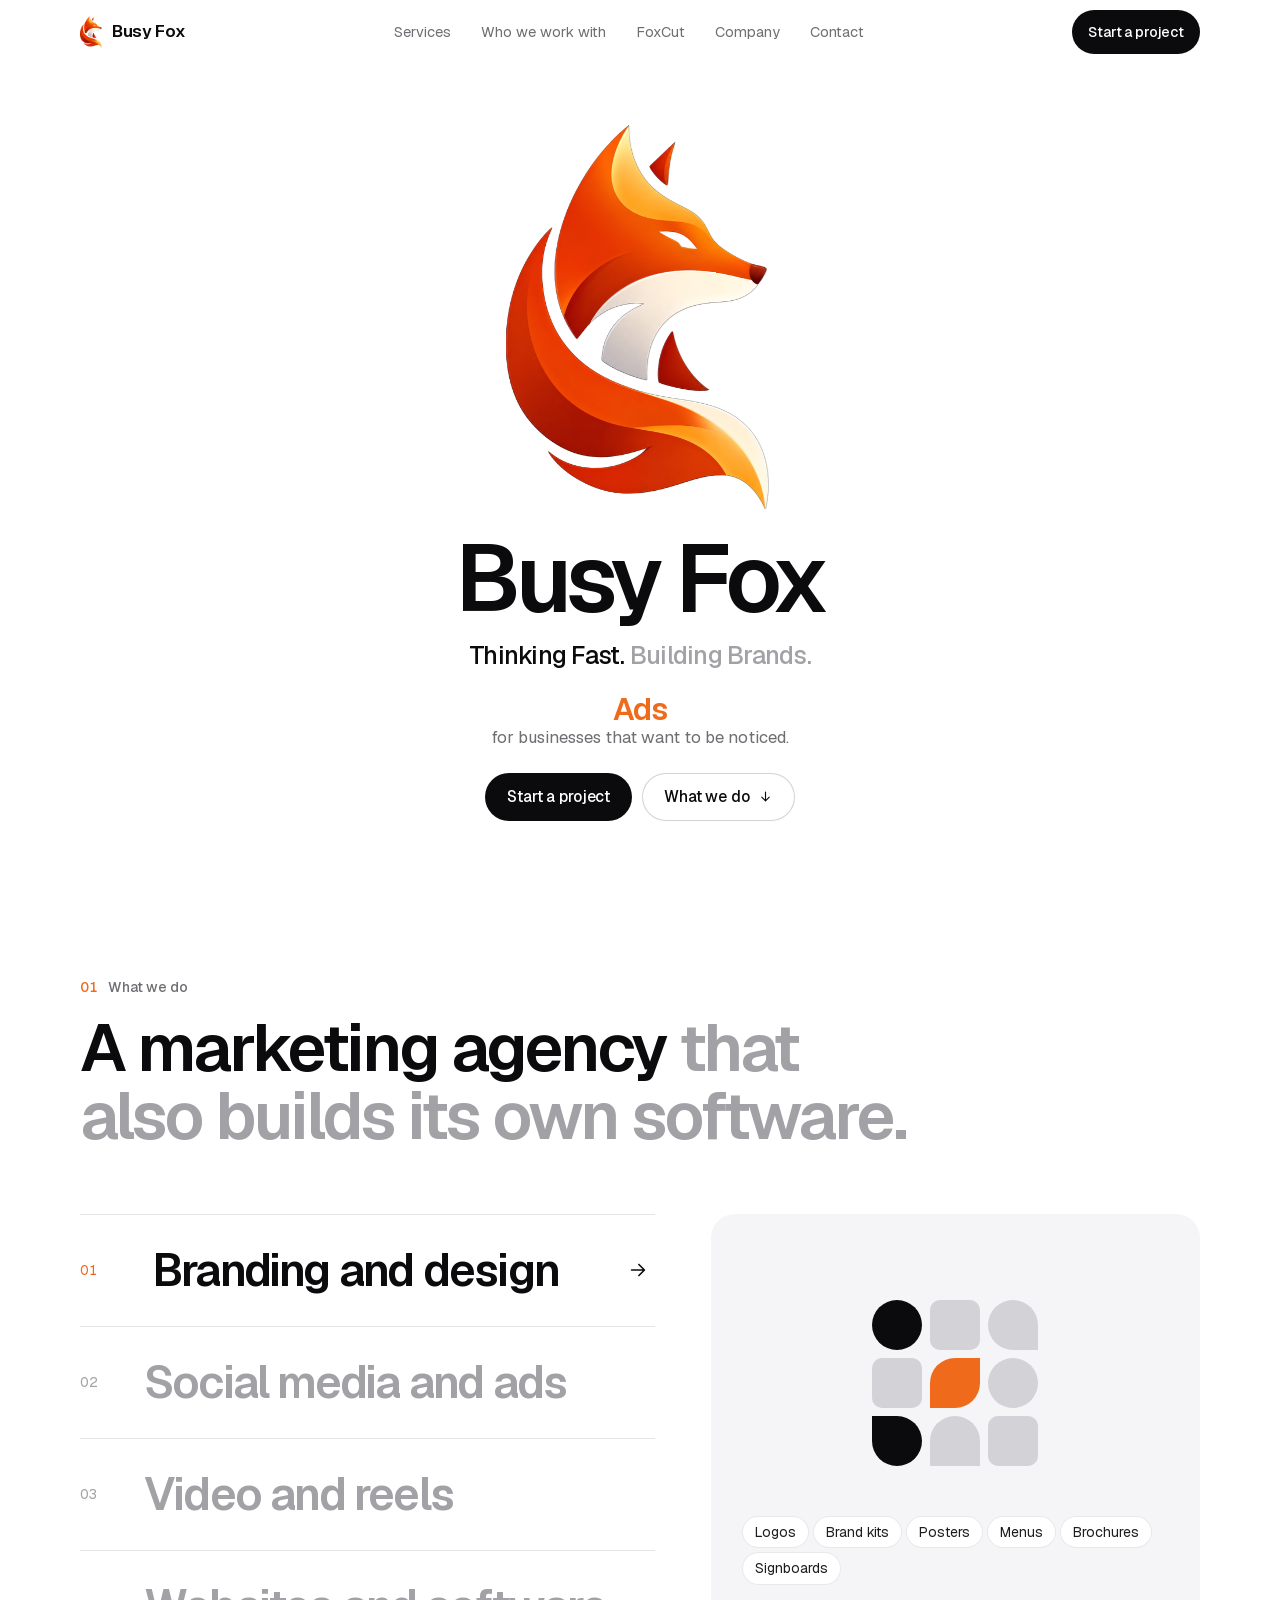
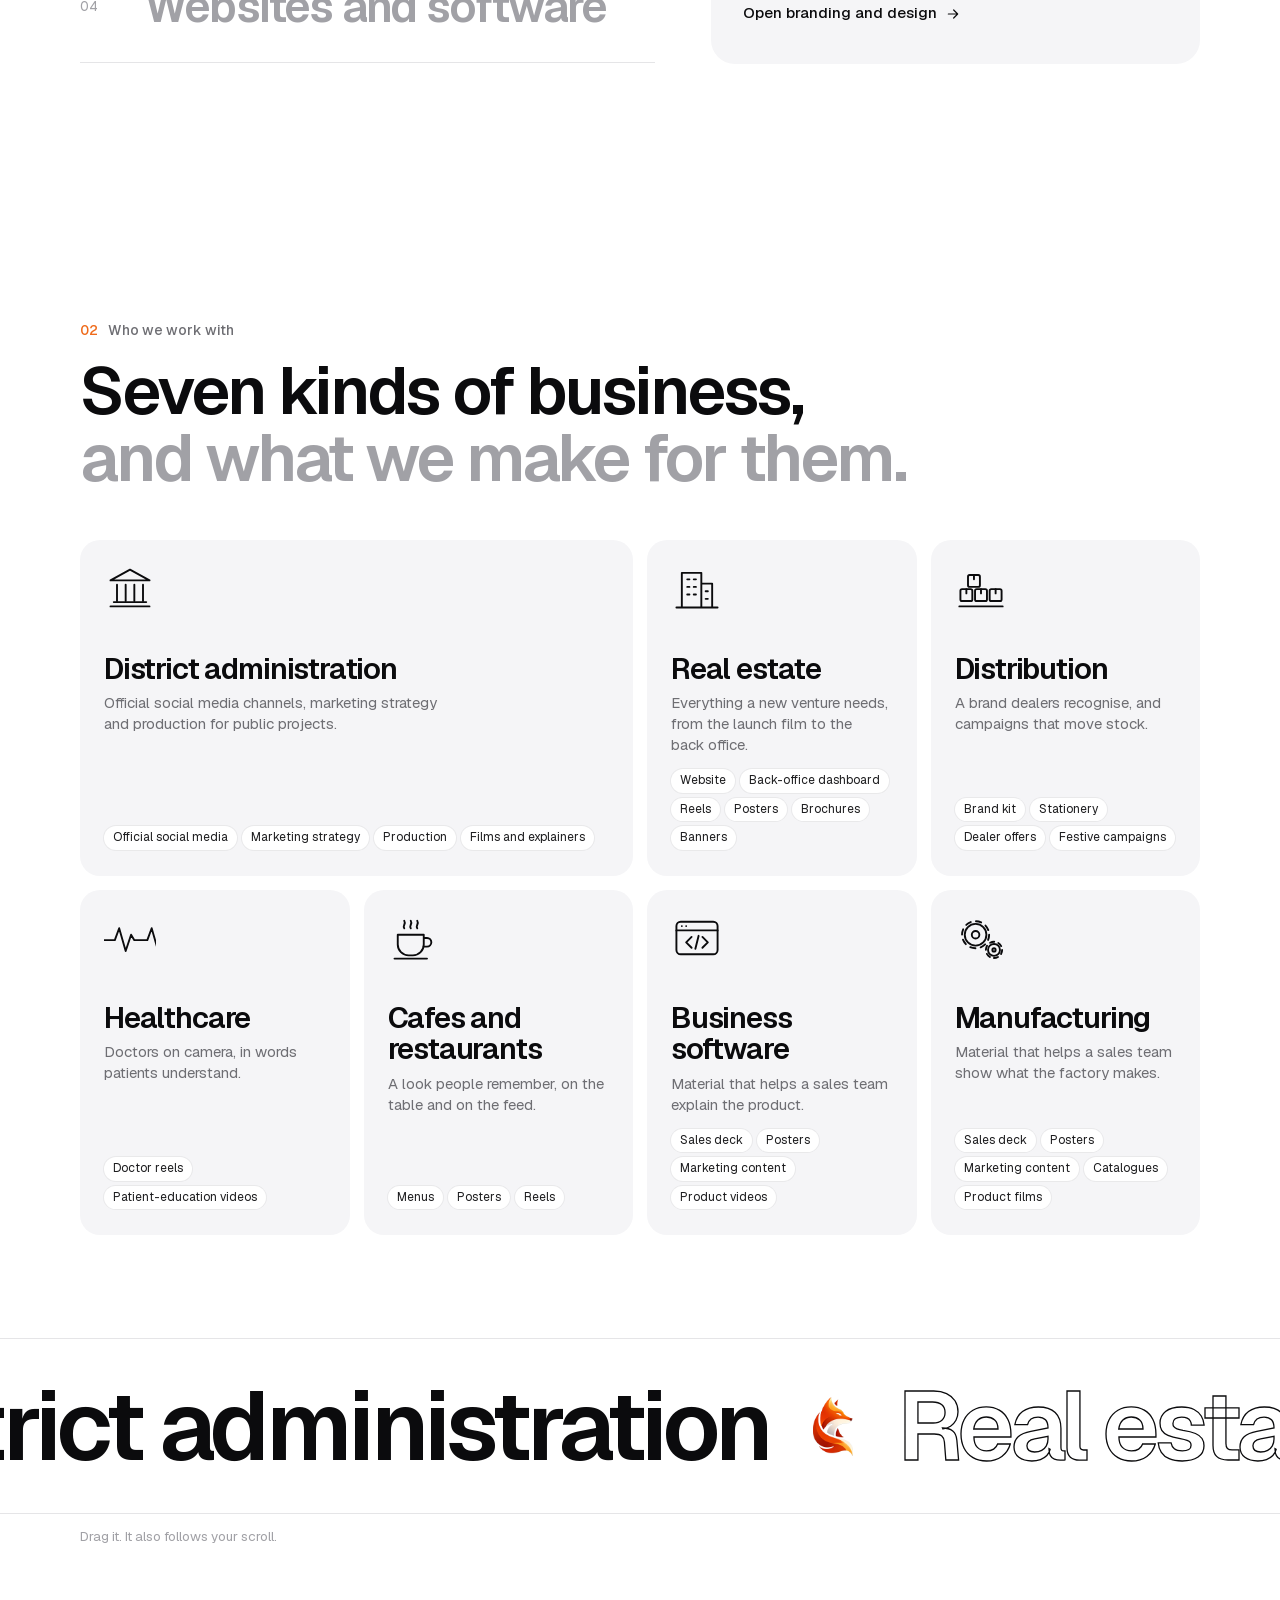
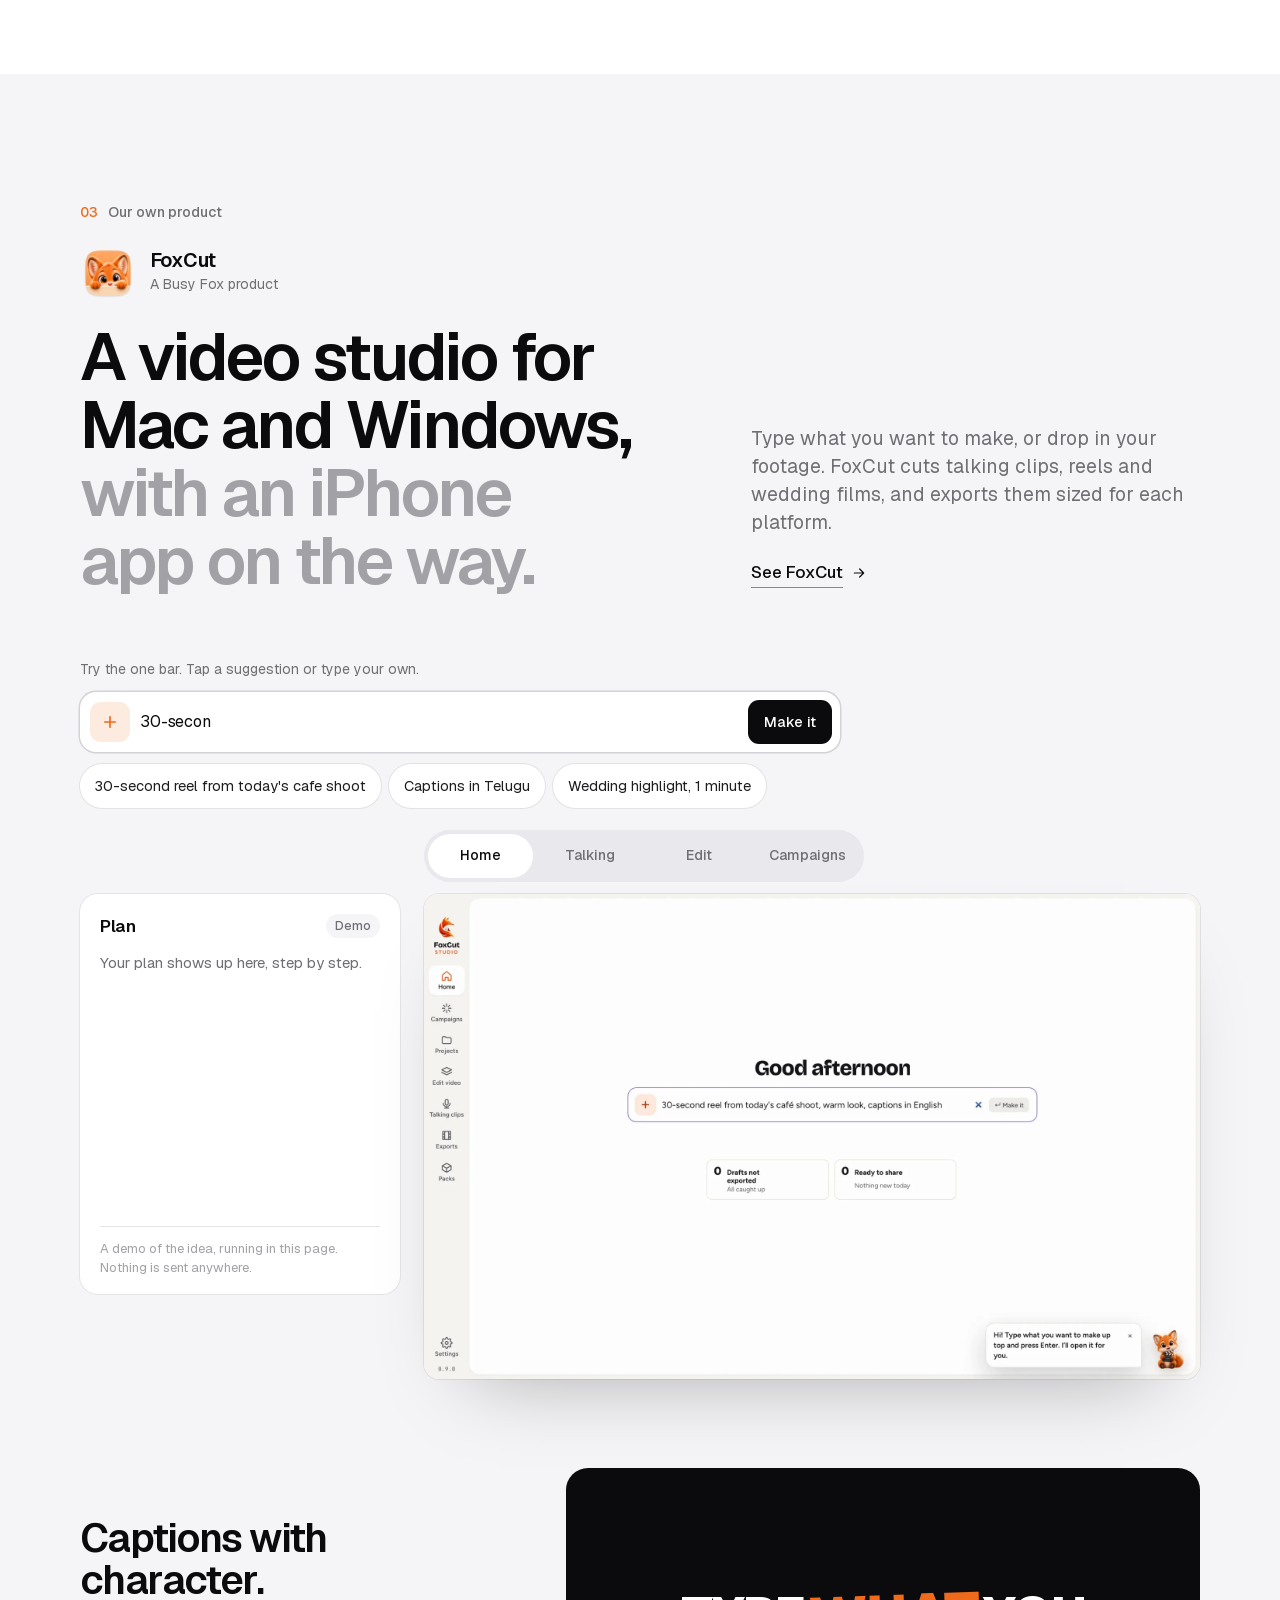
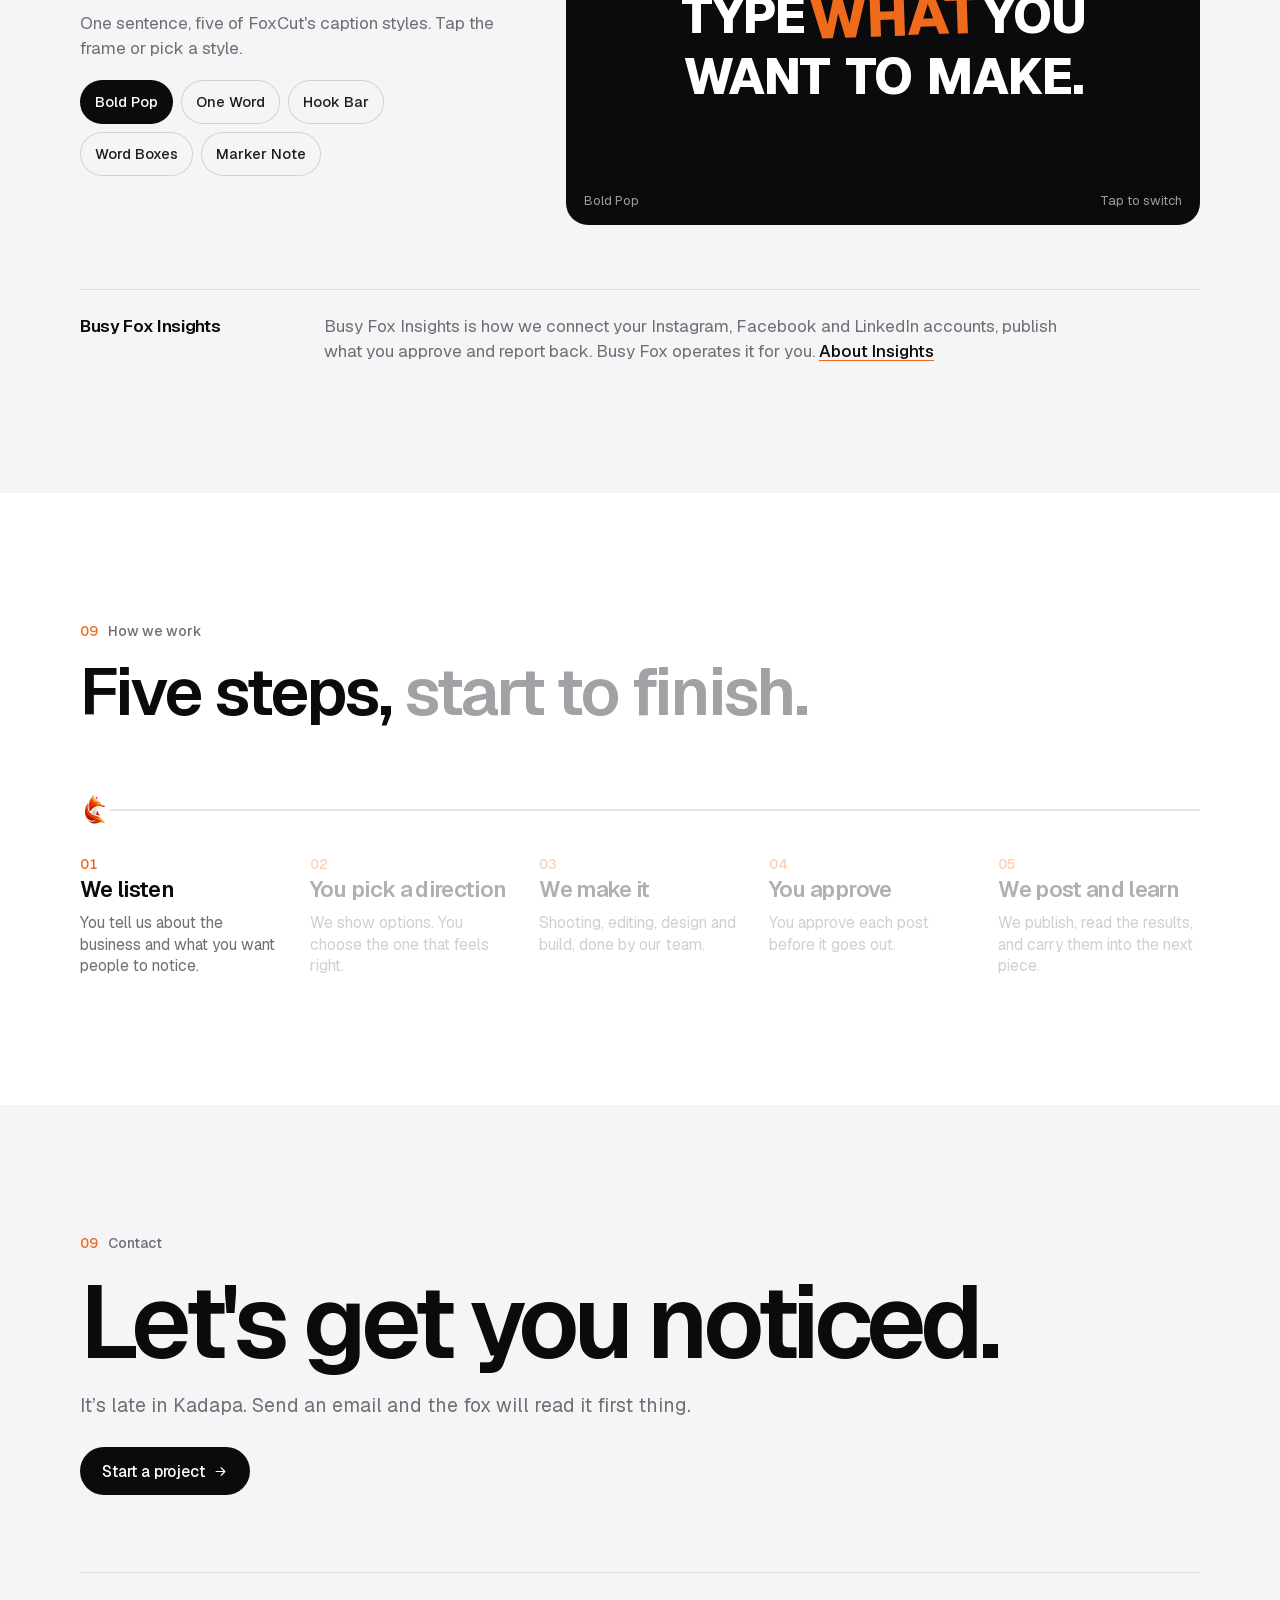
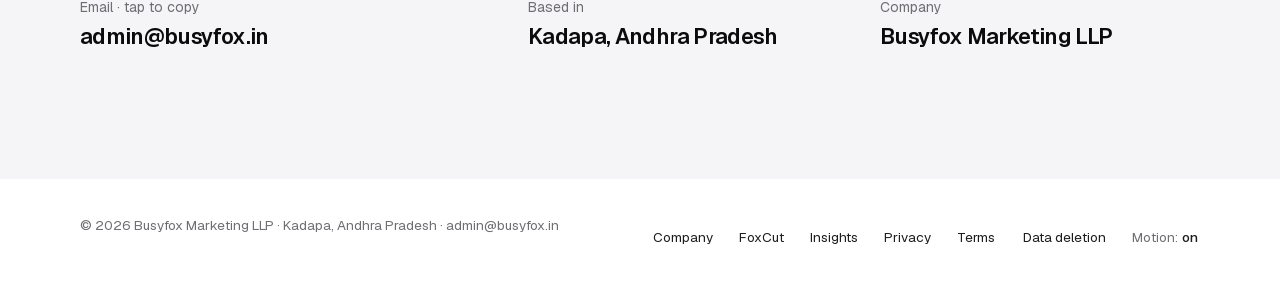
<file: index.html>
<!doctype html>
<html lang="en">
<head>
<meta charset="utf-8">
<meta name="viewport" content="width=device-width, initial-scale=1, viewport-fit=cover">
<title>Busy Fox · Thinking Fast. Building Brands.</title>
<meta name="description" content="Busy Fox is a marketing agency in Kadapa that also builds its own software. Brands, ads, reels and websites.">
<link rel="canonical" href="https://busyfox.in/">
<meta property="og:type" content="website">
<meta property="og:site_name" content="Busy Fox">
<meta property="og:title" content="Busy Fox · Thinking Fast. Building Brands.">
<meta property="og:description" content="Busy Fox is a marketing agency in Kadapa that also builds its own software. Brands, ads, reels and websites.">
<meta property="og:url" content="https://busyfox.in/">
<meta property="og:image" content="https://busyfox.in/assets/og.jpg">
<meta property="og:image:secure_url" content="https://busyfox.in/assets/og.jpg">
<meta property="og:image:type" content="image/jpeg">
<meta property="og:image:width" content="1200">
<meta property="og:image:height" content="630">
<meta property="og:image:alt" content="Busy Fox. Thinking Fast. Building Brands.">
<meta name="twitter:card" content="summary_large_image">
<meta name="twitter:image" content="https://busyfox.in/assets/og.jpg">
<meta name="theme-color" content="#ffffff">
<link rel="icon" href="assets/fox300.png">
<link rel="preload" as="font" type="font/woff2" href="assets/fonts/geist-latin.woff2" crossorigin>
<link rel="preload" as="image" href="assets/fox-mark.png">
<script>
(function(){
  var r = document.documentElement, pref = null;
  try { pref = localStorage.getItem('bf-motion'); } catch(e){}
  var reduce = window.matchMedia && window.matchMedia('(prefers-reduced-motion: reduce)').matches;
  var still = pref ? pref === 'off' : reduce;
  var sda = !still && window.CSS && CSS.supports && CSS.supports('animation-timeline: view()');
  r.className = 'js' + (still ? ' still' : '') + (sda ? ' sda' : '');
})();
</script>
<link rel="stylesheet" href="assets/site.css">
</head>
<body class="home">

<header class="head">
  <div class="wrap">
    <a class="brand" href="index.html#top" aria-label="Busy Fox, home">
      <span class="brand-slot" id="markSlot"><img id="mark" src="assets/fox-mark.png" alt="" width="467" height="680"></span>
      <span class="brand-word" id="brandWord">Busy Fox</span>
    </a>
    <nav class="nav" aria-label="Main">
      <a href="services.html">Services</a><a href="index.html#clients">Who we work with</a><a href="foxcut.html">FoxCut</a><a href="company.html">Company</a><a href="index.html#contact">Contact</a>
    </nav>
    <div class="head-cta">
      <a class="pill sm mag" href="mailto:admin@busyfox.in?subject=New%20project"><span>Start a project</span></a>
      <button class="menu-btn" id="menuBtn" aria-label="Menu" aria-expanded="false" aria-controls="sheet"><span></span><span></span></button>
    </div>
  </div>
  <div class="prog" id="prog" aria-hidden="true"></div>
</header>
<nav class="sheet" id="sheet" aria-label="Menu">
  <a href="services.html">Services</a><a href="index.html#clients">Who we work with</a><a href="foxcut.html">FoxCut</a><a href="company.html">Company</a><a href="insights.html">Insights</a><a href="index.html#contact">Contact</a>
</nav>
<div class="cur" id="cur" aria-hidden="true"><i>Open</i></div>

<main id="top">
<section class="hero" id="hero">
  <div class="fox-slot" id="foxSlot">
    <div class="fox-y"><div class="fox-fly" id="foxFly">
      <div class="fox-tilt" id="foxTilt">
        <div class="fox-hop" id="foxHop" role="button" tabindex="0" aria-label="Busy Fox logo. Press it to say hello.">
          <svg class="fox-line" viewBox="0 0 467 680" aria-hidden="true"><g transform="translate(0,680) scale(0.1,-0.1)"><path pathLength="1" d="M2045 6734 c-698 -618 -1168 -1557 -1202 -2399 -13 -340 52 -663 192 -950 61 -124 168 -295 191 -302 5 -2 49 45 96 105 236 297 471 445 791 497 98 16 257 20 257 7 0 -4 -30 -23 -67 -41 -370 -182 -587 -471 -633 -844 -7 -59 -7 -93 0 -106 36 -69 422 -256 673 -327 121 -34 132 -31 123 40 -3 29 -1 113 4 187 48 629 412 1016 1035 1098 44 6 141 15 215 21 396 32 569 111 738 340 57 76 142 229 142 255 0 22 -47 42 -166 69 -130 29 -227 66 -389 149 -238 121 -384 238 -455 365 -183 327 -216 359 -540 521 -297 149 -413 226 -543 358 -236 241 -359 558 -380 978 l-2 49 -80 -70z"/><path pathLength="1" d="M2705 6307 l-219 -213 27 -46 c37 -63 165 -197 232 -244 60 -41 74 -38 75 16 2 157 44 434 90 585 32 109 34 115 23 115 -5 0 -107 -96 -228 -213z"/><path pathLength="1" d="M710 4933 c-550 -589 -814 -1546 -669 -2423 71 -429 245 -762 547 -1051 448 -428 957 -554 1599 -394 76 19 166 43 201 54 34 10 62 15 62 11 0 -15 -94 -91 -162 -132 -229 -136 -471 -195 -761 -185 -290 10 -510 86 -723 248 -36 28 -67 49 -70 47 -12 -13 92 -147 190 -243 336 -333 798 -525 1259 -525 279 0 484 39 1017 193 247 72 345 89 523 95 102 3 180 0 220 -8 253 -49 475 -240 628 -538 28 -55 45 -79 49 -70 39 70 59 512 32 678 -95 574 -390 946 -918 1153 -153 60 -411 123 -669 162 -548 83 -904 186 -1280 370 -635 312 -1009 805 -1126 1486 -31 178 -34 542 -6 684 26 129 61 248 107 361 22 54 40 99 40 101 0 15 -30 -9 -90 -74z"/><path pathLength="1" d="M2862 3153 c-128 -188 -191 -393 -199 -649 -7 -213 -15 -200 157 -250 268 -78 594 -123 719 -98 41 9 39 13 -21 54 -79 53 -234 214 -310 320 -120 168 -205 350 -259 554 -15 60 -32 113 -38 119 -5 5 -24 -13 -49 -50z"/></g></svg>
          <img src="assets/fox-mark.png" alt="" width="467" height="680" fetchpriority="high" draggable="false">
        </div>
      </div>
    </div></div>
    <p class="quip" id="quip" hidden><span id="quipText">Poke the fox.</span></p>
  </div>
  <h1 aria-label="Busy Fox"><span class="w" aria-hidden="true"><i style="--d:0">Busy</i></span> <span class="w" aria-hidden="true"><i style="--d:1">Fox</i></span></h1>
  <p class="tag" aria-label="Thinking Fast. Building Brands."><span class="w" aria-hidden="true"><i style="--d:3">Thinking</i></span> <span class="w" aria-hidden="true"><i style="--d:4">Fast.</i></span> <span class="w g" aria-hidden="true"><i style="--d:5">Building</i></span> <span class="w g" aria-hidden="true"><i style="--d:6">Brands.</i></span></p>
  <p class="rot up" id="rot" style="--d:4" aria-label="Brands, ads, reels and websites"><b class="cur" aria-hidden="true">Brands</b><b aria-hidden="true">Ads</b><b aria-hidden="true">Reels</b><b aria-hidden="true">Websites</b></p>
  <p class="lede up" style="--d:5">for businesses that want to be noticed.</p>
  <div class="cta up" style="--d:6">
    <a class="pill mag" href="mailto:admin@busyfox.in?subject=New%20project"><span>Start a project</span></a>
    <a class="pill ghost mag" href="#services"><span>What we do<svg class="dn" viewBox="0 0 24 24" fill="none" stroke="currentColor" stroke-width="1.8" stroke-linecap="round" stroke-linejoin="round"><path d="M12 5v14M6 13l6 6 6-6"/></svg></span></a>
  </div>
</section>

<section class="sec" id="services">
  <div class="wrap">
    <div data-rv>
      <p class="eyebrow rv"><span class="num" data-n="1">01</span> What we do</p>
      <h2 class="h2" data-split>A marketing agency <em>that also builds its own software.</em></h2>
    </div>
    <div class="svc" id="svc" data-rv>
      <ol class="svc-list rv" id="svcList">
        <li><a class="svc-row on" href="services.html#branding" data-i="0"><span class="n">01</span><span class="nm">Branding and design</span><svg viewBox="0 0 24 24" fill="none" stroke="currentColor" stroke-width="1.8" stroke-linecap="round" stroke-linejoin="round" aria-hidden="true"><path d="M5 12h14M13 6l6 6-6 6"/></svg></a></li>
        <li><a class="svc-row" href="services.html#social" data-i="1"><span class="n">02</span><span class="nm">Social media and ads</span><svg viewBox="0 0 24 24" fill="none" stroke="currentColor" stroke-width="1.8" stroke-linecap="round" stroke-linejoin="round" aria-hidden="true"><path d="M5 12h14M13 6l6 6-6 6"/></svg></a></li>
        <li><a class="svc-row" href="services.html#video" data-i="2"><span class="n">03</span><span class="nm">Video and reels</span><svg viewBox="0 0 24 24" fill="none" stroke="currentColor" stroke-width="1.8" stroke-linecap="round" stroke-linejoin="round" aria-hidden="true"><path d="M5 12h14M13 6l6 6-6 6"/></svg></a></li>
        <li><a class="svc-row" href="services.html#web" data-i="3"><span class="n">04</span><span class="nm">Websites and software</span><svg viewBox="0 0 24 24" fill="none" stroke="currentColor" stroke-width="1.8" stroke-linecap="round" stroke-linejoin="round" aria-hidden="true"><path d="M5 12h14M13 6l6 6-6 6"/></svg></a></li>
      </ol>
      <div class="svc-stage rv" aria-live="polite">
        <div class="svc-pane on">
          <div class="ill" aria-hidden="true"><div class="ib">
            <i style="--k:0;--x:-70px;--y:-40px;--r:-80deg"></i><i style="--k:1;--x:10px;--y:-70px;--r:60deg"></i><i style="--k:2;--x:80px;--y:-30px;--r:120deg"></i>
            <i style="--k:3;--x:-90px;--y:10px;--r:40deg"></i><i style="--k:4;--x:0px;--y:30px;--r:-160deg"></i><i style="--k:5;--x:90px;--y:20px;--r:-50deg"></i>
            <i style="--k:6;--x:-60px;--y:70px;--r:100deg"></i><i style="--k:7;--x:20px;--y:80px;--r:-30deg"></i><i style="--k:8;--x:70px;--y:60px;--r:75deg"></i>
          </div></div>
          <ul><li style="--k:0">Logos</li><li style="--k:1">Brand kits</li><li style="--k:2">Posters</li><li style="--k:3">Menus</li><li style="--k:4">Brochures</li><li style="--k:5">Signboards</li></ul>
          <a class="svc-go" href="services.html#branding">Open branding and design<svg viewBox="0 0 24 24" fill="none" stroke="currentColor" stroke-width="1.8" stroke-linecap="round" stroke-linejoin="round" aria-hidden="true"><path d="M5 12h14M13 6l6 6-6 6"/></svg></a>
        </div>
        <div class="svc-pane">
          <div class="ill" aria-hidden="true"><div class="is"><i style="--k:0;--h:28%"></i><i style="--k:1;--h:42%"></i><i style="--k:2;--h:36%"></i><i style="--k:3;--h:58%"></i><i style="--k:4;--h:50%"></i><i style="--k:5;--h:74%"></i><i style="--k:6;--h:96%"></i></div></div>
          <ul><li style="--k:0">Content calendars</li><li style="--k:1">Instagram, Facebook and LinkedIn publishing</li><li style="--k:2">Meta and Google ads</li><li style="--k:3">WhatsApp Business marketing</li><li style="--k:4">Monthly report</li></ul>
          <a class="svc-go" href="services.html#social">Open social media and ads<svg viewBox="0 0 24 24" fill="none" stroke="currentColor" stroke-width="1.8" stroke-linecap="round" stroke-linejoin="round" aria-hidden="true"><path d="M5 12h14M13 6l6 6-6 6"/></svg></a>
        </div>
        <div class="svc-pane">
          <div class="ill" aria-hidden="true"><div class="iv"><div class="iv-screen"><span class="iv-play"></span><span class="iv-bar"></span></div><div class="iv-tl"><i style="flex:3"></i><i style="flex:2"></i><i style="flex:4"></i><i style="flex:1.5"></i><i style="flex:2.5"></i><b class="iv-head"></b></div></div></div>
          <ul><li style="--k:0">Reels</li><li style="--k:1">Ads</li><li style="--k:2">Launch films</li><li style="--k:3">Event and wedding films</li><li style="--k:4">Doctor videos</li></ul>
          <a class="svc-go" href="services.html#video">Open video and reels<svg viewBox="0 0 24 24" fill="none" stroke="currentColor" stroke-width="1.8" stroke-linecap="round" stroke-linejoin="round" aria-hidden="true"><path d="M5 12h14M13 6l6 6-6 6"/></svg></a>
        </div>
        <div class="svc-pane">
          <div class="ill" aria-hidden="true"><div class="iw"><div class="iw-top"><s></s><s></s><s></s><span class="iw-url">busyfox.in</span></div><div class="iw-body"><b style="--k:0"></b><div><i style="--k:1"></i><i style="--k:2"></i><i style="--k:3"></i></div></div></div></div>
          <ul><li style="--k:0">Client websites</li><li style="--k:1">Business tools</li><li style="--k:2">Our own products</li></ul>
          <a class="svc-go" href="services.html#web">Open websites and software<svg viewBox="0 0 24 24" fill="none" stroke="currentColor" stroke-width="1.8" stroke-linecap="round" stroke-linejoin="round" aria-hidden="true"><path d="M5 12h14M13 6l6 6-6 6"/></svg></a>
        </div>
      </div>
    </div>
  </div>
</section>

<section class="sec clients" id="clients">
  <div class="wrap">
    <div data-rv>
      <p class="eyebrow rv"><span class="num" data-n="2">02</span> Who we work with</p>
      <h2 class="h2" data-split>Seven kinds of business, <em>and what we make for them.</em></h2>
    </div>
    <ul class="wall" id="wall" data-rv>
      <li class="rv wide"><div class="tile" data-c="0" tabindex="0"><svg class="ico" viewBox="0 0 48 48" aria-hidden="true"><path class="i-roof" d="M6 17 24 7l18 10z"/><path class="i-col" style="--n:0" d="M12 21v15"/><path class="i-col" style="--n:1" d="M20 21v15"/><path class="i-col" style="--n:2" d="M28 21v15"/><path class="i-col" style="--n:3" d="M36 21v15"/><path d="M6 41h36M9 37h30"/></svg><h3>District administration</h3><p>Official social media channels, marketing strategy and production for public projects.</p><ul class="tl-tags"><li>Official social media</li><li>Marketing strategy</li><li>Production</li><li>Films and explainers</li></ul></div></li>
      <li class="rv"><div class="tile" data-c="1" tabindex="0"><svg class="ico" viewBox="0 0 48 48" aria-hidden="true"><path d="M10 42V10h18v32M28 20h10v22M5 42h38"/><path class="i-win" style="--n:0" d="M15 16h2"/><path class="i-win" style="--n:1" d="M21 16h2"/><path class="i-win" style="--n:2" d="M15 23h2"/><path class="i-win" style="--n:3" d="M21 23h2"/><path class="i-win" style="--n:4" d="M15 30h2"/><path class="i-win" style="--n:5" d="M21 30h2"/><path class="i-win" style="--n:2" d="M32 27h2"/><path class="i-win" style="--n:4" d="M32 34h2"/></svg><h3>Real estate</h3><p>Everything a new venture needs, from the launch film to the back office.</p><ul class="tl-tags"><li>Website</li><li>Back-office dashboard</li><li>Reels</li><li>Posters</li><li>Brochures</li><li>Banners</li></ul></div></li>
      <li class="rv"><div class="tile" data-c="2" tabindex="0"><svg class="ico" viewBox="0 0 48 48" aria-hidden="true"><g class="i-box" style="--n:2"><rect x="5" y="25" width="11" height="11" rx="1.5"/><path d="M10.5 25v4"/></g><g class="i-box" style="--n:1"><rect x="18.5" y="25" width="11" height="11" rx="1.5"/><path d="M24 25v4"/></g><g class="i-box" style="--n:0"><rect x="32" y="25" width="11" height="11" rx="1.5"/><path d="M37.5 25v4"/></g><g class="i-box" style="--n:1"><rect x="12" y="12" width="11" height="11" rx="1.5"/><path d="M17.5 12v4"/></g><path d="M4 41h40"/></svg><h3>Distribution</h3><p>A brand dealers recognise, and campaigns that move stock.</p><ul class="tl-tags"><li>Brand kit</li><li>Stationery</li><li>Dealer offers</li><li>Festive campaigns</li></ul></div></li>
      <li class="rv"><div class="tile" data-c="3" tabindex="0"><svg class="ico" viewBox="0 0 48 48" aria-hidden="true"><path class="i-pulse" d="M0 26h10l4-11 6 21 5-15 3 5h12l4-11 6 21 5-15 3 5h12l4-11 6 21 5-15 3 5h10"/></svg><h3>Healthcare</h3><p>Doctors on camera, in words patients understand.</p><ul class="tl-tags"><li>Doctor reels</li><li>Patient-education videos</li></ul></div></li>
      <li class="rv"><div class="tile" data-c="4" tabindex="0"><svg class="ico" viewBox="0 0 48 48" aria-hidden="true"><path d="M9 21h24v9a10 10 0 0 1-10 10h-4A10 10 0 0 1 9 30zM33 24h3a4 4 0 0 1 0 8h-3.5M6 43h30"/><path class="i-steam" style="--n:0" d="M15 15c-2-2 2-4 0-7"/><path class="i-steam" style="--n:1" d="M21 15c-2-2 2-4 0-7"/><path class="i-steam" style="--n:2" d="M27 15c-2-2 2-4 0-7"/></svg><h3>Cafes and restaurants</h3><p>A look people remember, on the table and on the feed.</p><ul class="tl-tags"><li>Menus</li><li>Posters</li><li>Reels</li></ul></div></li>
      <li class="rv"><div class="tile" data-c="5" tabindex="0"><svg class="ico" viewBox="0 0 48 48" aria-hidden="true"><rect x="5" y="9" width="38" height="30" rx="4"/><path d="M5 17h38M10 13h.01M14 13h.01"/><path class="i-bl" d="M19 23l-5 5 5 5"/><path class="i-br" d="M29 23l5 5-5 5"/><path d="M25.5 22l-3 12"/></svg><h3>Business software</h3><p>Material that helps a sales team explain the product.</p><ul class="tl-tags"><li>Sales deck</li><li>Posters</li><li>Marketing content</li><li>Product videos</li></ul></div></li>
      <li class="rv"><div class="tile" data-c="6" tabindex="0"><svg class="ico" viewBox="0 0 48 48" aria-hidden="true"><g class="i-gear"><circle cx="19" cy="21" r="12.5" stroke-width="4.5" stroke-dasharray="4.900 4.918" stroke-linecap="butt"/><circle cx="19" cy="21" r="10"/><circle cx="19" cy="21" r="3.5"/></g><g class="i-gear2"><circle cx="36" cy="35" r="7.5" stroke-width="3.5" stroke-dasharray="3.900 3.954" stroke-linecap="butt"/><circle cx="36" cy="35" r="5.5"/><circle cx="36" cy="35" r="1.5"/></g></svg><h3>Manufacturing</h3><p>Material that helps a sales team show what the factory makes.</p><ul class="tl-tags"><li>Sales deck</li><li>Posters</li><li>Marketing content</li><li>Catalogues</li><li>Product films</li></ul></div></li>
    </ul>
  </div>
  <div class="mq" id="mq" aria-hidden="true">
    <div class="mq-track" id="mqTrack"><span>District administration</span><img src="assets/fox-mark.png" alt="" loading="lazy" draggable="false"><span>Real estate</span><img src="assets/fox-mark.png" alt="" loading="lazy" draggable="false"><span>Distribution</span><img src="assets/fox-mark.png" alt="" loading="lazy" draggable="false"><span>Healthcare</span><img src="assets/fox-mark.png" alt="" loading="lazy" draggable="false"><span>Cafes and restaurants</span><img src="assets/fox-mark.png" alt="" loading="lazy" draggable="false"><span>Business software</span><img src="assets/fox-mark.png" alt="" loading="lazy" draggable="false"><span>Manufacturing</span><img src="assets/fox-mark.png" alt="" loading="lazy" draggable="false"></div>
  </div>
  <div class="wrap"><p class="mq-hint">Drag it. It also follows your scroll.</p></div>
</section>

<section class="sec fc" id="foxcut">
  <div class="wrap">
    <div class="fc-top" data-rv>
      <div>
        <p class="eyebrow rv" style="margin-bottom:22px"><span class="num" data-n="3">03</span> Our own product</p>
        <div class="fc-id rv"><img src="assets/foxcut/icon.png" alt="" width="56" height="56" loading="lazy"><div><b>FoxCut</b><span>A Busy Fox product</span></div></div>
        <h2 class="h2" data-split style="margin-top:22px">A video studio for Mac and Windows, <em>with an iPhone app on the way.</em></h2>
      </div>
      <div class="fc-copy rv">
        <p>Type what you want to make, or drop in your footage. FoxCut cuts talking clips, reels and wedding films, and exports them sized for each platform.</p>
        <a class="link" href="foxcut.html"><span class="ul">See FoxCut</span><svg viewBox="0 0 24 24" fill="none" stroke="currentColor" stroke-width="1.8" stroke-linecap="round" stroke-linejoin="round"><path d="M5 12h14M13 6l6 6-6 6"/></svg></a>
      </div>
    </div>

    <div class="toy" id="toy">
      <div data-rv>
        <p class="toy-label rv">Try the one bar. Tap a suggestion or type your own.</p>
        <form class="bar rv" id="bar" autocomplete="off">
          <span class="bar-plus" aria-hidden="true"><svg viewBox="0 0 24 24" fill="none" stroke="currentColor" stroke-width="2.2" stroke-linecap="round"><path d="M12 5v14M5 12h14"/></svg></span>
          <input id="barIn" type="text" placeholder="What do you want to make?" aria-label="What do you want to make?" enterkeyhint="go" maxlength="90">
          <button class="bar-go" type="submit">Make it</button>
        </form>
        <div class="chips rv" id="chips">
          <button type="button" data-p="reel">30-second reel from today's cafe shoot</button>
          <button type="button" data-p="captions">Captions in Telugu</button>
          <button type="button" data-p="wedding">Wedding highlight, 1 minute</button>
        </div>
      </div>
      <div class="toy-grid">
        <div class="plan" data-rv>
          <p class="plan-h rv">Plan <span>Demo</span></p>
          <ol id="planList" aria-live="polite"><li class="hint" style="--k:0">Your plan shows up here, step by step.</li></ol>
          <p class="plan-f">A demo of the idea, running in this page. Nothing is sent anywhere.</p>
        </div>
        <div>
          <div class="tabs" role="tablist" aria-label="FoxCut screens">
            <button role="tab" aria-selected="true" data-i="0">Home</button>
            <button role="tab" aria-selected="false" data-i="1">Talking</button>
            <button role="tab" aria-selected="false" data-i="2">Edit</button>
            <button role="tab" aria-selected="false" data-i="3">Campaigns</button>
          </div>
          <div class="stage-slot" id="stageSlot">
            <div class="stage" id="stage">
              <img class="on" style="--fx:53%;--fy:46%" src="assets/foxcut/home-typed.webp" alt="FoxCut home screen with a typed request" width="2000" height="1250" loading="lazy" decoding="async">
              <img style="--fx:54%;--fy:24%" src="assets/foxcut/talking.webp" alt="FoxCut talking clips screen" width="2000" height="1250" loading="lazy" decoding="async">
              <img style="--fx:34%;--fy:21%" src="assets/foxcut/edit.webp" alt="FoxCut edit screen: talking clip, reel or wedding film" width="2000" height="1250" loading="lazy" decoding="async">
              <img style="--fx:11%;--fy:3%" src="assets/foxcut/campaigns.webp" alt="FoxCut campaigns screen" width="2000" height="1250" loading="lazy" decoding="async">
            </div>
          </div>
        </div>
      </div>
    </div>

    <div class="capx" data-rv>
      <div class="rv">
        <h3>Captions with character.</h3>
        <p>One sentence, five of FoxCut's caption styles. Tap the frame or pick a style.</p>
        <div class="cap-btns" id="capBtns">
          <button type="button" data-s="pop" aria-pressed="true">Bold Pop</button>
          <button type="button" data-s="one" aria-pressed="false">One Word</button>
          <button type="button" data-s="hook" aria-pressed="false">Hook Bar</button>
          <button type="button" data-s="boxes" aria-pressed="false">Word Boxes</button>
          <button type="button" data-s="note" aria-pressed="false">Marker Note</button>
        </div>
      </div>
      <button type="button" class="cap rv" id="cap" data-s="pop" aria-label="Caption style preview. Press to switch style.">
        <span class="cap-line" id="capLine"><span>Type</span><span>what</span><span>you</span><span>want</span><span>to</span><span>make.</span></span>
        <span class="cap-name" id="capName">Bold Pop</span><span class="cap-tap">Tap to switch</span>
      </button>
    </div>

    <div class="insights" data-rv>
      <b class="rv">Busy Fox Insights</b>
      <p class="rv">Busy Fox Insights is how we connect your Instagram, Facebook and LinkedIn accounts, publish what you approve and report back. Busy Fox operates it for you. <a class="tlink" href="insights.html">About Insights</a></p>
    </div>
  </div>
</section>

<section class="sec how" id="how">
  <div class="wrap">
    <div data-rv>
      <p class="eyebrow rv"><span class="num" data-n="4">04</span> How we work</p>
      <h2 class="h2" data-split>Five steps, <em>start to finish.</em></h2>
    </div>
    <div class="stepper" id="stepper">
      <div class="st-line" aria-hidden="true"><i id="stFill"></i></div>
      <div class="runner" id="runner" aria-hidden="true"><img src="assets/fox-mark.png" alt="" loading="lazy"></div>
      <ol class="steps" id="steps">
        <li><span class="n">01</span><h3>We listen</h3><p>You tell us about the business and what you want people to notice.</p></li>
        <li><span class="n">02</span><h3>You pick a direction</h3><p>We show options. You choose the one that feels right.</p></li>
        <li><span class="n">03</span><h3>We make it</h3><p>Shooting, editing, design and build, done by our team.</p></li>
        <li><span class="n">04</span><h3>You approve</h3><p>You approve each post before it goes out.</p></li>
        <li><span class="n">05</span><h3>We post and learn</h3><p>We publish, read the results, and carry them into the next piece.</p></li>
      </ol>
    </div>
  </div>
</section>

<section class="sec contact" id="contact">
  <div class="wrap">
    <div data-rv>
      <p class="eyebrow rv"><span class="num" data-n="5">05</span> Contact</p>
      <h2 class="h2" data-split>Let's get you noticed.</h2>
      <p class="greet rv" id="greet">Hello from Kadapa.</p>
      <div class="cta rv">
        <a class="pill mag" href="mailto:admin@busyfox.in?subject=New%20project"><span>Start a project<svg class="rt" viewBox="0 0 24 24" fill="none" stroke="currentColor" stroke-width="1.8" stroke-linecap="round" stroke-linejoin="round"><path d="M5 12h14M13 6l6 6-6 6"/></svg></span></a>
      </div>
    </div>
    <div class="cgrid" data-rv>
      <button type="button" class="cg rv" id="mail" data-mail="admin@busyfox.in"><small>Email · tap to copy</small><strong><span class="ul">admin@busyfox.in</span><span class="copied" role="status">Copied</span></strong></button>
      <div class="rv"><small>Based in</small><strong>Kadapa, Andhra Pradesh</strong></div>
      <div class="rv"><small>Company</small><strong>Busyfox Marketing LLP</strong></div>
    </div>
  </div>
</section>
</main>

<footer class="foot" id="foot">
  <div class="wrap">
    <p>© 2026 Busyfox Marketing LLP · Kadapa, Andhra Pradesh · admin@busyfox.in</p>
    <nav aria-label="Footer"><a href="company.html">Company</a><a href="foxcut.html">FoxCut</a><a href="insights.html">Insights</a><a href="privacy.html">Privacy</a><a href="terms.html">Terms</a><a href="data-deletion.html">Data deletion</a><button type="button" id="motionBtn" aria-label="Toggle motion">Motion:<b id="motionState">on</b></button></nav>
  </div>
</footer>

<script src="assets/site.js" defer></script>
</body>
</html>
</file>
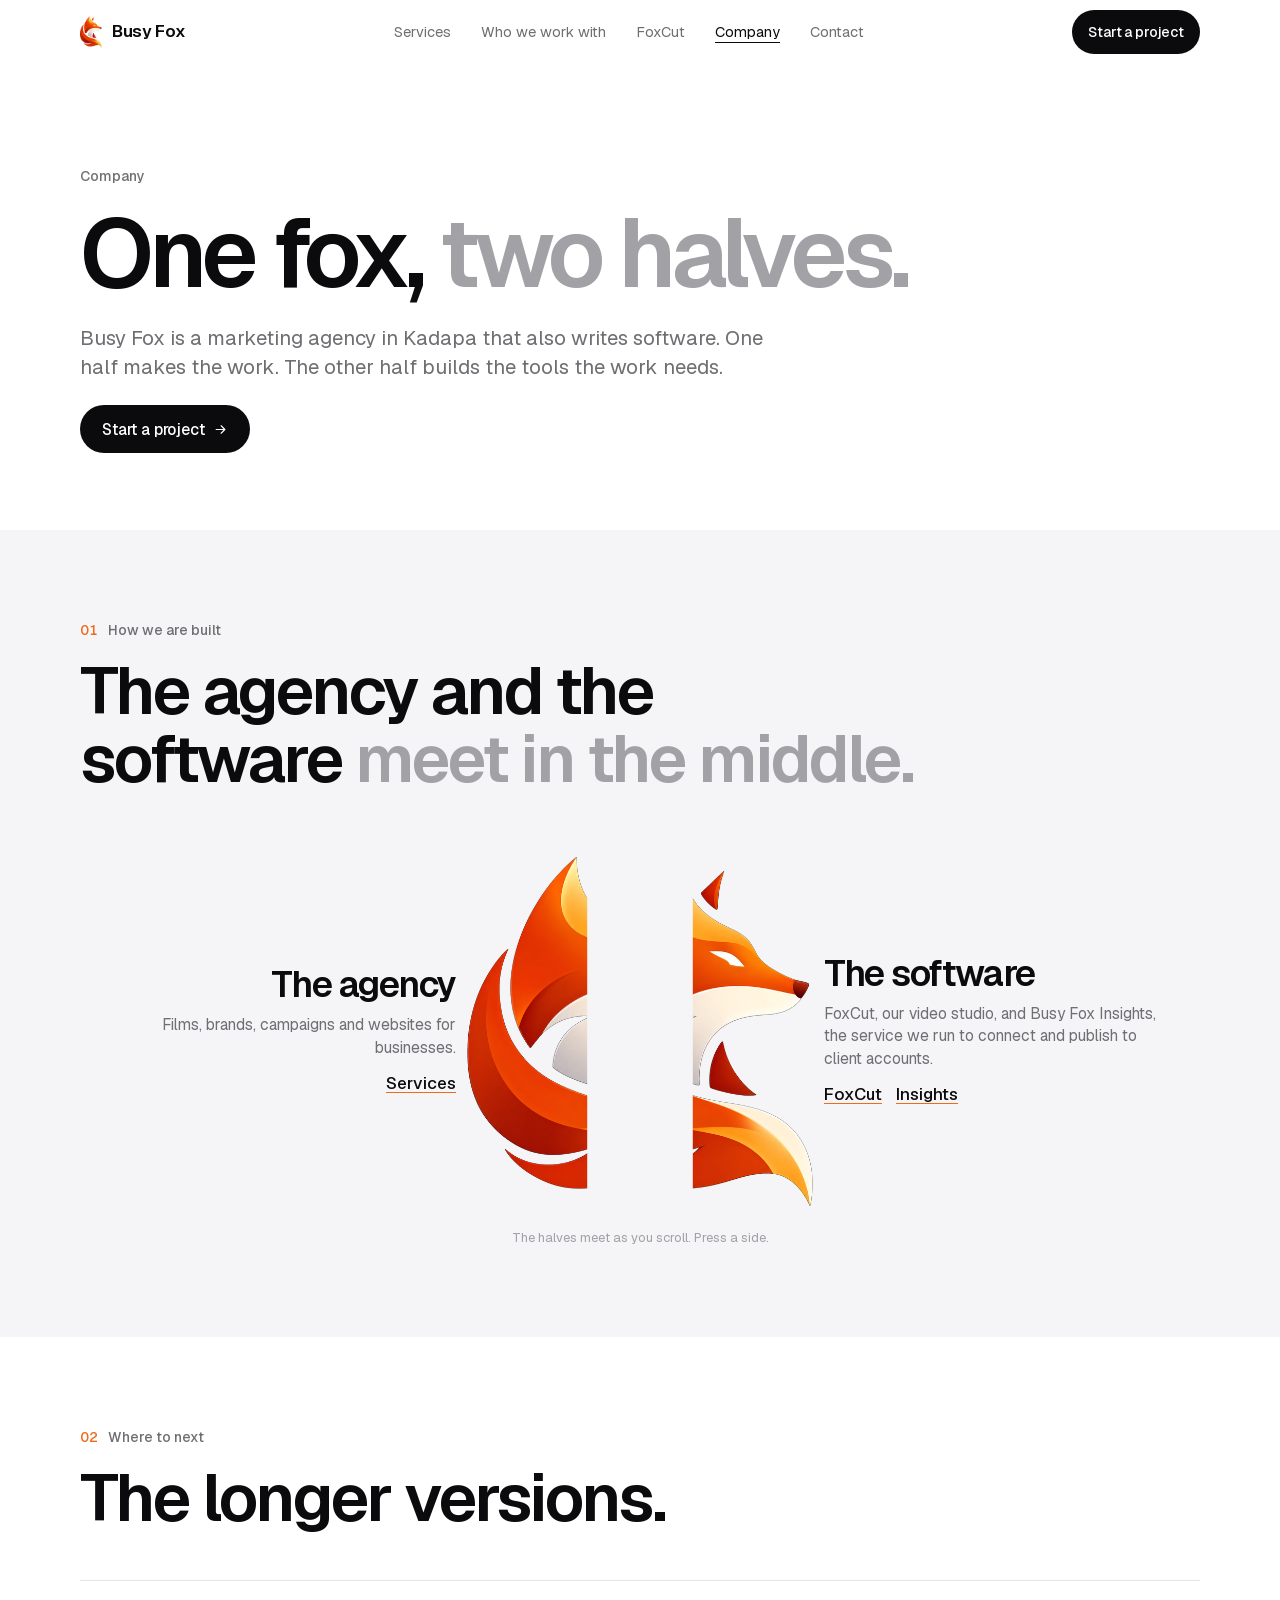
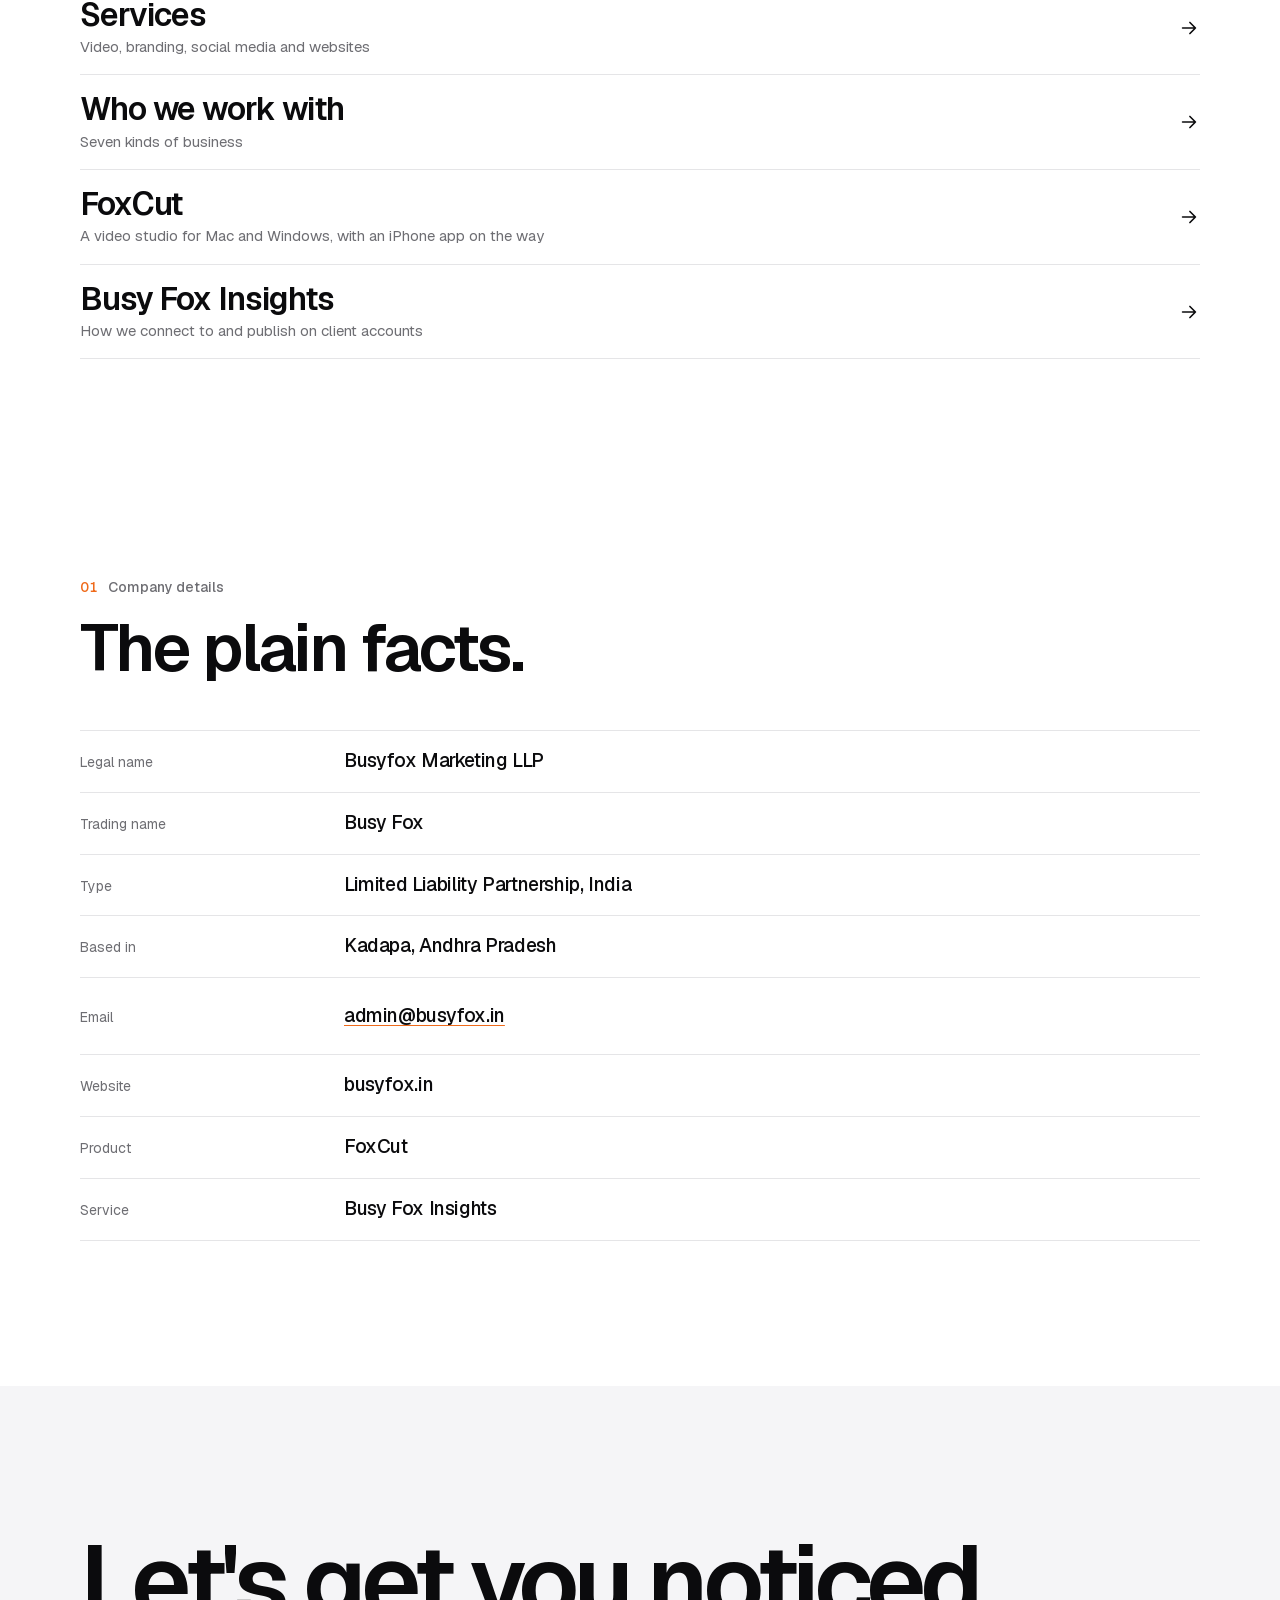
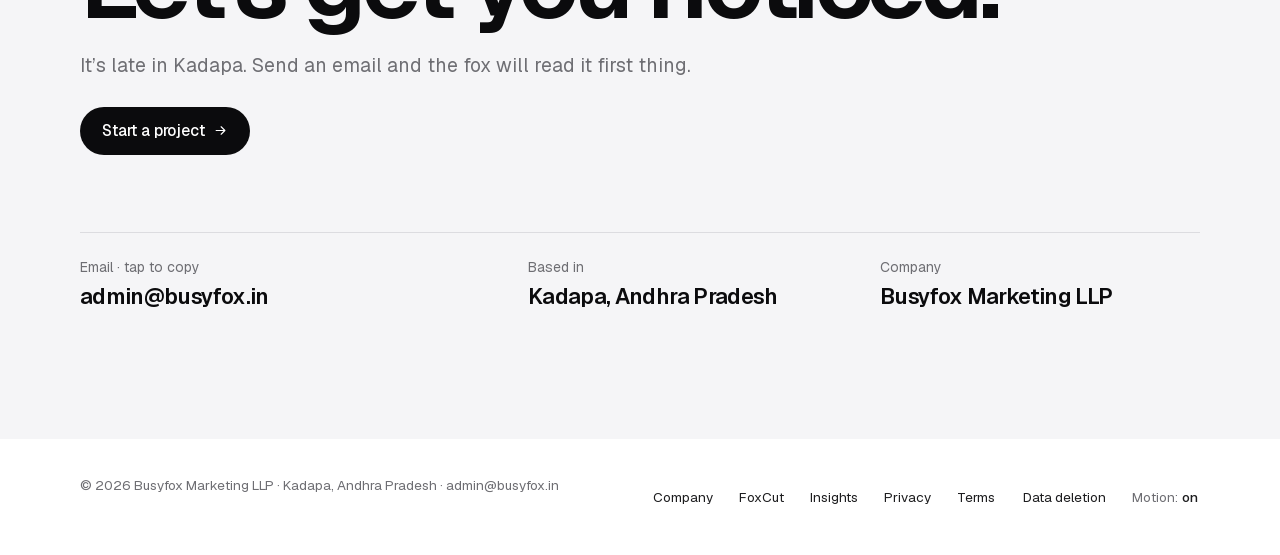
<file: company.html>
<!doctype html>
<html lang="en">
<head>
<meta charset="utf-8">
<meta name="viewport" content="width=device-width, initial-scale=1, viewport-fit=cover">
<title>Company · Busy Fox</title>
<meta name="description" content="Busy Fox is the trading name of Busyfox Marketing LLP, a marketing agency in Kadapa, Andhra Pradesh that also builds its own software.">
<link rel="canonical" href="https://busyfox.in/company.html">
<meta property="og:type" content="website">
<meta property="og:site_name" content="Busy Fox">
<meta property="og:title" content="Company · Busy Fox">
<meta property="og:description" content="Busy Fox is the trading name of Busyfox Marketing LLP, a marketing agency in Kadapa, Andhra Pradesh that also builds its own software.">
<meta property="og:url" content="https://busyfox.in/company.html">
<meta property="og:image" content="https://busyfox.in/assets/og.jpg">
<meta property="og:image:secure_url" content="https://busyfox.in/assets/og.jpg">
<meta property="og:image:type" content="image/jpeg">
<meta property="og:image:width" content="1200">
<meta property="og:image:height" content="630">
<meta property="og:image:alt" content="Busy Fox. Thinking Fast. Building Brands.">
<meta name="twitter:card" content="summary_large_image">
<meta name="twitter:image" content="https://busyfox.in/assets/og.jpg">
<meta name="theme-color" content="#ffffff">
<link rel="icon" href="assets/fox300.png">
<link rel="preload" as="font" type="font/woff2" href="assets/fonts/geist-latin.woff2" crossorigin>
<link rel="preload" as="image" href="assets/fox-mark.png">
<script>
(function(){
  var r = document.documentElement, pref = null;
  try { pref = localStorage.getItem('bf-motion'); } catch(e){}
  var reduce = window.matchMedia && window.matchMedia('(prefers-reduced-motion: reduce)').matches;
  var still = pref ? pref === 'off' : reduce;
  var sda = !still && window.CSS && CSS.supports && CSS.supports('animation-timeline: view()');
  r.className = 'js' + (still ? ' still' : '') + (sda ? ' sda' : '');
})();
</script>
<link rel="stylesheet" href="assets/site.css">
</head>
<body>

<header class="head">
  <div class="wrap">
    <a class="brand" href="index.html#top" aria-label="Busy Fox, home">
      <span class="brand-slot" id="markSlot"><img id="mark" src="assets/fox-mark.png" alt="" width="467" height="680"></span>
      <span class="brand-word" id="brandWord">Busy Fox</span>
    </a>
    <nav class="nav" aria-label="Main">
      <a href="services.html">Services</a><a href="index.html#clients">Who we work with</a><a href="foxcut.html">FoxCut</a><a href="company.html" aria-current="page">Company</a><a href="index.html#contact">Contact</a>
    </nav>
    <div class="head-cta">
      <a class="pill sm mag" href="mailto:admin@busyfox.in?subject=New%20project"><span>Start a project</span></a>
      <button class="menu-btn" id="menuBtn" aria-label="Menu" aria-expanded="false" aria-controls="sheet"><span></span><span></span></button>
    </div>
  </div>
  <div class="prog" id="prog" aria-hidden="true"></div>
</header>
<nav class="sheet" id="sheet" aria-label="Menu">
  <a href="services.html">Services</a><a href="index.html#clients">Who we work with</a><a href="foxcut.html">FoxCut</a><a href="company.html" aria-current="page">Company</a><a href="insights.html">Insights</a><a href="index.html#contact">Contact</a>
</nav>
<div class="cur" id="cur" aria-hidden="true"><i>Open</i></div>

<main id="top">
<section class="phero">
  <div class="wrap" data-rv>
    <p class="eyebrow rv">Company</p>
    <h1 class="h2" data-split>One fox, <em>two halves.</em></h1>
    <p class="sub rv">Busy Fox is a marketing agency in Kadapa that also writes software. One half makes the work. The other half builds the tools the work needs.</p>
    <div class="cta rv"><a class="pill mag" href="mailto:admin@busyfox.in?subject=New%20project"><span>Start a project<svg class="rt" viewBox="0 0 24 24" fill="none" stroke="currentColor" stroke-width="1.8" stroke-linecap="round" stroke-linejoin="round" aria-hidden="true"><path d="M5 12h14M13 6l6 6-6 6"/></svg></span></a></div>
  </div>
</section>

<section class="sec tight band" id="halves-sec">
  <div class="wrap">
    <div data-rv>
      <p class="eyebrow rv"><span class="num" data-n="1">01</span> How we are built</p>
      <h2 class="h2" data-split>The agency and the software <em>meet in the middle.</em></h2>
    </div>
    <div class="duo" id="duo">
      <div class="hv hv-l" data-side="l">
        <h3 class="h3">The agency</h3>
        <p>Films, brands, campaigns and websites for businesses.</p>
        <a class="tlink" href="services.html">Services</a>
      </div>
      <div class="halves" id="halves" aria-hidden="true">
        <div class="half half-l" data-side="l"><img src="assets/fox-mark.png" alt="" width="467" height="680"></div>
        <div class="half half-r" data-side="r"><img src="assets/fox-mark.png" alt="" width="467" height="680"></div>
      </div>
      <div class="hv hv-r" data-side="r">
        <h3 class="h3">The software</h3>
        <p>FoxCut, our video studio, and Busy Fox Insights, the service we run to connect and publish to client accounts.</p>
        <a class="tlink" href="foxcut.html">FoxCut</a><a class="tlink" href="insights.html">Insights</a>
      </div>
    </div>
    <p class="duo-hint">The halves meet as you scroll. Press a side.</p>
  </div>
</section>

<section class="sec tight">
  <div class="wrap">
    <div data-rv>
      <p class="eyebrow rv"><span class="num" data-n="2">02</span> Where to next</p>
      <h2 class="h2" data-split>The longer versions.</h2>
    </div>
    <nav class="rows" aria-label="More about Busy Fox" data-rv>
      <a class="rv" href="services.html"><div><b>Services</b><span>Video, branding, social media and websites</span></div><svg viewBox="0 0 24 24" fill="none" stroke="currentColor" stroke-width="1.8" stroke-linecap="round" stroke-linejoin="round" aria-hidden="true"><path d="M5 12h14M13 6l6 6-6 6"/></svg></a>
      <a class="rv" href="index.html#clients"><div><b>Who we work with</b><span>Seven kinds of business</span></div><svg viewBox="0 0 24 24" fill="none" stroke="currentColor" stroke-width="1.8" stroke-linecap="round" stroke-linejoin="round" aria-hidden="true"><path d="M5 12h14M13 6l6 6-6 6"/></svg></a>
      <a class="rv" href="foxcut.html"><div><b>FoxCut</b><span>A video studio for Mac and Windows, with an iPhone app on the way</span></div><svg viewBox="0 0 24 24" fill="none" stroke="currentColor" stroke-width="1.8" stroke-linecap="round" stroke-linejoin="round" aria-hidden="true"><path d="M5 12h14M13 6l6 6-6 6"/></svg></a>
      <a class="rv" href="insights.html"><div><b>Busy Fox Insights</b><span>How we connect to and publish on client accounts</span></div><svg viewBox="0 0 24 24" fill="none" stroke="currentColor" stroke-width="1.8" stroke-linecap="round" stroke-linejoin="round" aria-hidden="true"><path d="M5 12h14M13 6l6 6-6 6"/></svg></a>
    </nav>
  </div>
</section>

<section class="sec" id="details">
  <div class="wrap">
    <div data-rv>
      <p class="eyebrow rv"><span class="num" data-n="3">03</span> Company details</p>
      <h2 class="h2" data-split>The plain facts.</h2>
    </div>
    <dl class="facts" data-rv>
      <div class="rv"><dt>Legal name</dt><dd>Busyfox Marketing LLP</dd></div>
      <div class="rv"><dt>Trading name</dt><dd>Busy Fox</dd></div>
      <div class="rv"><dt>Type</dt><dd>Limited Liability Partnership, India</dd></div>
      <div class="rv"><dt>Based in</dt><dd>Kadapa, Andhra Pradesh</dd></div>
      <div class="rv"><dt>Email</dt><dd><a class="tlink" href="mailto:admin@busyfox.in">admin@busyfox.in</a></dd></div>
      <div class="rv"><dt>Website</dt><dd>busyfox.in</dd></div>
      <div class="rv"><dt>Product</dt><dd>FoxCut</dd></div>
      <div class="rv"><dt>Service</dt><dd>Busy Fox Insights</dd></div>
    </dl>
  </div>
</section>

<section class="sec contact" id="contact">
  <div class="wrap">
    <div data-rv>
      <h2 class="h2" data-split>Let's get you noticed.</h2>
      <p class="greet rv" id="greet">Hello from Kadapa.</p>
      <div class="cta rv"><a class="pill mag" href="mailto:admin@busyfox.in?subject=New%20project"><span>Start a project<svg class="rt" viewBox="0 0 24 24" fill="none" stroke="currentColor" stroke-width="1.8" stroke-linecap="round" stroke-linejoin="round" aria-hidden="true"><path d="M5 12h14M13 6l6 6-6 6"/></svg></span></a></div>
    </div>
    <div class="cgrid" data-rv>
      <button type="button" class="cg rv" id="mail" data-mail="admin@busyfox.in"><small>Email · tap to copy</small><strong><span class="ul">admin@busyfox.in</span><span class="copied" role="status">Copied</span></strong></button>
      <div class="rv"><small>Based in</small><strong>Kadapa, Andhra Pradesh</strong></div>
      <div class="rv"><small>Company</small><strong>Busyfox Marketing LLP</strong></div>
    </div>
  
  </div>
</section>
</main>

<footer class="foot" id="foot">
  <div class="wrap">
    <p>© 2026 Busyfox Marketing LLP · Kadapa, Andhra Pradesh · admin@busyfox.in</p>
    <nav aria-label="Footer"><a href="company.html">Company</a><a href="foxcut.html">FoxCut</a><a href="insights.html">Insights</a><a href="privacy.html">Privacy</a><a href="terms.html">Terms</a><a href="data-deletion.html">Data deletion</a><button type="button" id="motionBtn" aria-label="Toggle motion">Motion:<b id="motionState">on</b></button></nav>
  </div>
</footer>

<script src="assets/site.js" defer></script>
</body>
</html>
</file>
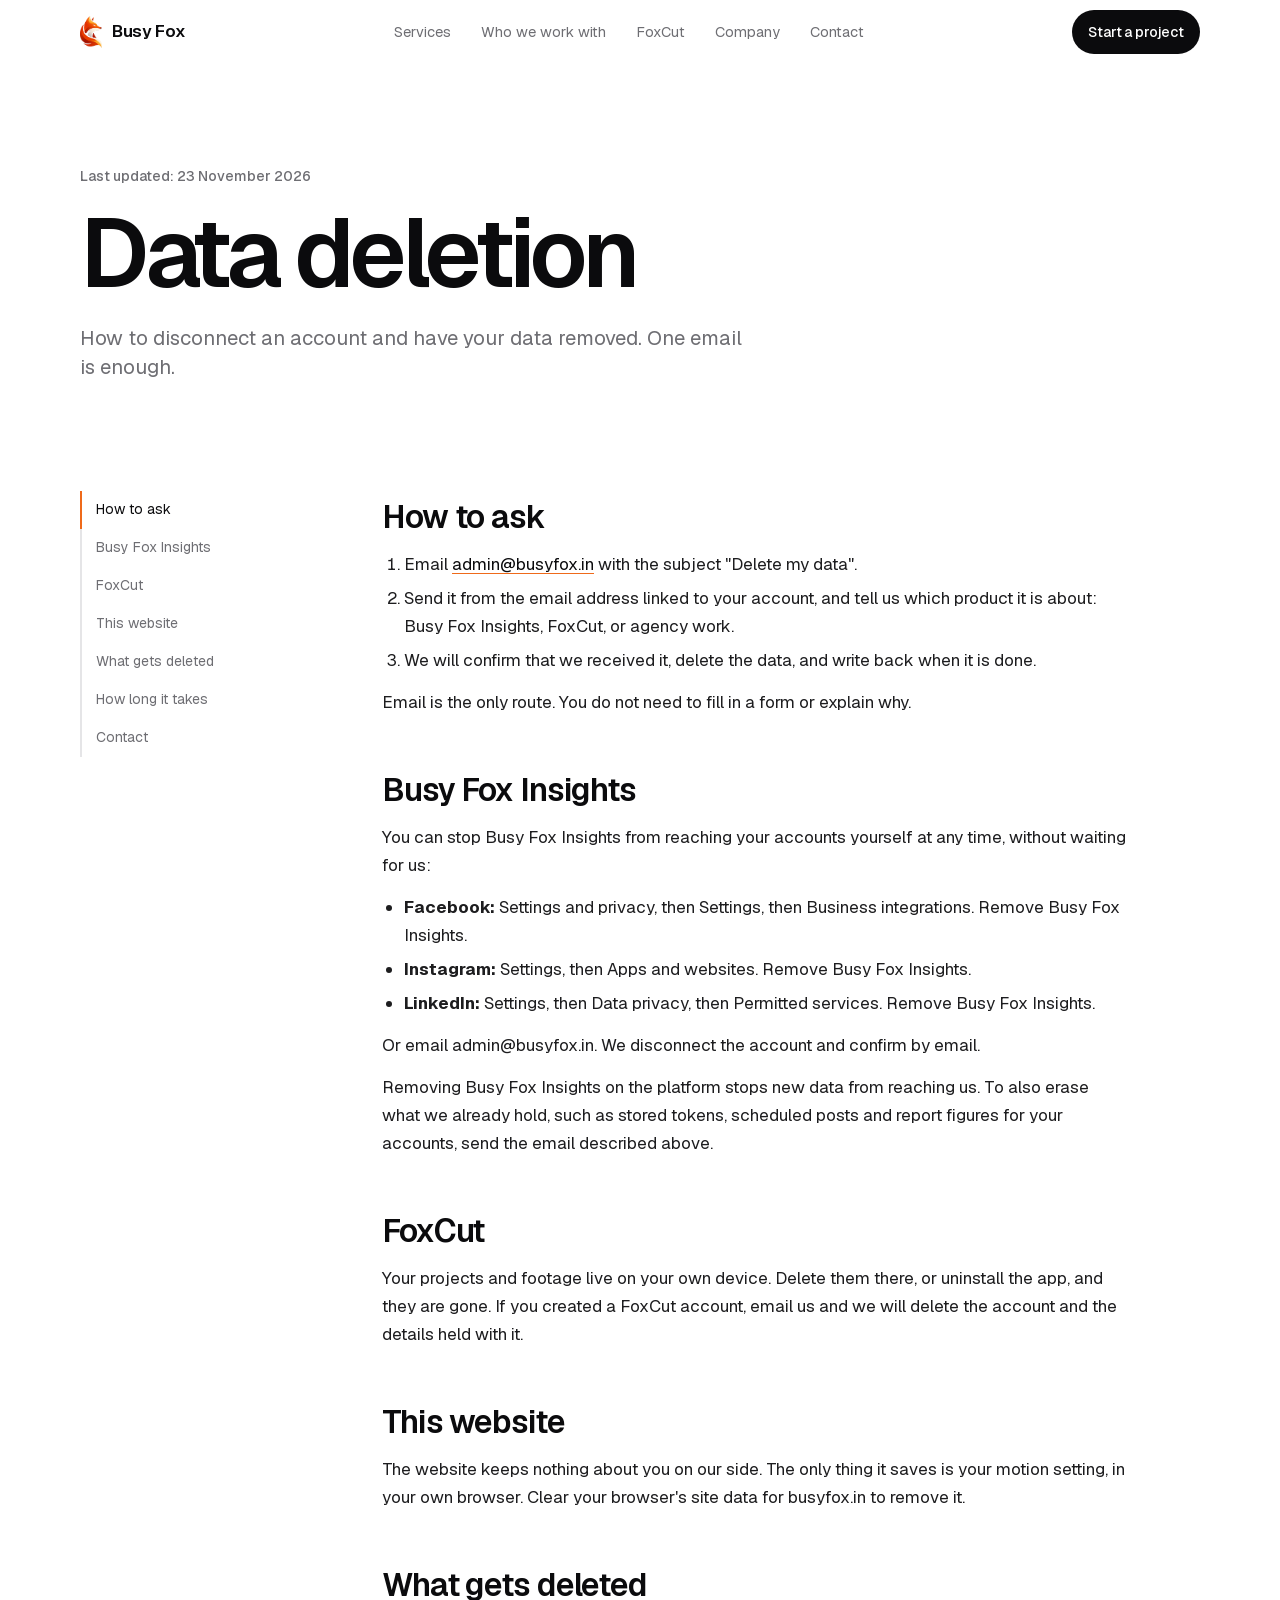
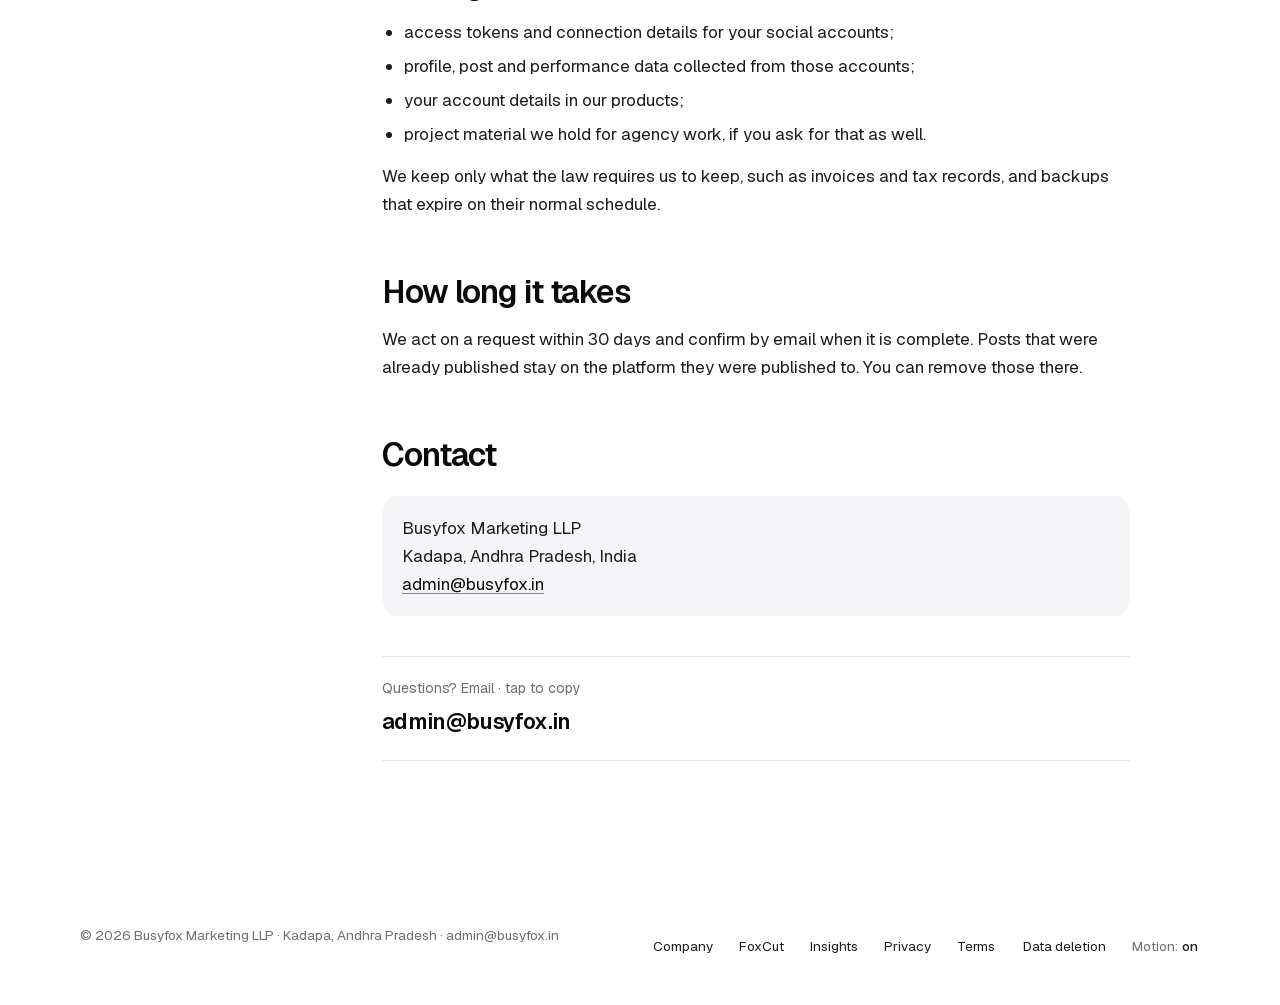
<file: data-deletion.html>
<!doctype html>
<html lang="en">
<head>
<meta charset="utf-8">
<meta name="viewport" content="width=device-width, initial-scale=1, viewport-fit=cover">
<title>Data deletion · Busy Fox</title>
<meta name="description" content="How to disconnect an account and have your data deleted from Busy Fox Insights, FoxCut and Busy Fox records.">
<link rel="canonical" href="https://busyfox.in/data-deletion.html">
<meta property="og:type" content="website">
<meta property="og:site_name" content="Busy Fox">
<meta property="og:title" content="Data deletion · Busy Fox">
<meta property="og:description" content="How to disconnect an account and have your data deleted from Busy Fox Insights, FoxCut and Busy Fox records.">
<meta property="og:url" content="https://busyfox.in/data-deletion.html">
<meta property="og:image" content="https://busyfox.in/assets/og.jpg">
<meta property="og:image:secure_url" content="https://busyfox.in/assets/og.jpg">
<meta property="og:image:type" content="image/jpeg">
<meta property="og:image:width" content="1200">
<meta property="og:image:height" content="630">
<meta property="og:image:alt" content="Busy Fox. Thinking Fast. Building Brands.">
<meta name="twitter:card" content="summary_large_image">
<meta name="twitter:image" content="https://busyfox.in/assets/og.jpg">
<meta name="theme-color" content="#ffffff">
<link rel="icon" href="assets/fox300.png">
<link rel="preload" as="font" type="font/woff2" href="assets/fonts/geist-latin.woff2" crossorigin>
<link rel="preload" as="image" href="assets/fox-mark.png">
<script>
(function(){
  var r = document.documentElement, pref = null;
  try { pref = localStorage.getItem('bf-motion'); } catch(e){}
  var reduce = window.matchMedia && window.matchMedia('(prefers-reduced-motion: reduce)').matches;
  var still = pref ? pref === 'off' : reduce;
  var sda = !still && window.CSS && CSS.supports && CSS.supports('animation-timeline: view()');
  r.className = 'js' + (still ? ' still' : '') + (sda ? ' sda' : '');
})();
</script>
<link rel="stylesheet" href="assets/site.css">
</head>
<body>

<header class="head">
  <div class="wrap">
    <a class="brand" href="index.html#top" aria-label="Busy Fox, home">
      <span class="brand-slot" id="markSlot"><img id="mark" src="assets/fox-mark.png" alt="" width="467" height="680"></span>
      <span class="brand-word" id="brandWord">Busy Fox</span>
    </a>
    <nav class="nav" aria-label="Main">
      <a href="services.html">Services</a><a href="index.html#clients">Who we work with</a><a href="foxcut.html">FoxCut</a><a href="company.html">Company</a><a href="index.html#contact">Contact</a>
    </nav>
    <div class="head-cta">
      <a class="pill sm mag" href="mailto:admin@busyfox.in?subject=New%20project"><span>Start a project</span></a>
      <button class="menu-btn" id="menuBtn" aria-label="Menu" aria-expanded="false" aria-controls="sheet"><span></span><span></span></button>
    </div>
  </div>
  <div class="prog" id="prog" aria-hidden="true"></div>
</header>
<nav class="sheet" id="sheet" aria-label="Menu">
  <a href="services.html">Services</a><a href="index.html#clients">Who we work with</a><a href="foxcut.html">FoxCut</a><a href="company.html">Company</a><a href="insights.html">Insights</a><a href="index.html#contact">Contact</a>
</nav>
<div class="cur" id="cur" aria-hidden="true"><i>Open</i></div>

<main id="top">
<section class="phero">
  <div class="wrap" data-rv>
    <p class="eyebrow rv">Last updated: 23 November 2026</p>
    <h1 class="h2" data-split>Data deletion</h1>
    <p class="sub rv">How to disconnect an account and have your data removed. One email is enough.</p>
  </div>
</section>
<div class="wrap doc">
  <nav class="toc" aria-label="On this page"><a href="#how">How to ask</a><a href="#insights">Busy Fox Insights</a><a href="#foxcut">FoxCut</a><a href="#site">This website</a><a href="#what">What gets deleted</a><a href="#when">How long it takes</a><a href="#contact">Contact</a></nav>
  <article class="prose">

    <h2 id="how">How to ask</h2>
    <ol>
      <li>Email <a href="mailto:admin@busyfox.in?subject=Delete%20my%20data">admin@busyfox.in</a> with the subject "Delete my data".</li>
      <li>Send it from the email address linked to your account, and tell us which product it is about: Busy Fox Insights, FoxCut, or agency work.</li>
      <li>We will confirm that we received it, delete the data, and write back when it is done.</li>
    </ol>
    <p>Email is the only route. You do not need to fill in a form or explain why.</p>

    <h2 id="insights">Busy Fox Insights</h2>
    <p>You can stop Busy Fox Insights from reaching your accounts yourself at any time, without waiting for us:</p>
    <ul>
      <li><strong>Facebook:</strong> Settings and privacy, then Settings, then Business integrations. Remove Busy Fox Insights.</li>
      <li><strong>Instagram:</strong> Settings, then Apps and websites. Remove Busy Fox Insights.</li>
      <li><strong>LinkedIn:</strong> Settings, then Data privacy, then Permitted services. Remove Busy Fox Insights.</li>
    </ul>
    <p>Or email admin@busyfox.in. We disconnect the account and confirm by email.</p>
    <p>Removing Busy Fox Insights on the platform stops new data from reaching us. To also erase what we already hold, such as stored tokens, scheduled posts and report figures for your accounts, send the email described above.</p>

    <h2 id="foxcut">FoxCut</h2>
    <p>Your projects and footage live on your own device. Delete them there, or uninstall the app, and they are gone. If you created a FoxCut account, email us and we will delete the account and the details held with it.</p>

    <h2 id="site">This website</h2>
    <p>The website keeps nothing about you on our side. The only thing it saves is your motion setting, in your own browser. Clear your browser's site data for busyfox.in to remove it.</p>

    <h2 id="what">What gets deleted</h2>
    <ul>
      <li>access tokens and connection details for your social accounts;</li>
      <li>profile, post and performance data collected from those accounts;</li>
      <li>your account details in our products;</li>
      <li>project material we hold for agency work, if you ask for that as well.</li>
    </ul>
    <p>We keep only what the law requires us to keep, such as invoices and tax records, and backups that expire on their normal schedule.</p>

    <h2 id="when">How long it takes</h2>
    <p>We act on a request within 30 days and confirm by email when it is complete. Posts that were already published stay on the platform they were published to. You can remove those there.</p>

    <h2 id="contact">Contact</h2>
    <div class="box"><p>Busyfox Marketing LLP<br>Kadapa, Andhra Pradesh, India<br><a href="mailto:admin@busyfox.in">admin@busyfox.in</a></p></div>

    <div class="copyline"><button type="button" class="cg" id="mail" data-mail="admin@busyfox.in"><small>Questions? Email · tap to copy</small><strong><span class="ul">admin@busyfox.in</span><span class="copied" role="status">Copied</span></strong></button></div>
  </article>
</div>
</main>

<footer class="foot" id="foot">
  <div class="wrap">
    <p>© 2026 Busyfox Marketing LLP · Kadapa, Andhra Pradesh · admin@busyfox.in</p>
    <nav aria-label="Footer"><a href="company.html">Company</a><a href="foxcut.html">FoxCut</a><a href="insights.html">Insights</a><a href="privacy.html">Privacy</a><a href="terms.html">Terms</a><a href="data-deletion.html">Data deletion</a><button type="button" id="motionBtn" aria-label="Toggle motion">Motion:<b id="motionState">on</b></button></nav>
  </div>
</footer>

<script src="assets/site.js" defer></script>
</body>
</html>
</file>
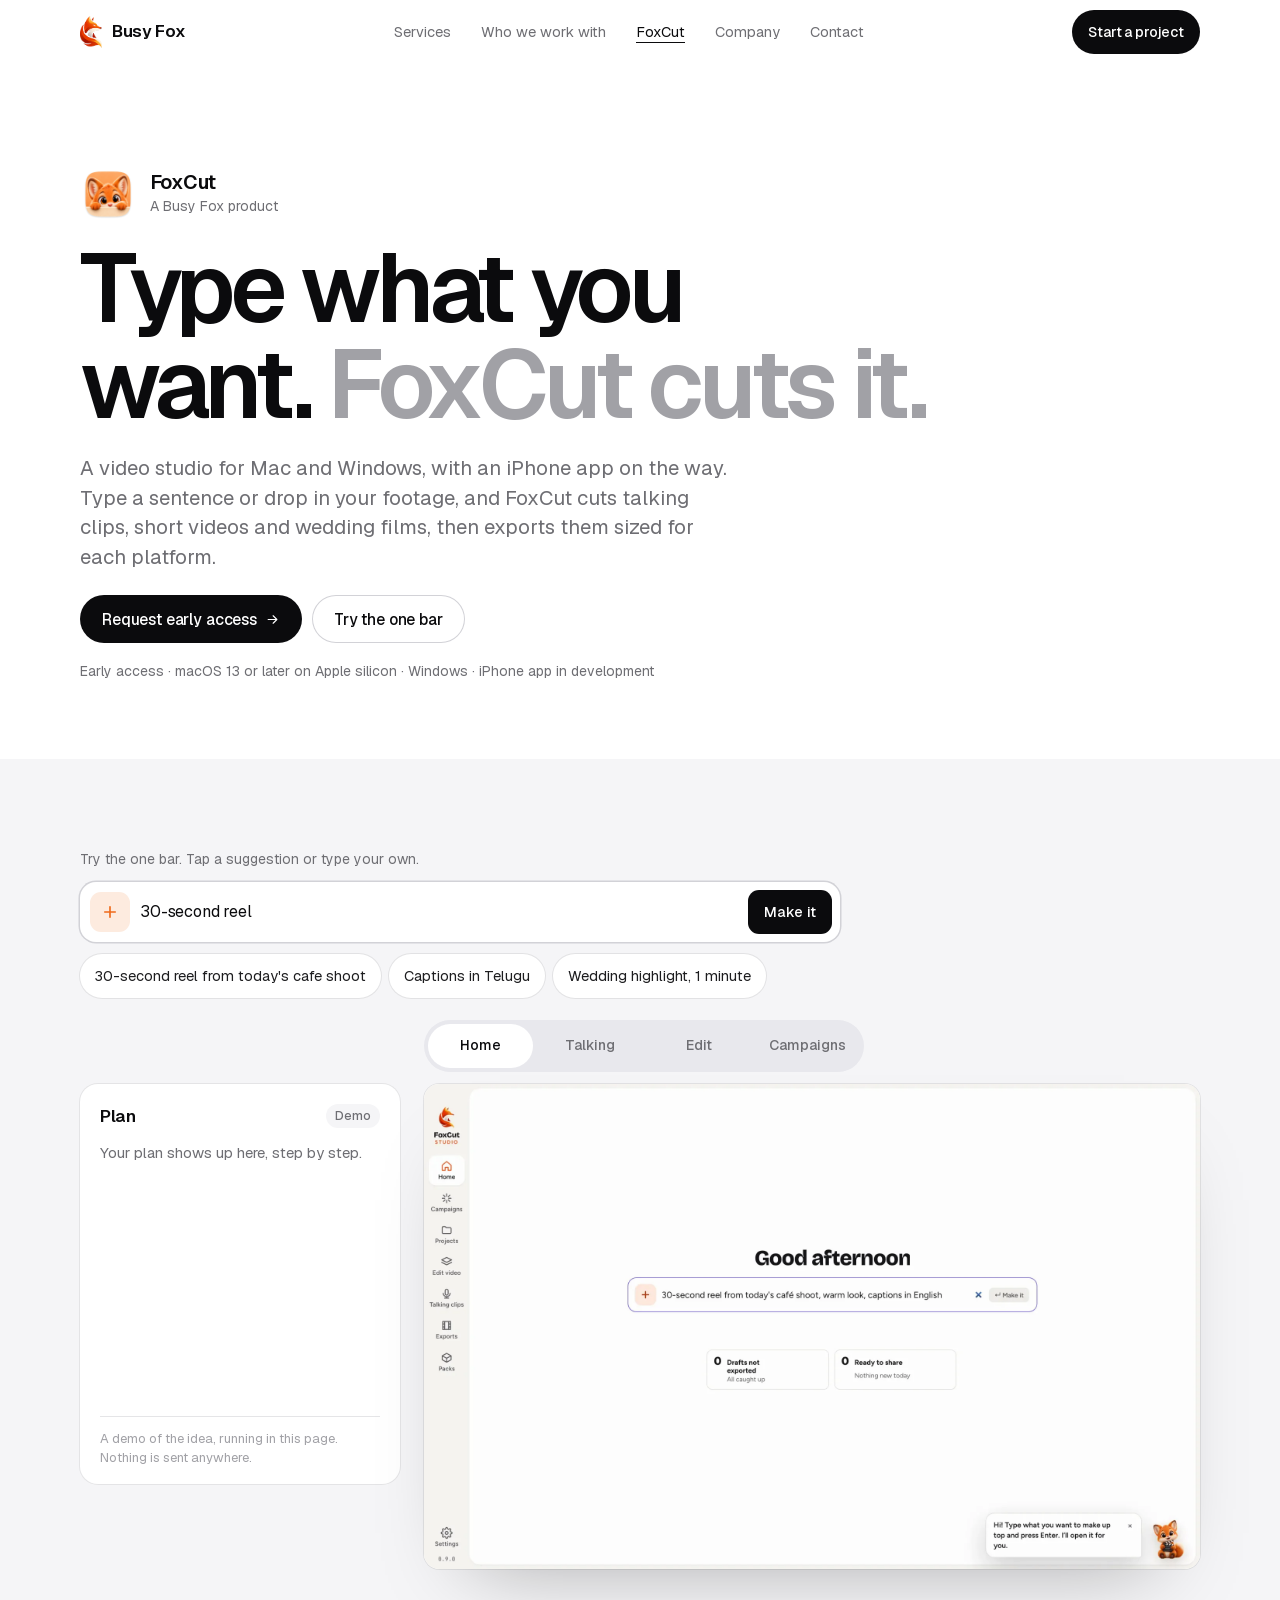
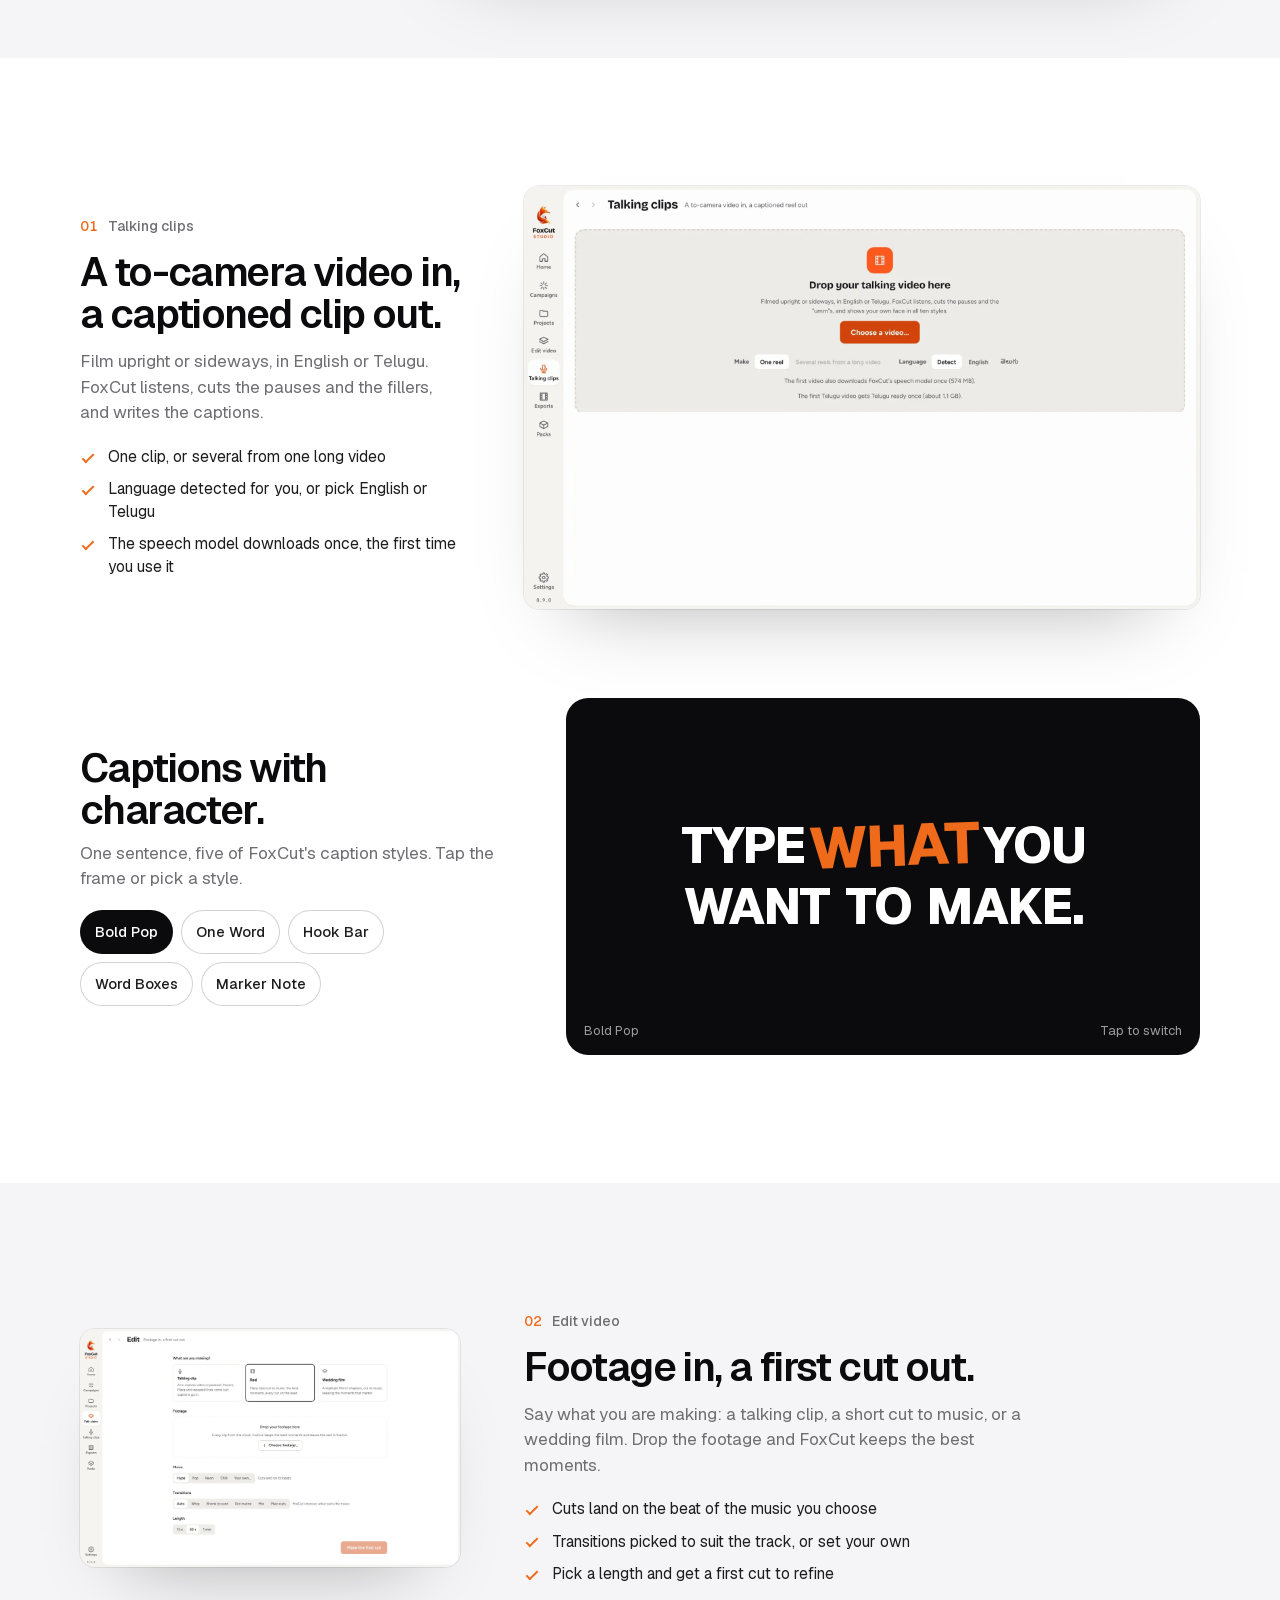
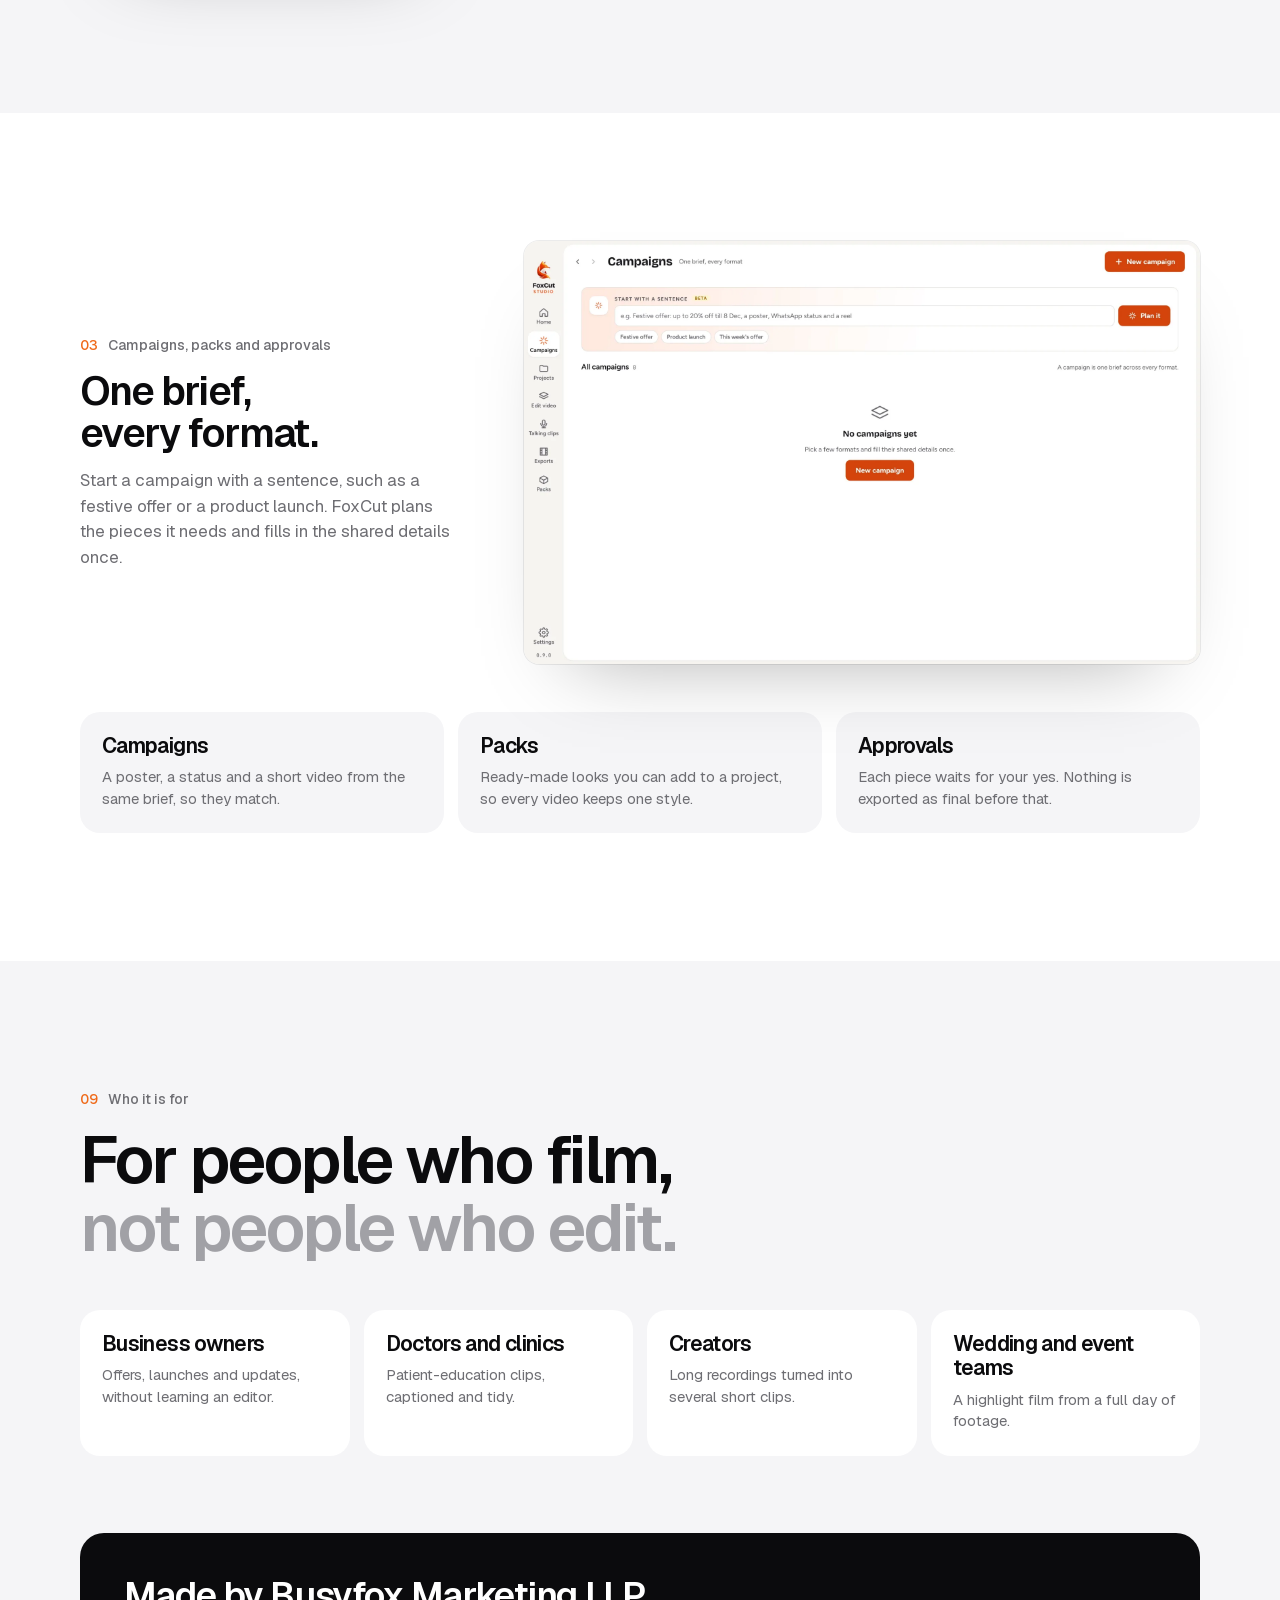
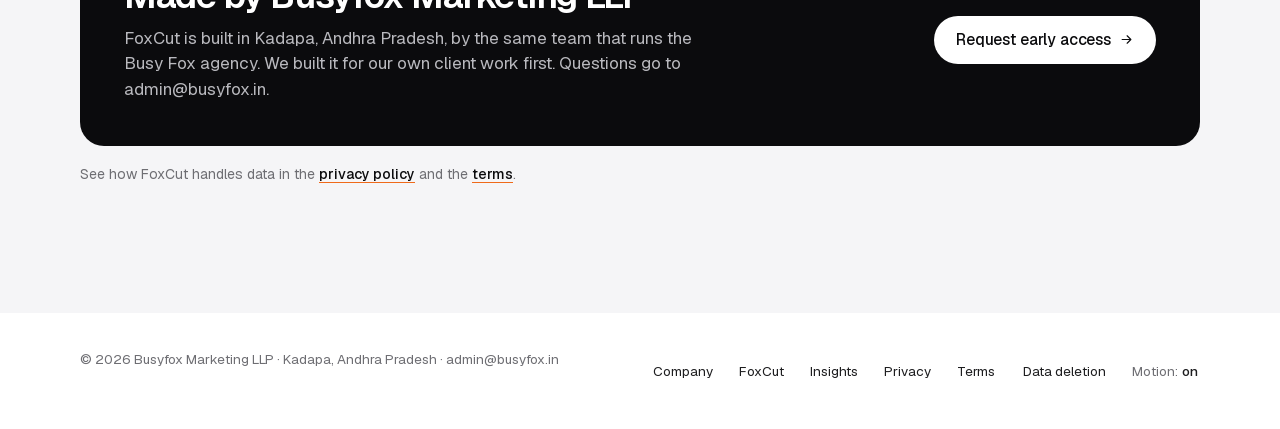
<file: foxcut.html>
<!doctype html>
<html lang="en">
<head>
<meta charset="utf-8">
<meta name="viewport" content="width=device-width, initial-scale=1, viewport-fit=cover">
<title>FoxCut · A video studio from Busy Fox</title>
<meta name="description" content="FoxCut is a video studio for Mac and Windows, with an iPhone app on the way. Type what you want to make, or drop in your footage. Early access.">
<link rel="canonical" href="https://busyfox.in/foxcut.html">
<meta property="og:type" content="website">
<meta property="og:site_name" content="Busy Fox">
<meta property="og:title" content="FoxCut · A video studio from Busy Fox">
<meta property="og:description" content="FoxCut is a video studio for Mac and Windows, with an iPhone app on the way. Type what you want to make, or drop in your footage. Early access.">
<meta property="og:url" content="https://busyfox.in/foxcut.html">
<meta property="og:image" content="https://busyfox.in/assets/og.jpg">
<meta property="og:image:secure_url" content="https://busyfox.in/assets/og.jpg">
<meta property="og:image:type" content="image/jpeg">
<meta property="og:image:width" content="1200">
<meta property="og:image:height" content="630">
<meta property="og:image:alt" content="Busy Fox. Thinking Fast. Building Brands.">
<meta name="twitter:card" content="summary_large_image">
<meta name="twitter:image" content="https://busyfox.in/assets/og.jpg">
<meta name="theme-color" content="#ffffff">
<link rel="icon" href="assets/fox300.png">
<link rel="preload" as="font" type="font/woff2" href="assets/fonts/geist-latin.woff2" crossorigin>
<link rel="preload" as="image" href="assets/fox-mark.png">
<script>
(function(){
  var r = document.documentElement, pref = null;
  try { pref = localStorage.getItem('bf-motion'); } catch(e){}
  var reduce = window.matchMedia && window.matchMedia('(prefers-reduced-motion: reduce)').matches;
  var still = pref ? pref === 'off' : reduce;
  var sda = !still && window.CSS && CSS.supports && CSS.supports('animation-timeline: view()');
  r.className = 'js' + (still ? ' still' : '') + (sda ? ' sda' : '');
})();
</script>
<link rel="stylesheet" href="assets/site.css">
</head>
<body>

<header class="head">
  <div class="wrap">
    <a class="brand" href="index.html#top" aria-label="Busy Fox, home">
      <span class="brand-slot" id="markSlot"><img id="mark" src="assets/fox-mark.png" alt="" width="467" height="680"></span>
      <span class="brand-word" id="brandWord">Busy Fox</span>
    </a>
    <nav class="nav" aria-label="Main">
      <a href="services.html">Services</a><a href="index.html#clients">Who we work with</a><a href="foxcut.html" aria-current="page">FoxCut</a><a href="company.html">Company</a><a href="index.html#contact">Contact</a>
    </nav>
    <div class="head-cta">
      <a class="pill sm mag" href="mailto:admin@busyfox.in?subject=New%20project"><span>Start a project</span></a>
      <button class="menu-btn" id="menuBtn" aria-label="Menu" aria-expanded="false" aria-controls="sheet"><span></span><span></span></button>
    </div>
  </div>
  <div class="prog" id="prog" aria-hidden="true"></div>
</header>
<nav class="sheet" id="sheet" aria-label="Menu">
  <a href="services.html">Services</a><a href="index.html#clients">Who we work with</a><a href="foxcut.html" aria-current="page">FoxCut</a><a href="company.html">Company</a><a href="insights.html">Insights</a><a href="index.html#contact">Contact</a>
</nav>
<div class="cur" id="cur" aria-hidden="true"><i>Open</i></div>

<main id="top">
<section class="phero">
  <div class="wrap" data-rv>
    <div class="fc-id rv"><img src="assets/foxcut/icon.png" alt="" width="56" height="56"><div><b>FoxCut</b><span>A Busy Fox product</span></div></div>
    <h1 class="h2" data-split>Type what you want. <em>FoxCut cuts it.</em></h1>
    <p class="sub rv">A video studio for Mac and Windows, with an iPhone app on the way. Type a sentence or drop in your footage, and FoxCut cuts talking clips, short videos and wedding films, then exports them sized for each platform.</p>
    <div class="cta rv"><a class="pill mag" href="mailto:admin@busyfox.in?subject=FoxCut%20early%20access"><span>Request early access<svg class="rt" viewBox="0 0 24 24" fill="none" stroke="currentColor" stroke-width="1.8" stroke-linecap="round" stroke-linejoin="round" aria-hidden="true"><path d="M5 12h14M13 6l6 6-6 6"/></svg></span></a><a class="pill ghost mag" href="#toy"><span>Try the one bar</span></a></div>
    <p class="note rv">Early access · macOS 13 or later on Apple silicon · Windows · iPhone app in development</p>
  </div>
</section>

<section class="sec tight fc" style="margin-top:0">
  <div class="wrap">
    <div class="toy" id="toy" style="margin-top:0">
      <div data-rv>
        <p class="toy-label rv">Try the one bar. Tap a suggestion or type your own.</p>
        <form class="bar rv" id="bar" autocomplete="off">
          <span class="bar-plus" aria-hidden="true"><svg viewBox="0 0 24 24" fill="none" stroke="currentColor" stroke-width="2.2" stroke-linecap="round"><path d="M12 5v14M5 12h14"/></svg></span>
          <input id="barIn" type="text" placeholder="What do you want to make?" aria-label="What do you want to make?" enterkeyhint="go" maxlength="90">
          <button class="bar-go" type="submit">Make it</button>
        </form>
        <div class="chips rv" id="chips">
          <button type="button" data-p="reel">30-second reel from today's cafe shoot</button>
          <button type="button" data-p="captions">Captions in Telugu</button>
          <button type="button" data-p="wedding">Wedding highlight, 1 minute</button>
        </div>
      </div>
      <div class="toy-grid">
        <div class="plan" data-rv>
          <p class="plan-h rv">Plan <span>Demo</span></p>
          <ol id="planList" aria-live="polite"><li class="hint" style="--k:0">Your plan shows up here, step by step.</li></ol>
          <p class="plan-f">A demo of the idea, running in this page. Nothing is sent anywhere.</p>
        </div>
        <div>
          <div class="tabs" role="tablist" aria-label="FoxCut screens">
            <button role="tab" aria-selected="true" data-i="0">Home</button>
            <button role="tab" aria-selected="false" data-i="1">Talking</button>
            <button role="tab" aria-selected="false" data-i="2">Edit</button>
            <button role="tab" aria-selected="false" data-i="3">Campaigns</button>
          </div>
          <div class="stage-slot" id="stageSlot">
            <div class="stage" id="stage">
              <img class="on" style="--fx:53%;--fy:46%" src="assets/foxcut/home-typed.webp" alt="FoxCut home screen with a typed request" width="2000" height="1250" loading="lazy" decoding="async">
              <img style="--fx:54%;--fy:24%" src="assets/foxcut/talking.webp" alt="FoxCut talking clips screen" width="2000" height="1250" loading="lazy" decoding="async">
              <img style="--fx:34%;--fy:21%" src="assets/foxcut/edit.webp" alt="FoxCut edit screen: talking clip, reel or wedding film" width="2000" height="1250" loading="lazy" decoding="async">
              <img style="--fx:11%;--fy:3%" src="assets/foxcut/campaigns.webp" alt="FoxCut campaigns screen" width="2000" height="1250" loading="lazy" decoding="async">
            </div>
          </div>
        </div>
      </div>
    </div>

    
  </div>
</section>

<section class="sec" id="talking">
  <div class="wrap">
    <div class="fx" data-rv>
      <div class="rv">
        <p class="eyebrow"><span class="num" data-n="1">01</span> Talking clips</p>
        <h2 class="h3" style="margin-top:14px">A to-camera video in, a captioned clip out.</h2>
        <p>Film upright or sideways, in English or Telugu. FoxCut listens, cuts the pauses and the fillers, and writes the captions.</p>
        <ul class="ticks"><li>One clip, or several from one long video</li><li>Language detected for you, or pick English or Telugu</li><li>The speech model downloads once, the first time you use it</li></ul>
      </div>
      <div class="stage-slot rv"><div class="stage"><img class="on" style="--fx:54%;--fy:24%" src="assets/foxcut/talking.webp" alt="FoxCut talking clips screen with a drop area for your video" width="2000" height="1250" loading="lazy" decoding="async"></div></div>
    </div>
    <div class="capx" data-rv>
      <div class="rv">
        <h3>Captions with character.</h3>
        <p>One sentence, five of FoxCut's caption styles. Tap the frame or pick a style.</p>
        <div class="cap-btns" id="capBtns">
          <button type="button" data-s="pop" aria-pressed="true">Bold Pop</button>
          <button type="button" data-s="one" aria-pressed="false">One Word</button>
          <button type="button" data-s="hook" aria-pressed="false">Hook Bar</button>
          <button type="button" data-s="boxes" aria-pressed="false">Word Boxes</button>
          <button type="button" data-s="note" aria-pressed="false">Marker Note</button>
        </div>
      </div>
      <button type="button" class="cap rv" id="cap" data-s="pop" aria-label="Caption style preview. Press to switch style.">
        <span class="cap-line" id="capLine"><span>Type</span><span>what</span><span>you</span><span>want</span><span>to</span><span>make.</span></span>
        <span class="cap-name" id="capName">Bold Pop</span><span class="cap-tap">Tap to switch</span>
      </button>
    </div>

    
  </div>
</section>

<section class="sec band" id="edit">
  <div class="wrap">
    <div class="fx flip" data-rv>
      <div class="rv">
        <p class="eyebrow"><span class="num" data-n="2">02</span> Edit video</p>
        <h2 class="h3" style="margin-top:14px">Footage in, a first cut out.</h2>
        <p>Say what you are making: a talking clip, a short cut to music, or a wedding film. Drop the footage and FoxCut keeps the best moments.</p>
        <ul class="ticks"><li>Cuts land on the beat of the music you choose</li><li>Transitions picked to suit the track, or set your own</li><li>Pick a length and get a first cut to refine</li></ul>
      </div>
      <div class="stage-slot rv"><div class="stage"><img class="on" style="--fx:34%;--fy:21%" src="assets/foxcut/edit.webp" alt="FoxCut edit screen: talking clip, short video or wedding film" width="2000" height="1250" loading="lazy" decoding="async"></div></div>
    </div>
  </div>
</section>

<section class="sec" id="campaigns">
  <div class="wrap">
    <div class="fx" data-rv>
      <div class="rv">
        <p class="eyebrow"><span class="num" data-n="3">03</span> Campaigns, packs and approvals</p>
        <h2 class="h3" style="margin-top:14px">One brief, every format.</h2>
        <p>Start a campaign with a sentence, such as a festive offer or a product launch. FoxCut plans the pieces it needs and fills in the shared details once.</p>
      </div>
      <div class="stage-slot rv"><div class="stage"><img class="on" style="--fx:11%;--fy:3%" src="assets/foxcut/campaigns.webp" alt="FoxCut campaigns screen: start with a sentence" width="2000" height="1250" loading="lazy" decoding="async"></div></div>
    </div>
    <div class="cards" data-rv>
      <div class="card rv"><b>Campaigns</b><p>A poster, a status and a short video from the same brief, so they match.</p></div>
      <div class="card rv"><b>Packs</b><p>Ready-made looks you can add to a project, so every video keeps one style.</p></div>
      <div class="card rv"><b>Approvals</b><p>Each piece waits for your yes. Nothing is exported as final before that.</p></div>
    </div>
  </div>
</section>

<section class="sec band" id="who">
  <div class="wrap">
    <div data-rv>
      <p class="eyebrow rv"><span class="num" data-n="4">04</span> Who it is for</p>
      <h2 class="h2" data-split>For people who film, <em>not people who edit.</em></h2>
    </div>
    <div class="cards" style="--cols:4" data-rv>
      <div class="card rv"><b>Business owners</b><p>Offers, launches and updates, without learning an editor.</p></div>
      <div class="card rv"><b>Doctors and clinics</b><p>Patient-education clips, captioned and tidy.</p></div>
      <div class="card rv"><b>Creators</b><p>Long recordings turned into several short clips.</p></div>
      <div class="card rv"><b>Wedding and event teams</b><p>A highlight film from a full day of footage.</p></div>
    </div>
    <div class="made rv in" style="margin-top:clamp(40px,6vw,80px)">
      <div><b>Made by Busyfox Marketing LLP</b><p>FoxCut is built in Kadapa, Andhra Pradesh, by the same team that runs the Busy Fox agency. We built it for our own client work first. Questions go to admin@busyfox.in.</p></div>
      <a class="pill mag" href="mailto:admin@busyfox.in?subject=FoxCut%20early%20access"><span>Request early access<svg class="rt" viewBox="0 0 24 24" fill="none" stroke="currentColor" stroke-width="1.8" stroke-linecap="round" stroke-linejoin="round" aria-hidden="true"><path d="M5 12h14M13 6l6 6-6 6"/></svg></span></a>
    </div>
    <p class="note">See how FoxCut handles data in the <a class="tlink" href="privacy.html#foxcut">privacy policy</a> and the <a class="tlink" href="terms.html#foxcut">terms</a>.</p>
  </div>
</section>
</main>

<footer class="foot" id="foot">
  <div class="wrap">
    <p>© 2026 Busyfox Marketing LLP · Kadapa, Andhra Pradesh · admin@busyfox.in</p>
    <nav aria-label="Footer"><a href="company.html">Company</a><a href="foxcut.html">FoxCut</a><a href="insights.html">Insights</a><a href="privacy.html">Privacy</a><a href="terms.html">Terms</a><a href="data-deletion.html">Data deletion</a><button type="button" id="motionBtn" aria-label="Toggle motion">Motion:<b id="motionState">on</b></button></nav>
  </div>
</footer>

<script src="assets/site.js" defer></script>
</body>
</html>
</file>
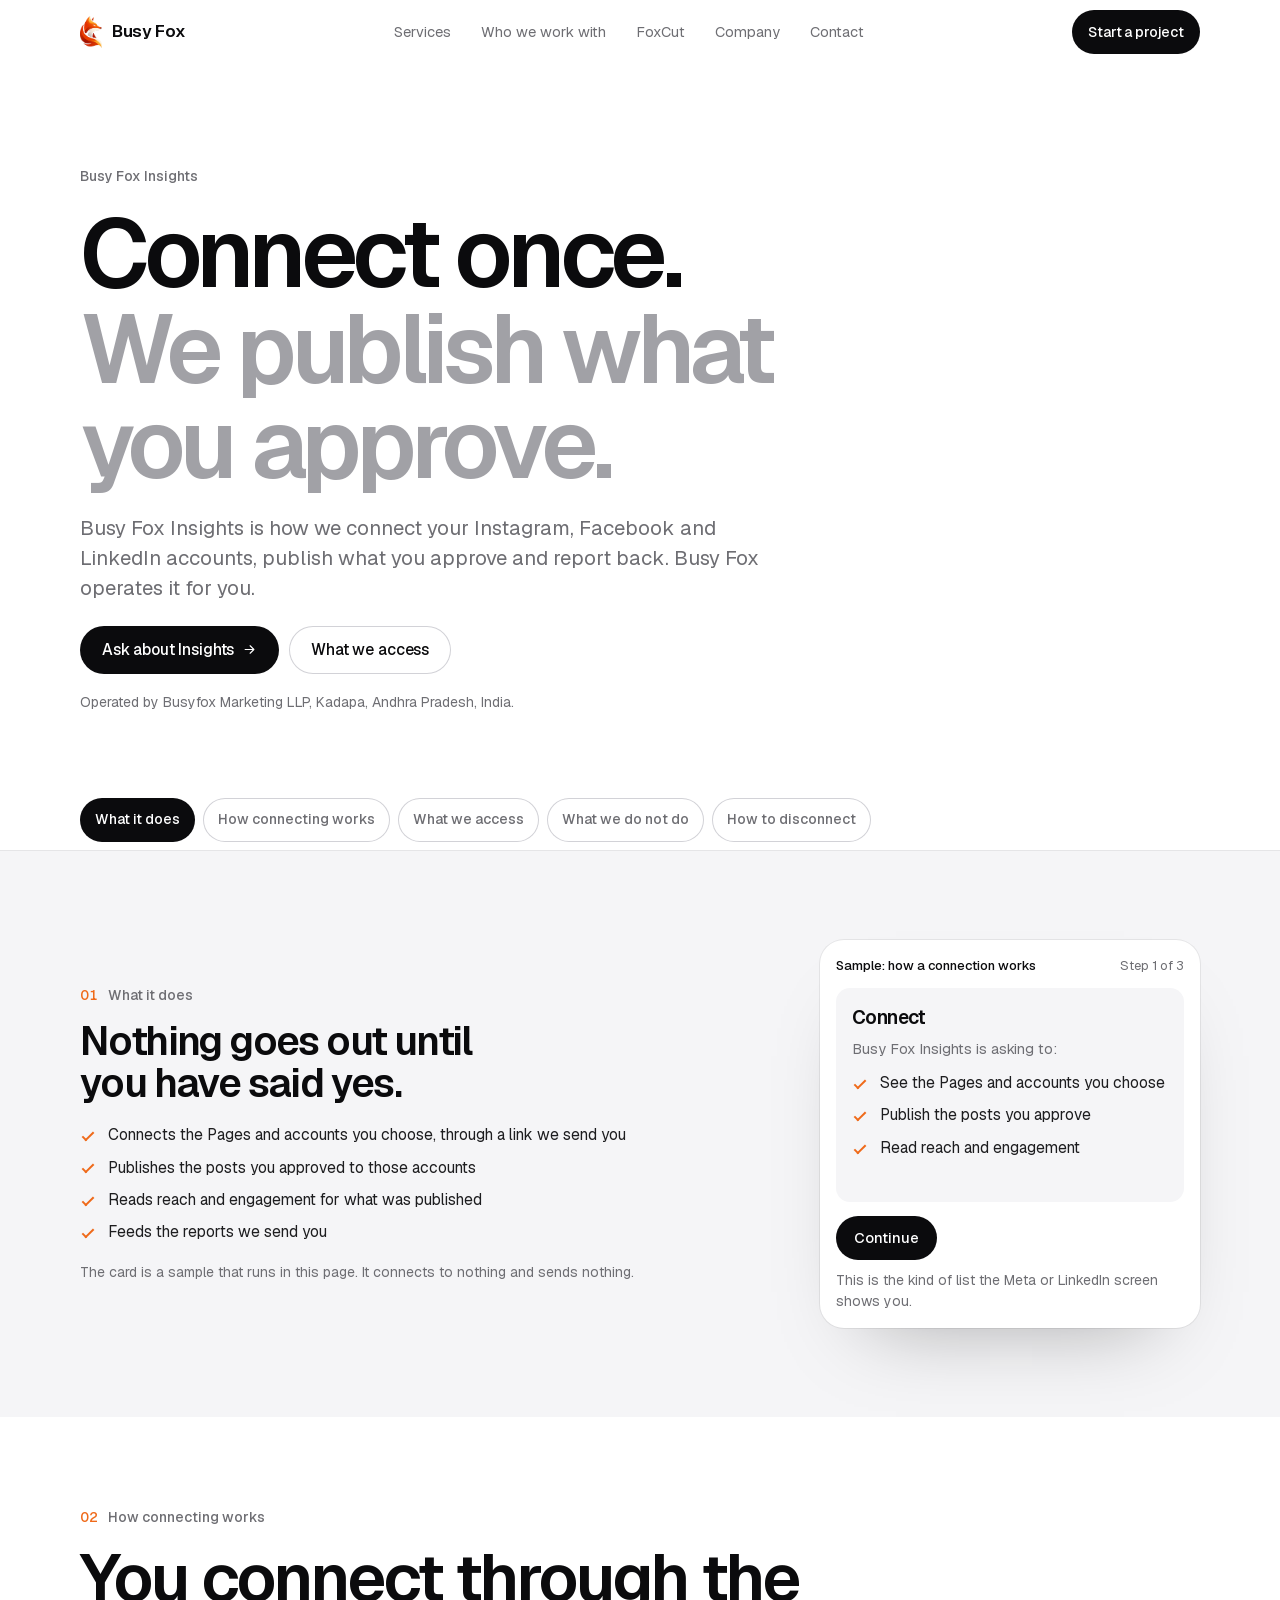
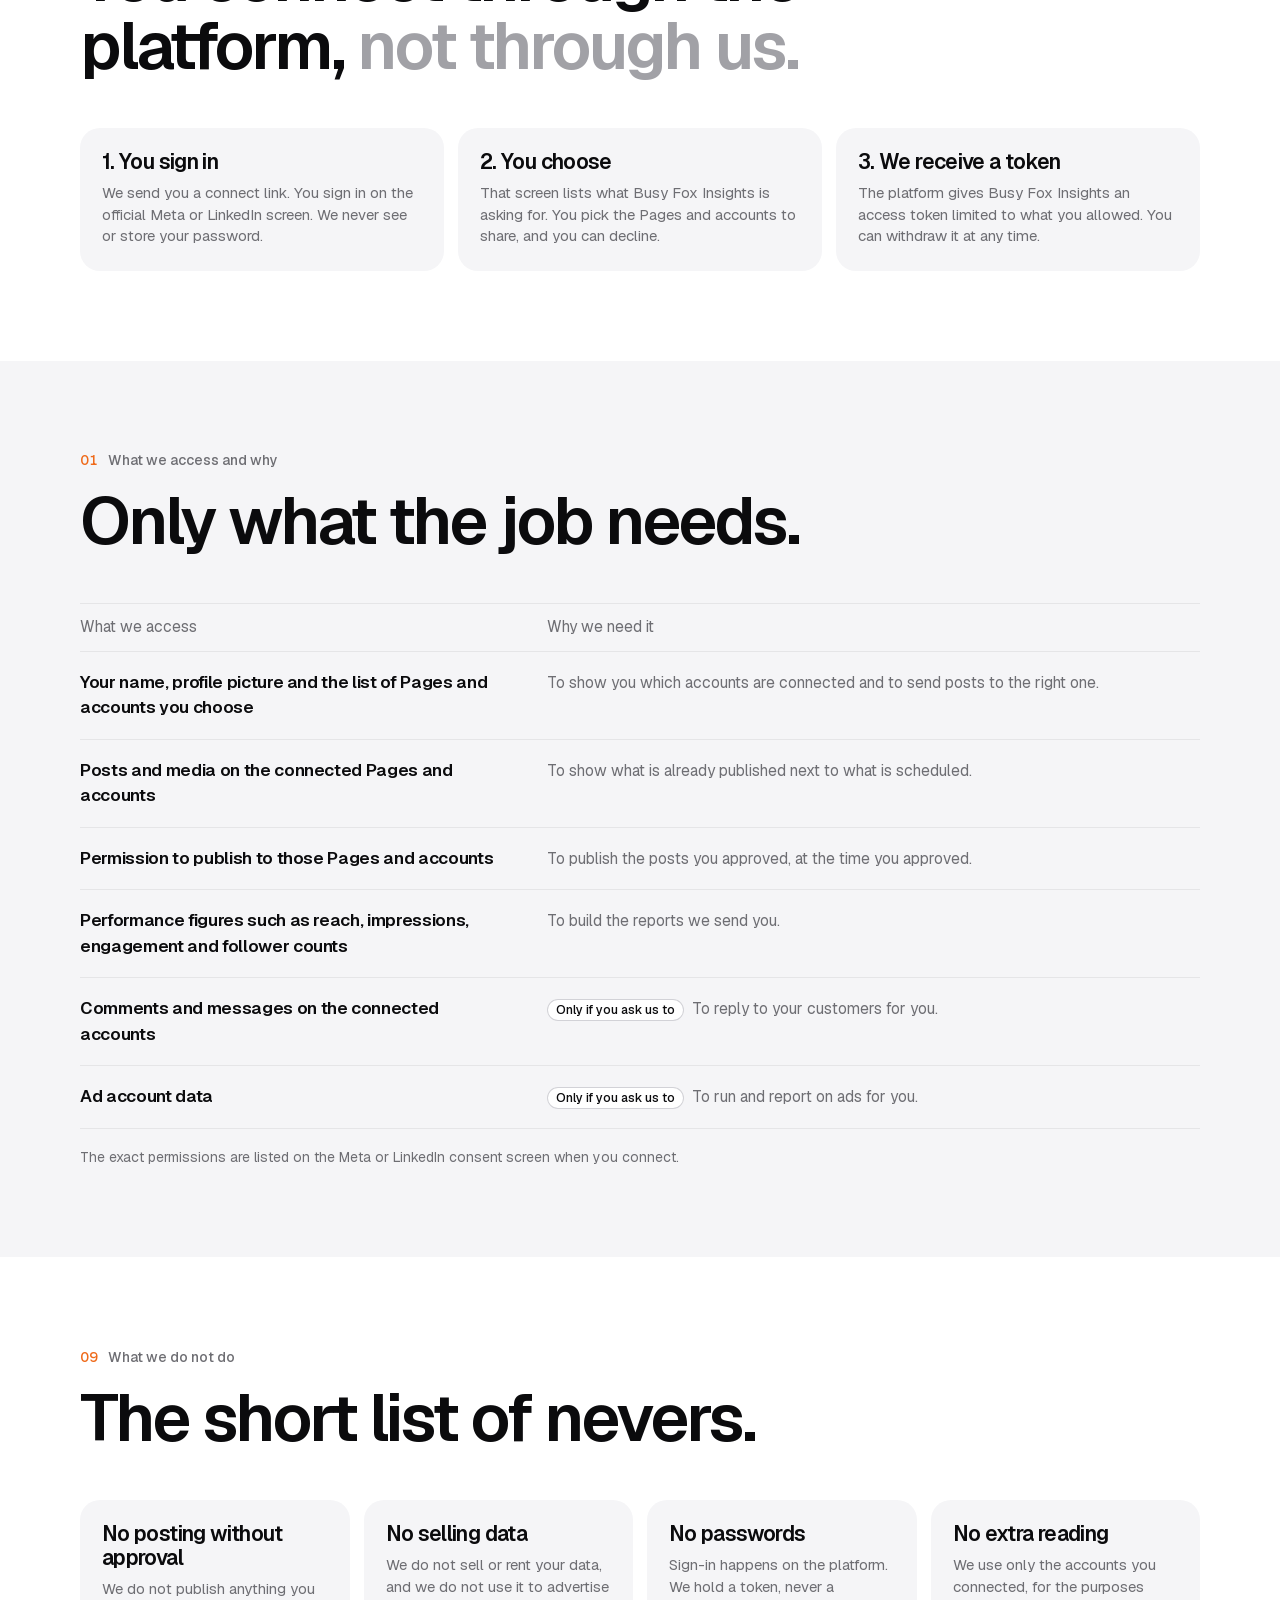
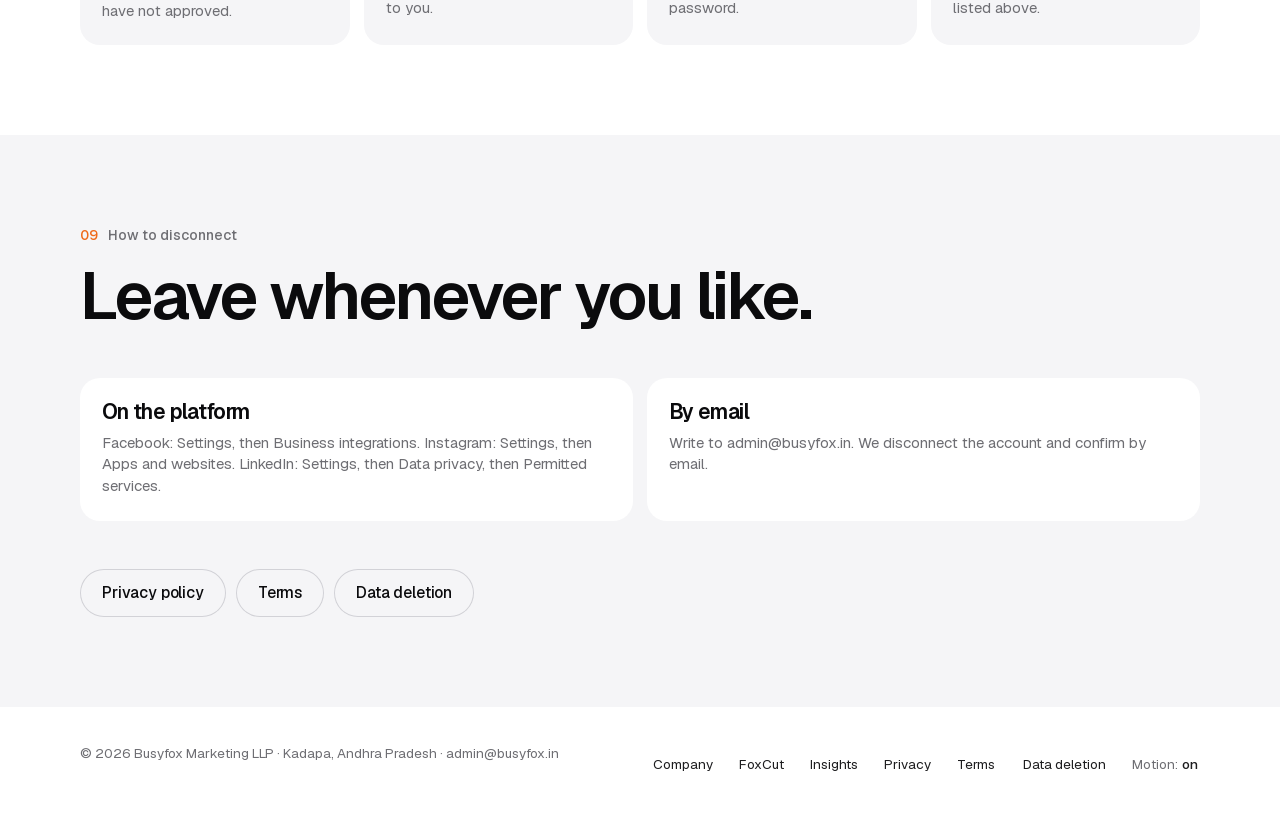
<file: insights.html>
<!doctype html>
<html lang="en">
<head>
<meta charset="utf-8">
<meta name="viewport" content="width=device-width, initial-scale=1, viewport-fit=cover">
<title>Busy Fox Insights · How we connect and publish</title>
<meta name="description" content="Busy Fox Insights is how Busyfox Marketing LLP connects a client's Instagram, Facebook and LinkedIn accounts, publishes what they approve and reports back.">
<link rel="canonical" href="https://busyfox.in/insights.html">
<meta property="og:type" content="website">
<meta property="og:site_name" content="Busy Fox">
<meta property="og:title" content="Busy Fox Insights · How we connect and publish">
<meta property="og:description" content="Busy Fox Insights is how Busyfox Marketing LLP connects a client's Instagram, Facebook and LinkedIn accounts, publishes what they approve and reports back.">
<meta property="og:url" content="https://busyfox.in/insights.html">
<meta property="og:image" content="https://busyfox.in/assets/og.jpg">
<meta property="og:image:secure_url" content="https://busyfox.in/assets/og.jpg">
<meta property="og:image:type" content="image/jpeg">
<meta property="og:image:width" content="1200">
<meta property="og:image:height" content="630">
<meta property="og:image:alt" content="Busy Fox. Thinking Fast. Building Brands.">
<meta name="twitter:card" content="summary_large_image">
<meta name="twitter:image" content="https://busyfox.in/assets/og.jpg">
<meta name="theme-color" content="#ffffff">
<link rel="icon" href="assets/fox300.png">
<link rel="preload" as="font" type="font/woff2" href="assets/fonts/geist-latin.woff2" crossorigin>
<link rel="preload" as="image" href="assets/fox-mark.png">
<script>
(function(){
  var r = document.documentElement, pref = null;
  try { pref = localStorage.getItem('bf-motion'); } catch(e){}
  var reduce = window.matchMedia && window.matchMedia('(prefers-reduced-motion: reduce)').matches;
  var still = pref ? pref === 'off' : reduce;
  var sda = !still && window.CSS && CSS.supports && CSS.supports('animation-timeline: view()');
  r.className = 'js' + (still ? ' still' : '') + (sda ? ' sda' : '');
})();
</script>
<link rel="stylesheet" href="assets/site.css">
</head>
<body>

<header class="head">
  <div class="wrap">
    <a class="brand" href="index.html#top" aria-label="Busy Fox, home">
      <span class="brand-slot" id="markSlot"><img id="mark" src="assets/fox-mark.png" alt="" width="467" height="680"></span>
      <span class="brand-word" id="brandWord">Busy Fox</span>
    </a>
    <nav class="nav" aria-label="Main">
      <a href="services.html">Services</a><a href="index.html#clients">Who we work with</a><a href="foxcut.html">FoxCut</a><a href="company.html">Company</a><a href="index.html#contact">Contact</a>
    </nav>
    <div class="head-cta">
      <a class="pill sm mag" href="mailto:admin@busyfox.in?subject=New%20project"><span>Start a project</span></a>
      <button class="menu-btn" id="menuBtn" aria-label="Menu" aria-expanded="false" aria-controls="sheet"><span></span><span></span></button>
    </div>
  </div>
  <div class="prog" id="prog" aria-hidden="true"></div>
</header>
<nav class="sheet" id="sheet" aria-label="Menu">
  <a href="services.html">Services</a><a href="index.html#clients">Who we work with</a><a href="foxcut.html">FoxCut</a><a href="company.html">Company</a><a href="insights.html" aria-current="page">Insights</a><a href="index.html#contact">Contact</a>
</nav>
<div class="cur" id="cur" aria-hidden="true"><i>Open</i></div>

<main id="top">
<section class="phero">
  <div class="wrap" data-rv>
    <p class="eyebrow rv">Busy Fox Insights</p>
    <h1 class="h2" data-split>Connect once. <em>We publish what you approve.</em></h1>
    <p class="sub rv">Busy Fox Insights is how we connect your Instagram, Facebook and LinkedIn accounts, publish what you approve and report back. Busy Fox operates it for you.</p>
    <div class="cta rv"><a class="pill mag" href="mailto:admin@busyfox.in?subject=Busy%20Fox%20Insights"><span>Ask about Insights<svg class="rt" viewBox="0 0 24 24" fill="none" stroke="currentColor" stroke-width="1.8" stroke-linecap="round" stroke-linejoin="round" aria-hidden="true"><path d="M5 12h14M13 6l6 6-6 6"/></svg></span></a><a class="pill ghost mag" href="#access"><span>What we access</span></a></div>
    <p class="note rv">Operated by Busyfox Marketing LLP, Kadapa, Andhra Pradesh, India.</p>
  </div>
</section>

<nav class="toc full" aria-label="On this page"><a href="#what">What it does</a><a href="#connect">How connecting works</a><a href="#access">What we access</a><a href="#never">What we do not do</a><a href="#disconnect">How to disconnect</a></nav>

<section class="sec tight band" id="what">
  <div class="wrap split">
    <div data-rv>
      <p class="eyebrow rv"><span class="num" data-n="1">01</span> What it does</p>
      <h2 class="h3 rv" style="margin-top:14px">Nothing goes out until you have said yes.</h2>
      <ul class="ticks rv"><li>Connects the Pages and accounts you choose, through a link we send you</li><li>Publishes the posts you approved to those accounts</li><li>Reads reach and engagement for what was published</li><li>Feeds the reports we send you</li></ul>
      <p class="note rv">The card is a sample that runs in this page. It connects to nothing and sends nothing.</p>
    </div>
    <div class="apv rv in" id="flow" data-step="0">
      <div class="apv-top"><span>Sample: how a connection works</span><span id="flowN">Step 1 of 3</span></div>
      <div class="fl-p fl-0">
        <div class="fl-card"><b>Connect</b><p>Busy Fox Insights is asking to:</p><ul class="ticks"><li>See the Pages and accounts you choose</li><li>Publish the posts you approve</li><li>Read reach and engagement</li></ul></div>
        <div class="apv-btns"><button type="button" class="apv-yes" data-go="1">Continue</button></div>
      </div>
      <div class="fl-p fl-1">
        <div class="fl-card"><b>Pick a Page</b><div class="fl-pick"><button type="button" aria-pressed="true">Your Page</button><button type="button" aria-pressed="false">Your second Page</button><button type="button" aria-pressed="false">Your Instagram account</button></div></div>
        <div class="apv-btns"><button type="button" class="apv-yes" data-go="2">Connect</button></div>
      </div>
      <div class="fl-p fl-2">
        <div class="apv-art"><b>Weekend<em>offer</em></b><span class="apv-stamp">Published</span></div>
        <p class="apv-cap">Sample post for Your Page: This weekend only. Visit us and ask for the offer.</p>
        <div class="apv-btns"><button type="button" class="apv-yes" data-go="3">Approve this post</button><button type="button" class="apv-reset" data-go="0">Start again</button></div>
      </div>
      <p class="apv-status" id="flowS" aria-live="polite">This is the kind of list the Meta or LinkedIn screen shows you.</p>
    </div>
  </div>
</section>

<section class="sec tight" id="connect">
  <div class="wrap">
    <div data-rv>
      <p class="eyebrow rv"><span class="num" data-n="2">02</span> How connecting works</p>
      <h2 class="h2" data-split>You connect through the platform, <em>not through us.</em></h2>
    </div>
    <div class="cards" data-rv>
      <div class="card rv"><b>1. You sign in</b><p>We send you a connect link. You sign in on the official Meta or LinkedIn screen. We never see or store your password.</p></div>
      <div class="card rv"><b>2. You choose</b><p>That screen lists what Busy Fox Insights is asking for. You pick the Pages and accounts to share, and you can decline.</p></div>
      <div class="card rv"><b>3. We receive a token</b><p>The platform gives Busy Fox Insights an access token limited to what you allowed. You can withdraw it at any time.</p></div>
    </div>
  </div>
</section>

<section class="sec tight band" id="access">
  <div class="wrap">
    <div data-rv>
      <p class="eyebrow rv"><span class="num" data-n="3">03</span> What we access and why</p>
      <h2 class="h2" data-split>Only what the job needs.</h2>
    </div>
    <ul class="acc" data-rv>
      <li class="hd"><span>What we access</span><span>Why we need it</span></li>
      <li class="rv"><b>Your name, profile picture and the list of Pages and accounts you choose</b><span>To show you which accounts are connected and to send posts to the right one.</span></li>
      <li class="rv"><b>Posts and media on the connected Pages and accounts</b><span>To show what is already published next to what is scheduled.</span></li>
      <li class="rv"><b>Permission to publish to those Pages and accounts</b><span>To publish the posts you approved, at the time you approved.</span></li>
      <li class="rv"><b>Performance figures such as reach, impressions, engagement and follower counts</b><span>To build the reports we send you.</span></li>
      <li class="rv"><b>Comments and messages on the connected accounts</b><span><i>Only if you ask us to</i>To reply to your customers for you.</span></li>
      <li class="rv"><b>Ad account data</b><span><i>Only if you ask us to</i>To run and report on ads for you.</span></li>
    </ul>
    <p class="note">The exact permissions are listed on the Meta or LinkedIn consent screen when you connect.</p>
  </div>
</section>

<section class="sec tight" id="never">
  <div class="wrap">
    <div data-rv>
      <p class="eyebrow rv"><span class="num" data-n="4">04</span> What we do not do</p>
      <h2 class="h2" data-split>The short list of nevers.</h2>
    </div>
    <div class="cards" style="--cols:4" data-rv>
      <div class="card rv"><b>No posting without approval</b><p>We do not publish anything you have not approved.</p></div>
      <div class="card rv"><b>No selling data</b><p>We do not sell or rent your data, and we do not use it to advertise to you.</p></div>
      <div class="card rv"><b>No passwords</b><p>Sign-in happens on the platform. We hold a token, never a password.</p></div>
      <div class="card rv"><b>No extra reading</b><p>We use only the accounts you connected, for the purposes listed above.</p></div>
    </div>
  </div>
</section>

<section class="sec tight band" id="disconnect">
  <div class="wrap">
    <div data-rv>
      <p class="eyebrow rv"><span class="num" data-n="5">05</span> How to disconnect</p>
      <h2 class="h2" data-split>Leave whenever you like.</h2>
    </div>
    <div class="cards" style="--cols:2" data-rv>
      <div class="card rv"><b>On the platform</b><p>Facebook: Settings, then Business integrations. Instagram: Settings, then Apps and websites. LinkedIn: Settings, then Data privacy, then Permitted services.</p></div>
      <div class="card rv"><b>By email</b><p>Write to admin@busyfox.in. We disconnect the account and confirm by email.</p></div>
    </div>
    <div class="cta l rv in" style="margin-top:clamp(32px,4vw,48px)"><a class="pill ghost mag" href="privacy.html#insights"><span>Privacy policy</span></a><a class="pill ghost mag" href="terms.html#insights"><span>Terms</span></a><a class="pill ghost mag" href="data-deletion.html"><span>Data deletion</span></a></div>
  </div>
</section>
</main>

<footer class="foot" id="foot">
  <div class="wrap">
    <p>© 2026 Busyfox Marketing LLP · Kadapa, Andhra Pradesh · admin@busyfox.in</p>
    <nav aria-label="Footer"><a href="company.html">Company</a><a href="foxcut.html">FoxCut</a><a href="insights.html">Insights</a><a href="privacy.html">Privacy</a><a href="terms.html">Terms</a><a href="data-deletion.html">Data deletion</a><button type="button" id="motionBtn" aria-label="Toggle motion">Motion:<b id="motionState">on</b></button></nav>
  </div>
</footer>

<script src="assets/site.js" defer></script>
</body>
</html>
</file>
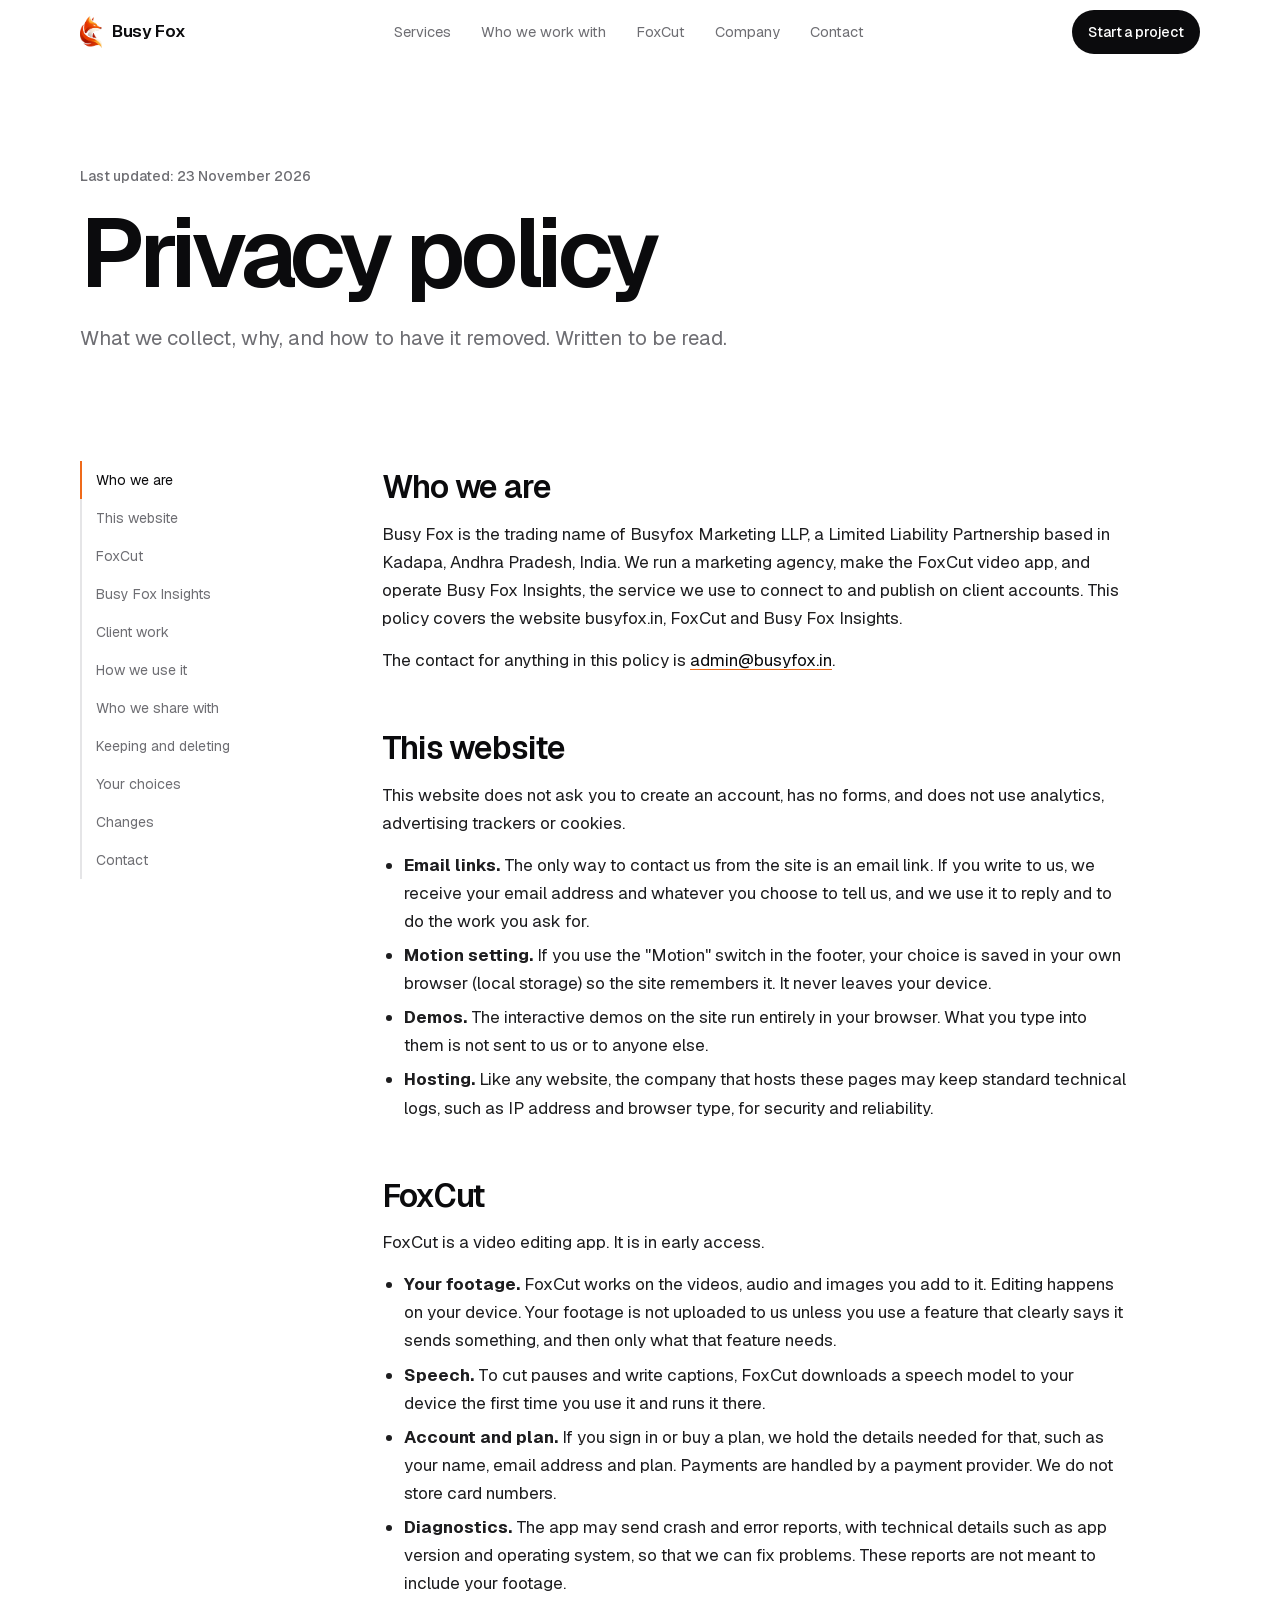
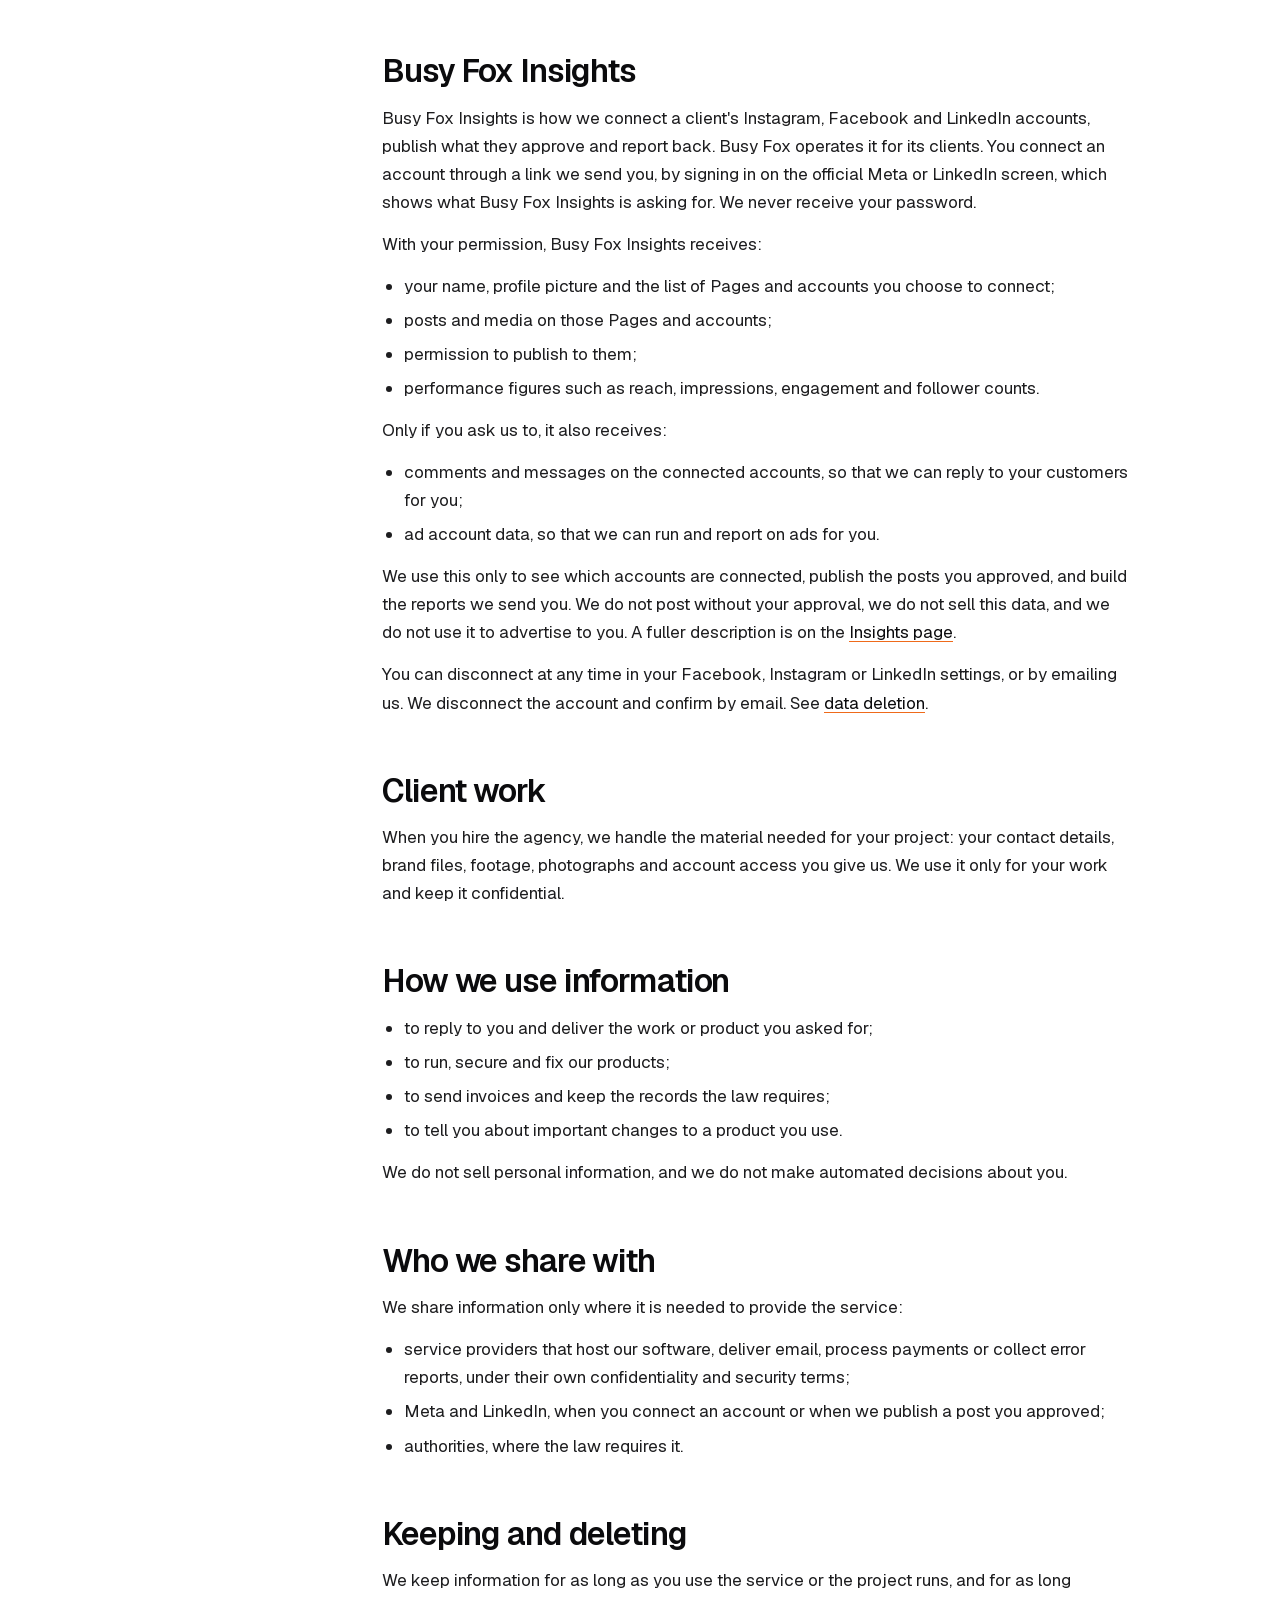
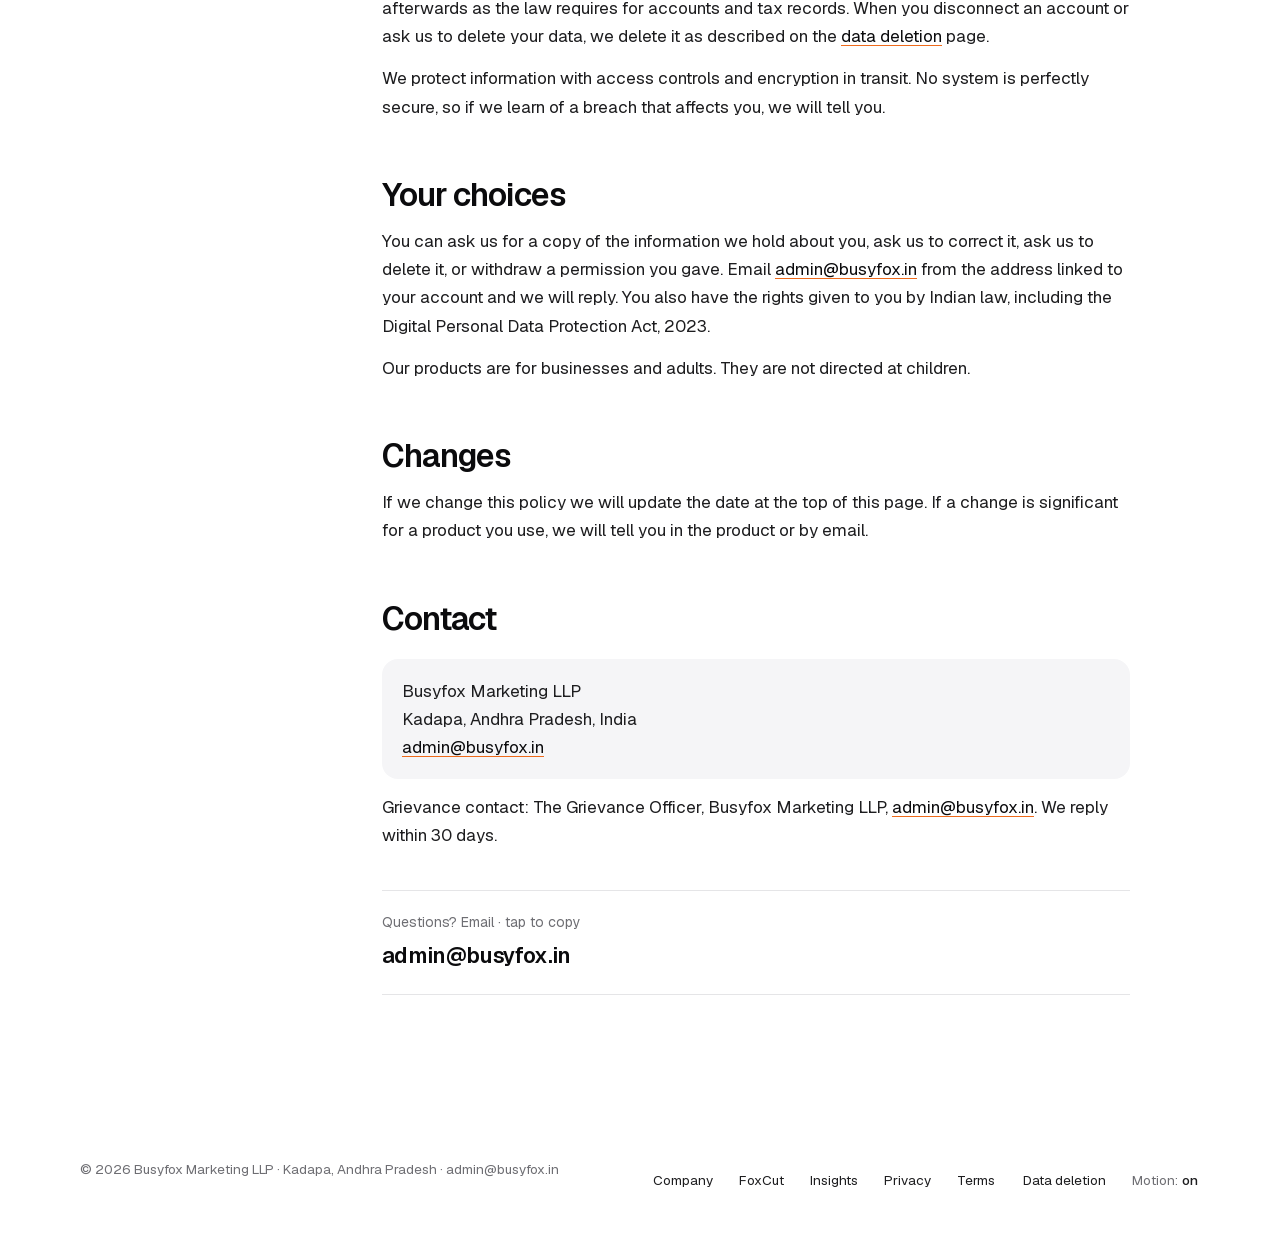
<file: privacy.html>
<!doctype html>
<html lang="en">
<head>
<meta charset="utf-8">
<meta name="viewport" content="width=device-width, initial-scale=1, viewport-fit=cover">
<title>Privacy policy · Busy Fox</title>
<meta name="description" content="How Busyfox Marketing LLP handles information on busyfox.in, in FoxCut and in Busy Fox Insights.">
<link rel="canonical" href="https://busyfox.in/privacy.html">
<meta property="og:type" content="website">
<meta property="og:site_name" content="Busy Fox">
<meta property="og:title" content="Privacy policy · Busy Fox">
<meta property="og:description" content="How Busyfox Marketing LLP handles information on busyfox.in, in FoxCut and in Busy Fox Insights.">
<meta property="og:url" content="https://busyfox.in/privacy.html">
<meta property="og:image" content="https://busyfox.in/assets/og.jpg">
<meta property="og:image:secure_url" content="https://busyfox.in/assets/og.jpg">
<meta property="og:image:type" content="image/jpeg">
<meta property="og:image:width" content="1200">
<meta property="og:image:height" content="630">
<meta property="og:image:alt" content="Busy Fox. Thinking Fast. Building Brands.">
<meta name="twitter:card" content="summary_large_image">
<meta name="twitter:image" content="https://busyfox.in/assets/og.jpg">
<meta name="theme-color" content="#ffffff">
<link rel="icon" href="assets/fox300.png">
<link rel="preload" as="font" type="font/woff2" href="assets/fonts/geist-latin.woff2" crossorigin>
<link rel="preload" as="image" href="assets/fox-mark.png">
<script>
(function(){
  var r = document.documentElement, pref = null;
  try { pref = localStorage.getItem('bf-motion'); } catch(e){}
  var reduce = window.matchMedia && window.matchMedia('(prefers-reduced-motion: reduce)').matches;
  var still = pref ? pref === 'off' : reduce;
  var sda = !still && window.CSS && CSS.supports && CSS.supports('animation-timeline: view()');
  r.className = 'js' + (still ? ' still' : '') + (sda ? ' sda' : '');
})();
</script>
<link rel="stylesheet" href="assets/site.css">
</head>
<body>

<header class="head">
  <div class="wrap">
    <a class="brand" href="index.html#top" aria-label="Busy Fox, home">
      <span class="brand-slot" id="markSlot"><img id="mark" src="assets/fox-mark.png" alt="" width="467" height="680"></span>
      <span class="brand-word" id="brandWord">Busy Fox</span>
    </a>
    <nav class="nav" aria-label="Main">
      <a href="services.html">Services</a><a href="index.html#clients">Who we work with</a><a href="foxcut.html">FoxCut</a><a href="company.html">Company</a><a href="index.html#contact">Contact</a>
    </nav>
    <div class="head-cta">
      <a class="pill sm mag" href="mailto:admin@busyfox.in?subject=New%20project"><span>Start a project</span></a>
      <button class="menu-btn" id="menuBtn" aria-label="Menu" aria-expanded="false" aria-controls="sheet"><span></span><span></span></button>
    </div>
  </div>
  <div class="prog" id="prog" aria-hidden="true"></div>
</header>
<nav class="sheet" id="sheet" aria-label="Menu">
  <a href="services.html">Services</a><a href="index.html#clients">Who we work with</a><a href="foxcut.html">FoxCut</a><a href="company.html">Company</a><a href="insights.html">Insights</a><a href="index.html#contact">Contact</a>
</nav>
<div class="cur" id="cur" aria-hidden="true"><i>Open</i></div>

<main id="top">
<section class="phero">
  <div class="wrap" data-rv>
    <p class="eyebrow rv">Last updated: 23 November 2026</p>
    <h1 class="h2" data-split>Privacy policy</h1>
    <p class="sub rv">What we collect, why, and how to have it removed. Written to be read.</p>
  </div>
</section>
<div class="wrap doc">
  <nav class="toc" aria-label="On this page"><a href="#who">Who we are</a><a href="#site">This website</a><a href="#foxcut">FoxCut</a><a href="#insights">Busy Fox Insights</a><a href="#clients">Client work</a><a href="#use">How we use it</a><a href="#sharing">Who we share with</a><a href="#keeping">Keeping and deleting</a><a href="#rights">Your choices</a><a href="#changes">Changes</a><a href="#contact">Contact</a></nav>
  <article class="prose">

    <h2 id="who">Who we are</h2>
    <p>Busy Fox is the trading name of Busyfox Marketing LLP, a Limited Liability Partnership based in Kadapa, Andhra Pradesh, India. We run a marketing agency, make the FoxCut video app, and operate Busy Fox Insights, the service we use to connect to and publish on client accounts. This policy covers the website busyfox.in, FoxCut and Busy Fox Insights.</p>
    <p>The contact for anything in this policy is <a href="mailto:admin@busyfox.in">admin@busyfox.in</a>.</p>

    <h2 id="site">This website</h2>
    <p>This website does not ask you to create an account, has no forms, and does not use analytics, advertising trackers or cookies.</p>
    <ul>
      <li><strong>Email links.</strong> The only way to contact us from the site is an email link. If you write to us, we receive your email address and whatever you choose to tell us, and we use it to reply and to do the work you ask for.</li>
      <li><strong>Motion setting.</strong> If you use the "Motion" switch in the footer, your choice is saved in your own browser (local storage) so the site remembers it. It never leaves your device.</li>
      <li><strong>Demos.</strong> The interactive demos on the site run entirely in your browser. What you type into them is not sent to us or to anyone else.</li>
      <li><strong>Hosting.</strong> Like any website, the company that hosts these pages may keep standard technical logs, such as IP address and browser type, for security and reliability.</li>
    </ul>

    <h2 id="foxcut">FoxCut</h2>
    <p>FoxCut is a video editing app. It is in early access.</p>
    <ul>
      <li><strong>Your footage.</strong> FoxCut works on the videos, audio and images you add to it. Editing happens on your device. Your footage is not uploaded to us unless you use a feature that clearly says it sends something, and then only what that feature needs.</li>
      <li><strong>Speech.</strong> To cut pauses and write captions, FoxCut downloads a speech model to your device the first time you use it and runs it there.</li>
      <li><strong>Account and plan.</strong> If you sign in or buy a plan, we hold the details needed for that, such as your name, email address and plan. Payments are handled by a payment provider. We do not store card numbers.</li>
      <li><strong>Diagnostics.</strong> The app may send crash and error reports, with technical details such as app version and operating system, so that we can fix problems. These reports are not meant to include your footage.</li>
    </ul>

    <h2 id="insights">Busy Fox Insights</h2>
    <p>Busy Fox Insights is how we connect a client's Instagram, Facebook and LinkedIn accounts, publish what they approve and report back. Busy Fox operates it for its clients. You connect an account through a link we send you, by signing in on the official Meta or LinkedIn screen, which shows what Busy Fox Insights is asking for. We never receive your password.</p>
    <p>With your permission, Busy Fox Insights receives:</p>
    <ul>
      <li>your name, profile picture and the list of Pages and accounts you choose to connect;</li>
      <li>posts and media on those Pages and accounts;</li>
      <li>permission to publish to them;</li>
      <li>performance figures such as reach, impressions, engagement and follower counts.</li>
    </ul>
    <p>Only if you ask us to, it also receives:</p>
    <ul>
      <li>comments and messages on the connected accounts, so that we can reply to your customers for you;</li>
      <li>ad account data, so that we can run and report on ads for you.</li>
    </ul>
    <p>We use this only to see which accounts are connected, publish the posts you approved, and build the reports we send you. We do not post without your approval, we do not sell this data, and we do not use it to advertise to you. A fuller description is on the <a href="insights.html">Insights page</a>.</p>
    <p>You can disconnect at any time in your Facebook, Instagram or LinkedIn settings, or by emailing us. We disconnect the account and confirm by email. See <a href="data-deletion.html">data deletion</a>.</p>

    <h2 id="clients">Client work</h2>
    <p>When you hire the agency, we handle the material needed for your project: your contact details, brand files, footage, photographs and account access you give us. We use it only for your work and keep it confidential.</p>

    <h2 id="use">How we use information</h2>
    <ul>
      <li>to reply to you and deliver the work or product you asked for;</li>
      <li>to run, secure and fix our products;</li>
      <li>to send invoices and keep the records the law requires;</li>
      <li>to tell you about important changes to a product you use.</li>
    </ul>
    <p>We do not sell personal information, and we do not make automated decisions about you.</p>

    <h2 id="sharing">Who we share with</h2>
    <p>We share information only where it is needed to provide the service:</p>
    <ul>
      <li>service providers that host our software, deliver email, process payments or collect error reports, under their own confidentiality and security terms;</li>
      <li>Meta and LinkedIn, when you connect an account or when we publish a post you approved;</li>
      <li>authorities, where the law requires it.</li>
    </ul>

    <h2 id="keeping">Keeping and deleting</h2>
    <p>We keep information for as long as you use the service or the project runs, and for as long afterwards as the law requires for accounts and tax records. When you disconnect an account or ask us to delete your data, we delete it as described on the <a href="data-deletion.html">data deletion</a> page.</p>
    <p>We protect information with access controls and encryption in transit. No system is perfectly secure, so if we learn of a breach that affects you, we will tell you.</p>

    <h2 id="rights">Your choices</h2>
    <p>You can ask us for a copy of the information we hold about you, ask us to correct it, ask us to delete it, or withdraw a permission you gave. Email <a href="mailto:admin@busyfox.in">admin@busyfox.in</a> from the address linked to your account and we will reply. You also have the rights given to you by Indian law, including the Digital Personal Data Protection Act, 2023.</p>
    <p>Our products are for businesses and adults. They are not directed at children.</p>

    <h2 id="changes">Changes</h2>
    <p>If we change this policy we will update the date at the top of this page. If a change is significant for a product you use, we will tell you in the product or by email.</p>

    <h2 id="contact">Contact</h2>
    <div class="box"><p>Busyfox Marketing LLP<br>Kadapa, Andhra Pradesh, India<br><a href="mailto:admin@busyfox.in">admin@busyfox.in</a></p></div>
    <p>Grievance contact: The Grievance Officer, Busyfox Marketing LLP, <a href="mailto:admin@busyfox.in">admin@busyfox.in</a>. We reply within 30 days.</p>

    <div class="copyline"><button type="button" class="cg" id="mail" data-mail="admin@busyfox.in"><small>Questions? Email · tap to copy</small><strong><span class="ul">admin@busyfox.in</span><span class="copied" role="status">Copied</span></strong></button></div>
  </article>
</div>
</main>

<footer class="foot" id="foot">
  <div class="wrap">
    <p>© 2026 Busyfox Marketing LLP · Kadapa, Andhra Pradesh · admin@busyfox.in</p>
    <nav aria-label="Footer"><a href="company.html">Company</a><a href="foxcut.html">FoxCut</a><a href="insights.html">Insights</a><a href="privacy.html">Privacy</a><a href="terms.html">Terms</a><a href="data-deletion.html">Data deletion</a><button type="button" id="motionBtn" aria-label="Toggle motion">Motion:<b id="motionState">on</b></button></nav>
  </div>
</footer>

<script src="assets/site.js" defer></script>
</body>
</html>
</file>
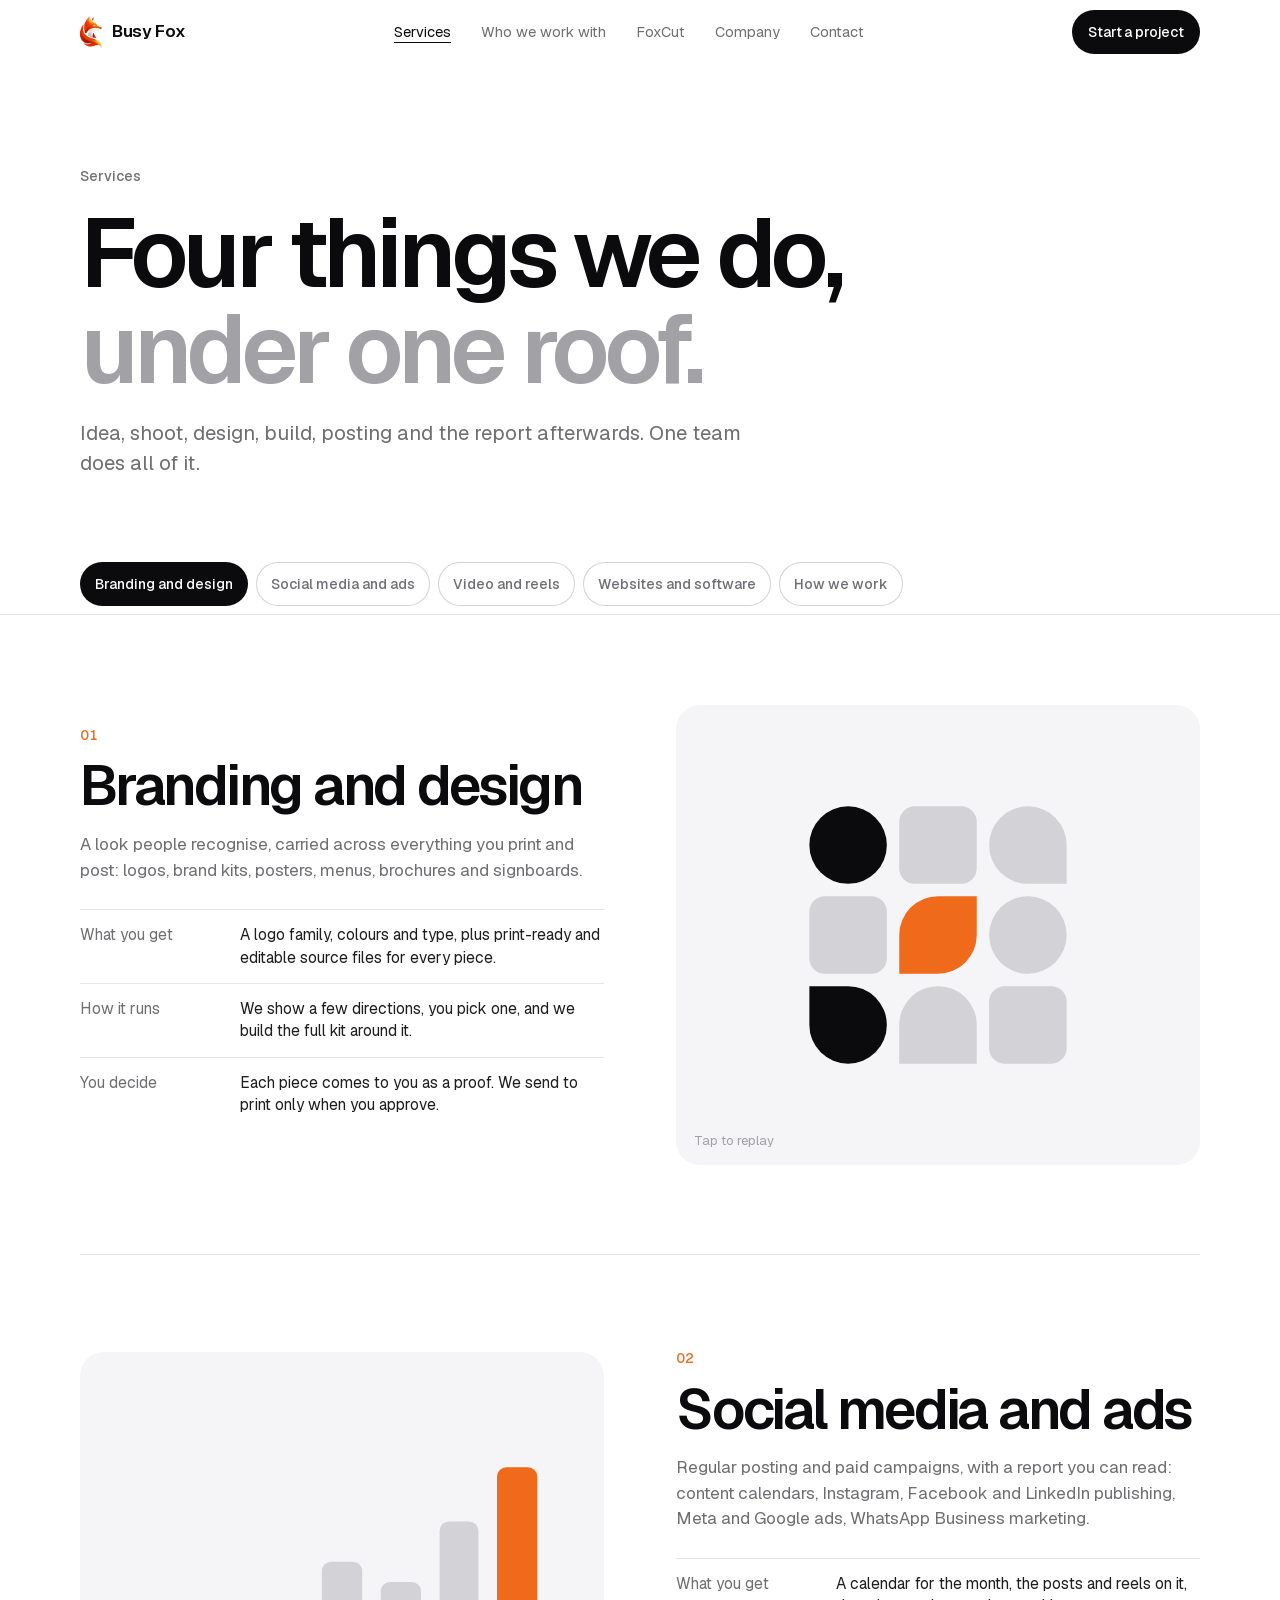
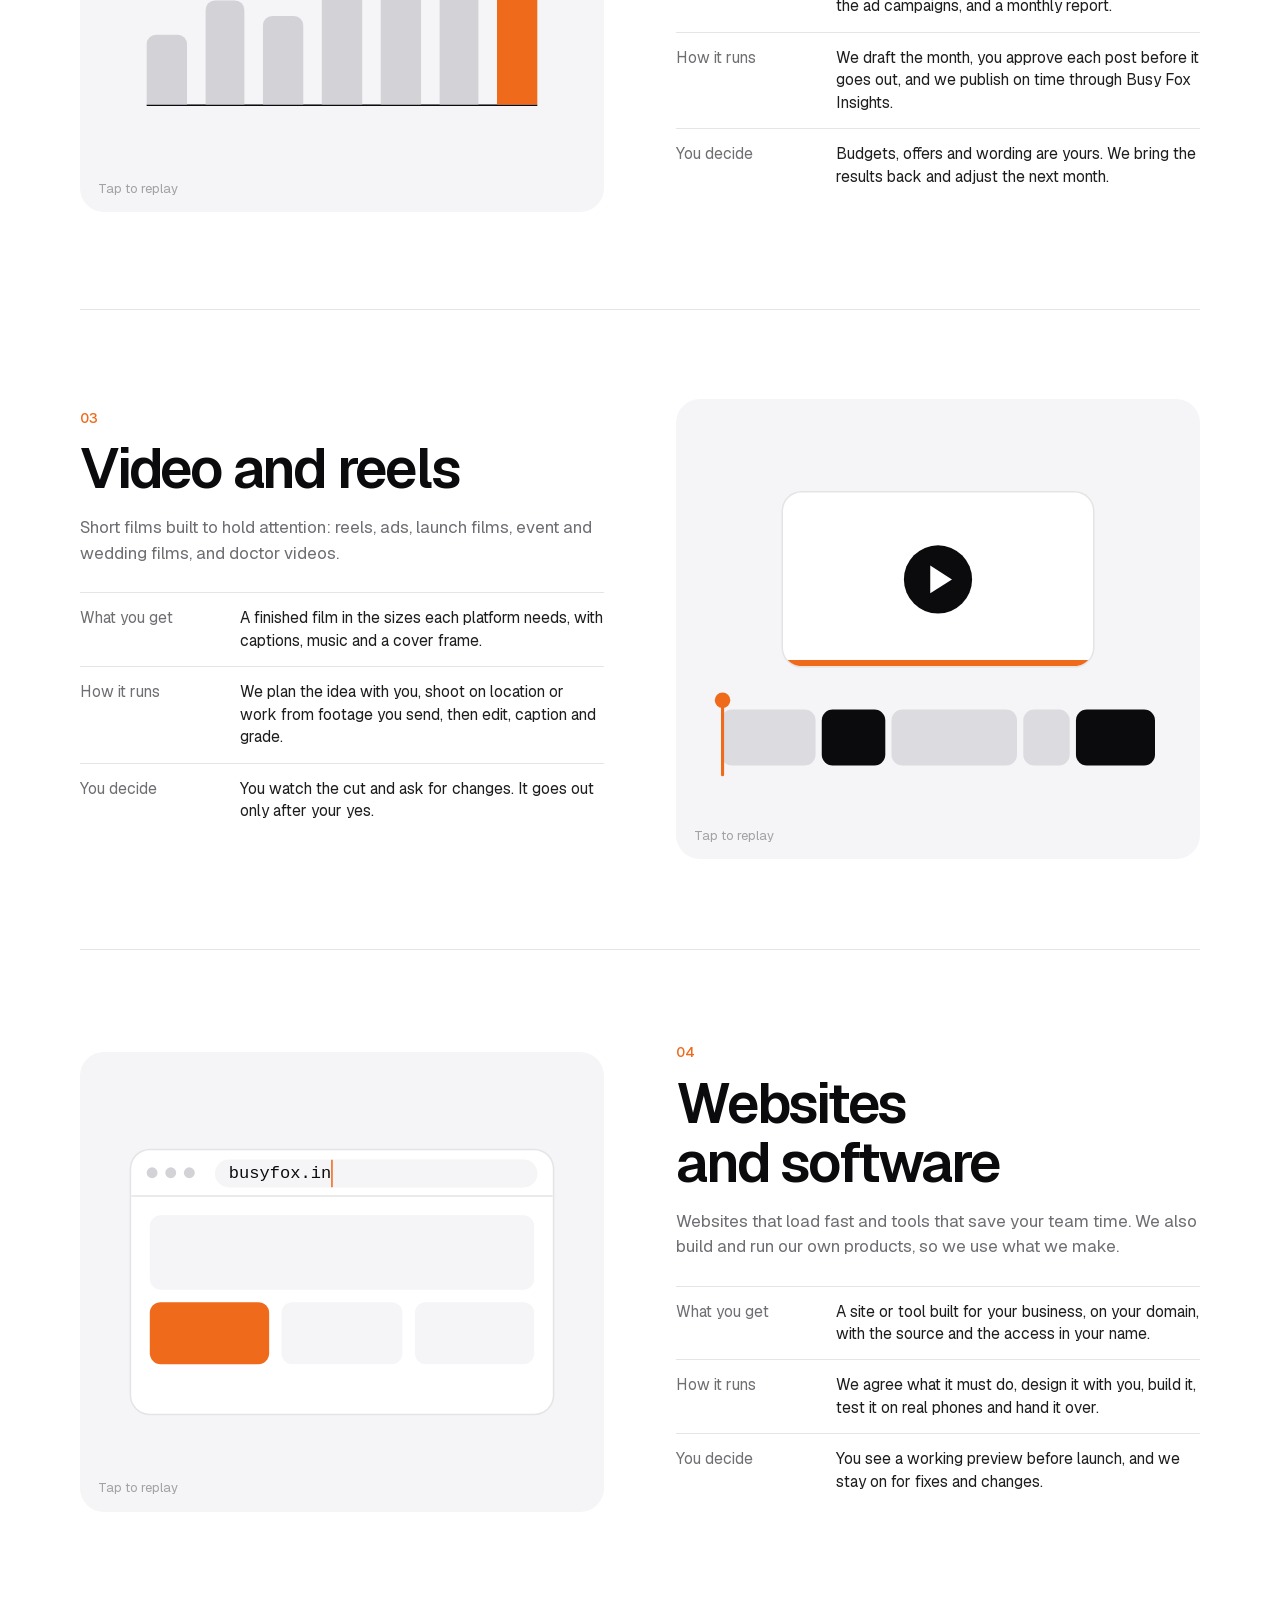
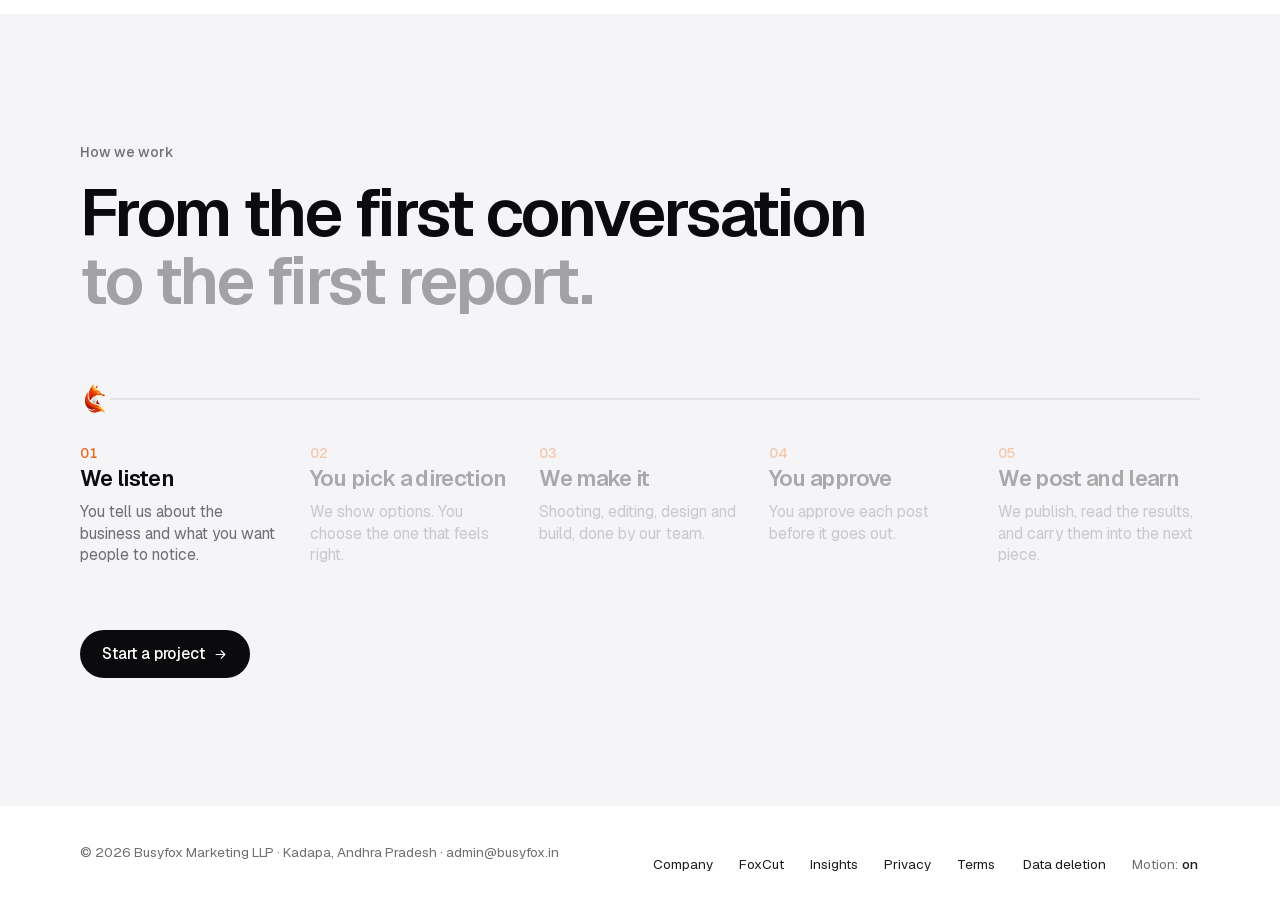
<file: services.html>
<!doctype html>
<html lang="en">
<head>
<meta charset="utf-8">
<meta name="viewport" content="width=device-width, initial-scale=1, viewport-fit=cover">
<title>Services · Busy Fox</title>
<meta name="description" content="What Busy Fox does: video, branding and design, social media and ads, websites and software. From Kadapa.">
<link rel="canonical" href="https://busyfox.in/services.html">
<meta property="og:type" content="website">
<meta property="og:site_name" content="Busy Fox">
<meta property="og:title" content="Services · Busy Fox">
<meta property="og:description" content="What Busy Fox does: video, branding and design, social media and ads, websites and software. From Kadapa.">
<meta property="og:url" content="https://busyfox.in/services.html">
<meta property="og:image" content="https://busyfox.in/assets/og.jpg">
<meta property="og:image:secure_url" content="https://busyfox.in/assets/og.jpg">
<meta property="og:image:type" content="image/jpeg">
<meta property="og:image:width" content="1200">
<meta property="og:image:height" content="630">
<meta property="og:image:alt" content="Busy Fox. Thinking Fast. Building Brands.">
<meta name="twitter:card" content="summary_large_image">
<meta name="twitter:image" content="https://busyfox.in/assets/og.jpg">
<meta name="theme-color" content="#ffffff">
<link rel="icon" href="assets/fox300.png">
<link rel="preload" as="font" type="font/woff2" href="assets/fonts/geist-latin.woff2" crossorigin>
<link rel="preload" as="image" href="assets/fox-mark.png">
<script>
(function(){
  var r = document.documentElement, pref = null;
  try { pref = localStorage.getItem('bf-motion'); } catch(e){}
  var reduce = window.matchMedia && window.matchMedia('(prefers-reduced-motion: reduce)').matches;
  var still = pref ? pref === 'off' : reduce;
  var sda = !still && window.CSS && CSS.supports && CSS.supports('animation-timeline: view()');
  r.className = 'js' + (still ? ' still' : '') + (sda ? ' sda' : '');
})();
</script>
<link rel="stylesheet" href="assets/site.css">
</head>
<body>

<header class="head">
  <div class="wrap">
    <a class="brand" href="index.html#top" aria-label="Busy Fox, home">
      <span class="brand-slot" id="markSlot"><img id="mark" src="assets/fox-mark.png" alt="" width="467" height="680"></span>
      <span class="brand-word" id="brandWord">Busy Fox</span>
    </a>
    <nav class="nav" aria-label="Main">
      <a href="services.html" aria-current="page">Services</a><a href="index.html#clients">Who we work with</a><a href="foxcut.html">FoxCut</a><a href="company.html">Company</a><a href="index.html#contact">Contact</a>
    </nav>
    <div class="head-cta">
      <a class="pill sm mag" href="mailto:admin@busyfox.in?subject=New%20project"><span>Start a project</span></a>
      <button class="menu-btn" id="menuBtn" aria-label="Menu" aria-expanded="false" aria-controls="sheet"><span></span><span></span></button>
    </div>
  </div>
  <div class="prog" id="prog" aria-hidden="true"></div>
</header>
<nav class="sheet" id="sheet" aria-label="Menu">
  <a href="services.html" aria-current="page">Services</a><a href="index.html#clients">Who we work with</a><a href="foxcut.html">FoxCut</a><a href="company.html">Company</a><a href="insights.html">Insights</a><a href="index.html#contact">Contact</a>
</nav>
<div class="cur" id="cur" aria-hidden="true"><i>Open</i></div>

<main id="top">
<section class="phero">
  <div class="wrap" data-rv>
    <p class="eyebrow rv">Services</p>
    <h1 class="h2" data-split>Four things we do, <em>under one roof.</em></h1>
    <p class="sub rv">Idea, shoot, design, build, posting and the report afterwards. One team does all of it.</p>
  </div>
</section>
<nav class="toc full" aria-label="On this page"><a href="#branding">Branding and design</a><a href="#social">Social media and ads</a><a href="#video">Video and reels</a><a href="#web">Websites and software</a><a href="#how">How we work</a></nav>
<div class="wrap">
  
    <section class="sv" id="branding" data-rv>
      <div class="rv">
        <span class="n">01</span>
        <h2 class="h3">Branding and design</h2>
        <p>A look people recognise, carried across everything you print and post: logos, brand kits, posters, menus, brochures and signboards.</p>
        <dl class="dl"><div><dt>What you get</dt><dd>A logo family, colours and type, plus print-ready and editable source files for every piece.</dd></div><div><dt>How it runs</dt><dd>We show a few directions, you pick one, and we build the full kit around it.</dd></div><div><dt>You decide</dt><dd>Each piece comes to you as a proof. We send to print only when you approve.</dd></div></dl>
      </div>
      <div class="ill-card rv" role="button" tabindex="0" aria-label="Branding and design illustration. Press to play it again.">
        <div class="svc-pane on"><div class="ill" aria-hidden="true"><div class="ib">
            <i style="--k:0;--x:-70px;--y:-40px;--r:-80deg"></i><i style="--k:1;--x:10px;--y:-70px;--r:60deg"></i><i style="--k:2;--x:80px;--y:-30px;--r:120deg"></i>
            <i style="--k:3;--x:-90px;--y:10px;--r:40deg"></i><i style="--k:4;--x:0px;--y:30px;--r:-160deg"></i><i style="--k:5;--x:90px;--y:20px;--r:-50deg"></i>
            <i style="--k:6;--x:-60px;--y:70px;--r:100deg"></i><i style="--k:7;--x:20px;--y:80px;--r:-30deg"></i><i style="--k:8;--x:70px;--y:60px;--r:75deg"></i>
          </div></div></div>
        <small>Tap to replay</small>
      </div>
    </section>
    <section class="sv flip" id="social" data-rv>
      <div class="rv">
        <span class="n">02</span>
        <h2 class="h3">Social media and ads</h2>
        <p>Regular posting and paid campaigns, with a report you can read: content calendars, Instagram, Facebook and LinkedIn publishing, Meta and Google ads, WhatsApp Business marketing.</p>
        <dl class="dl"><div><dt>What you get</dt><dd>A calendar for the month, the posts and reels on it, the ad campaigns, and a monthly report.</dd></div><div><dt>How it runs</dt><dd>We draft the month, you approve each post before it goes out, and we publish on time through Busy Fox Insights.</dd></div><div><dt>You decide</dt><dd>Budgets, offers and wording are yours. We bring the results back and adjust the next month.</dd></div></dl>
      </div>
      <div class="ill-card rv" role="button" tabindex="0" aria-label="Social media and ads illustration. Press to play it again.">
        <div class="svc-pane on"><div class="ill" aria-hidden="true"><div class="is"><i style="--k:0;--h:28%"></i><i style="--k:1;--h:42%"></i><i style="--k:2;--h:36%"></i><i style="--k:3;--h:58%"></i><i style="--k:4;--h:50%"></i><i style="--k:5;--h:74%"></i><i style="--k:6;--h:96%"></i></div></div></div>
        <small>Tap to replay</small>
      </div>
    </section>
    <section class="sv" id="video" data-rv>
      <div class="rv">
        <span class="n">03</span>
        <h2 class="h3">Video and reels</h2>
        <p>Short films built to hold attention: reels, ads, launch films, event and wedding films, and doctor videos.</p>
        <dl class="dl"><div><dt>What you get</dt><dd>A finished film in the sizes each platform needs, with captions, music and a cover frame.</dd></div><div><dt>How it runs</dt><dd>We plan the idea with you, shoot on location or work from footage you send, then edit, caption and grade.</dd></div><div><dt>You decide</dt><dd>You watch the cut and ask for changes. It goes out only after your yes.</dd></div></dl>
      </div>
      <div class="ill-card rv" role="button" tabindex="0" aria-label="Video and reels illustration. Press to play it again.">
        <div class="svc-pane on"><div class="ill" aria-hidden="true"><div class="iv"><div class="iv-screen"><span class="iv-play"></span><span class="iv-bar"></span></div><div class="iv-tl"><i style="flex:3"></i><i style="flex:2"></i><i style="flex:4"></i><i style="flex:1.5"></i><i style="flex:2.5"></i><b class="iv-head"></b></div></div></div></div>
        <small>Tap to replay</small>
      </div>
    </section>
    <section class="sv flip" id="web" data-rv>
      <div class="rv">
        <span class="n">04</span>
        <h2 class="h3">Websites and software</h2>
        <p>Websites that load fast and tools that save your team time. We also build and run our own products, so we use what we make.</p>
        <dl class="dl"><div><dt>What you get</dt><dd>A site or tool built for your business, on your domain, with the source and the access in your name.</dd></div><div><dt>How it runs</dt><dd>We agree what it must do, design it with you, build it, test it on real phones and hand it over.</dd></div><div><dt>You decide</dt><dd>You see a working preview before launch, and we stay on for fixes and changes.</dd></div></dl>
      </div>
      <div class="ill-card rv" role="button" tabindex="0" aria-label="Websites and software illustration. Press to play it again.">
        <div class="svc-pane on"><div class="ill" aria-hidden="true"><div class="iw"><div class="iw-top"><s></s><s></s><s></s><span class="iw-url">busyfox.in</span></div><div class="iw-body"><b style="--k:0"></b><div><i style="--k:1"></i><i style="--k:2"></i><i style="--k:3"></i></div></div></div></div></div>
        <small>Tap to replay</small>
      </div>
    </section>
</div>
<section class="sec how band" id="how">
  <div class="wrap">
    <div data-rv>
      <p class="eyebrow rv">How we work</p>
      <h2 class="h2" data-split>From the first conversation <em>to the first report.</em></h2>
    </div>
    <div class="stepper" id="stepper">
      <div class="st-line" aria-hidden="true"><i id="stFill"></i></div>
      <div class="runner" id="runner" aria-hidden="true"><img src="assets/fox-mark.png" alt="" loading="lazy"></div>
      <ol class="steps" id="steps">
        <li><span class="n">01</span><h3>We listen</h3><p>You tell us about the business and what you want people to notice.</p></li>
        <li><span class="n">02</span><h3>You pick a direction</h3><p>We show options. You choose the one that feels right.</p></li>
        <li><span class="n">03</span><h3>We make it</h3><p>Shooting, editing, design and build, done by our team.</p></li>
        <li><span class="n">04</span><h3>You approve</h3><p>You approve each post before it goes out.</p></li>
        <li><span class="n">05</span><h3>We post and learn</h3><p>We publish, read the results, and carry them into the next piece.</p></li>
      </ol>
    </div>
    <div class="cta l rv in" style="margin-top:clamp(40px,5vw,64px)"><a class="pill mag" href="mailto:admin@busyfox.in?subject=New%20project"><span>Start a project<svg class="rt" viewBox="0 0 24 24" fill="none" stroke="currentColor" stroke-width="1.8" stroke-linecap="round" stroke-linejoin="round" aria-hidden="true"><path d="M5 12h14M13 6l6 6-6 6"/></svg></span></a></div>
  </div>
</section>
</main>

<footer class="foot" id="foot">
  <div class="wrap">
    <p>© 2026 Busyfox Marketing LLP · Kadapa, Andhra Pradesh · admin@busyfox.in</p>
    <nav aria-label="Footer"><a href="company.html">Company</a><a href="foxcut.html">FoxCut</a><a href="insights.html">Insights</a><a href="privacy.html">Privacy</a><a href="terms.html">Terms</a><a href="data-deletion.html">Data deletion</a><button type="button" id="motionBtn" aria-label="Toggle motion">Motion:<b id="motionState">on</b></button></nav>
  </div>
</footer>

<script src="assets/site.js" defer></script>
</body>
</html>
</file>
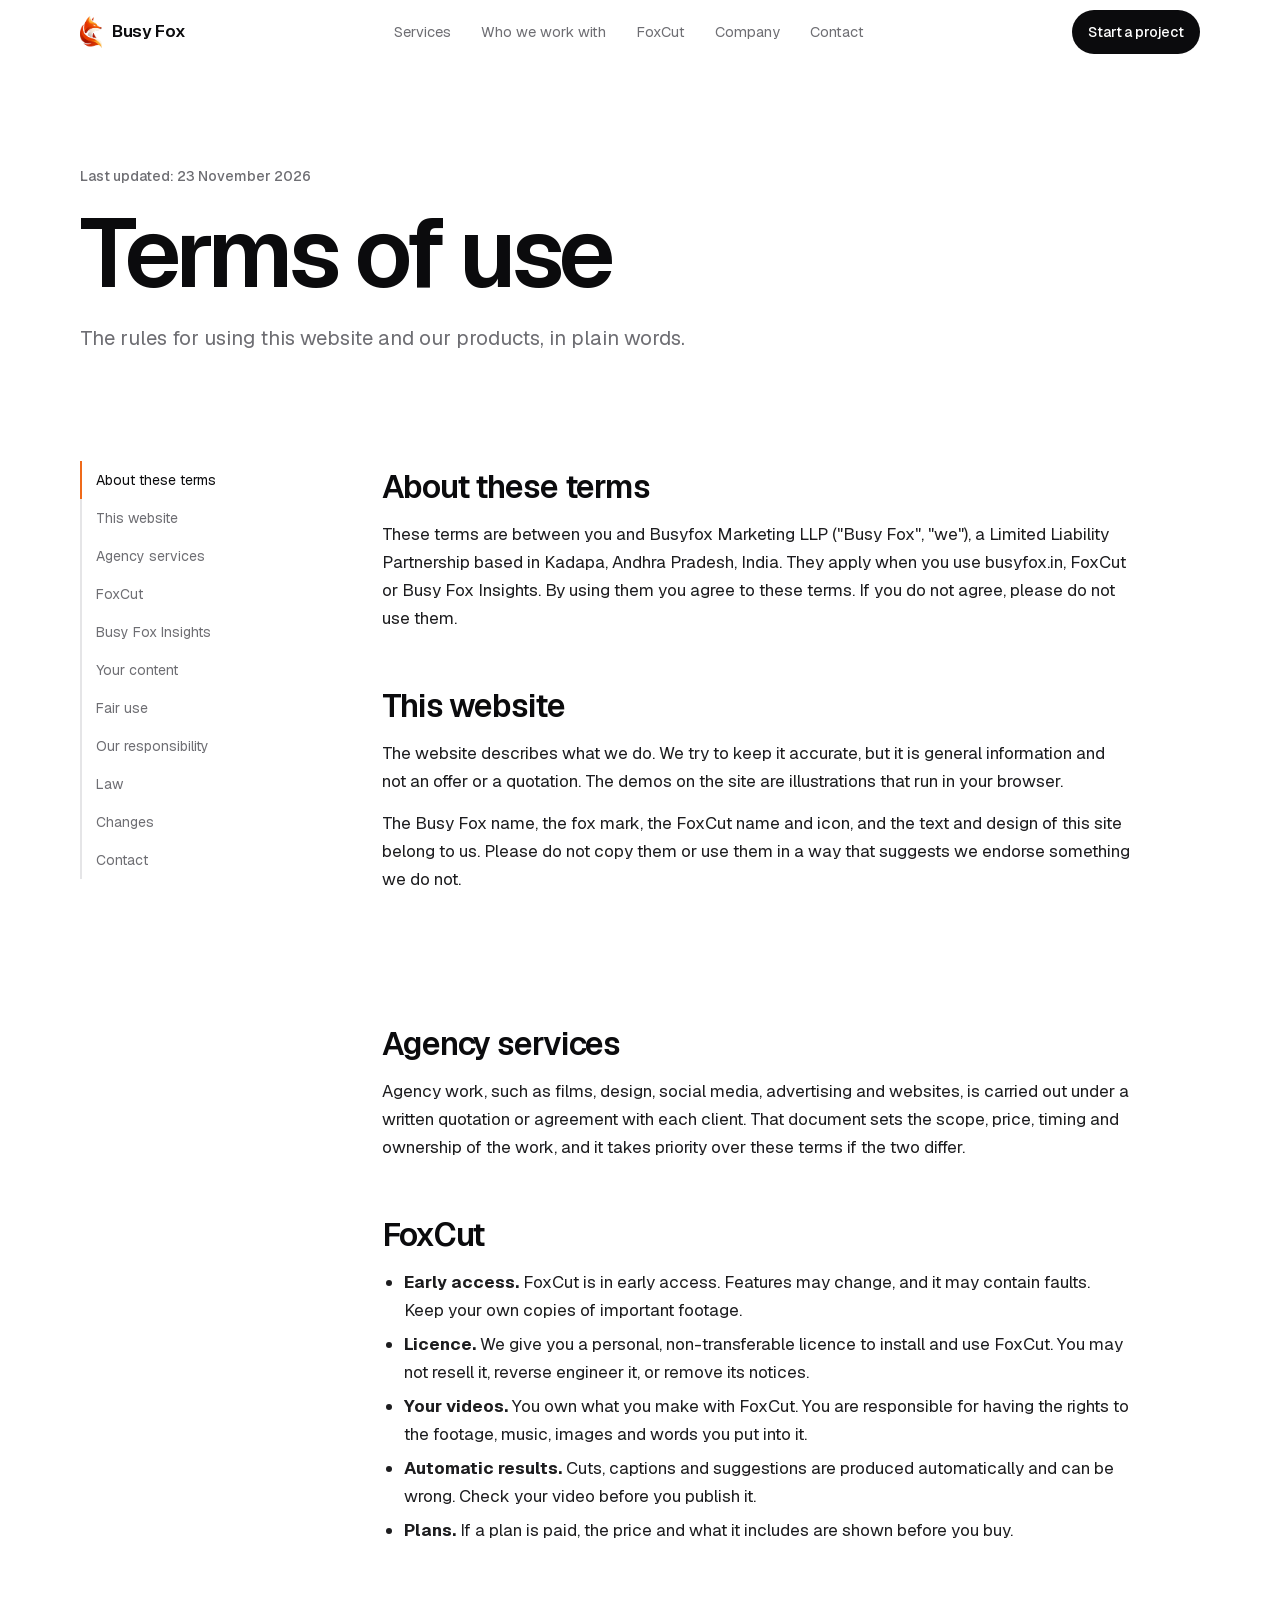
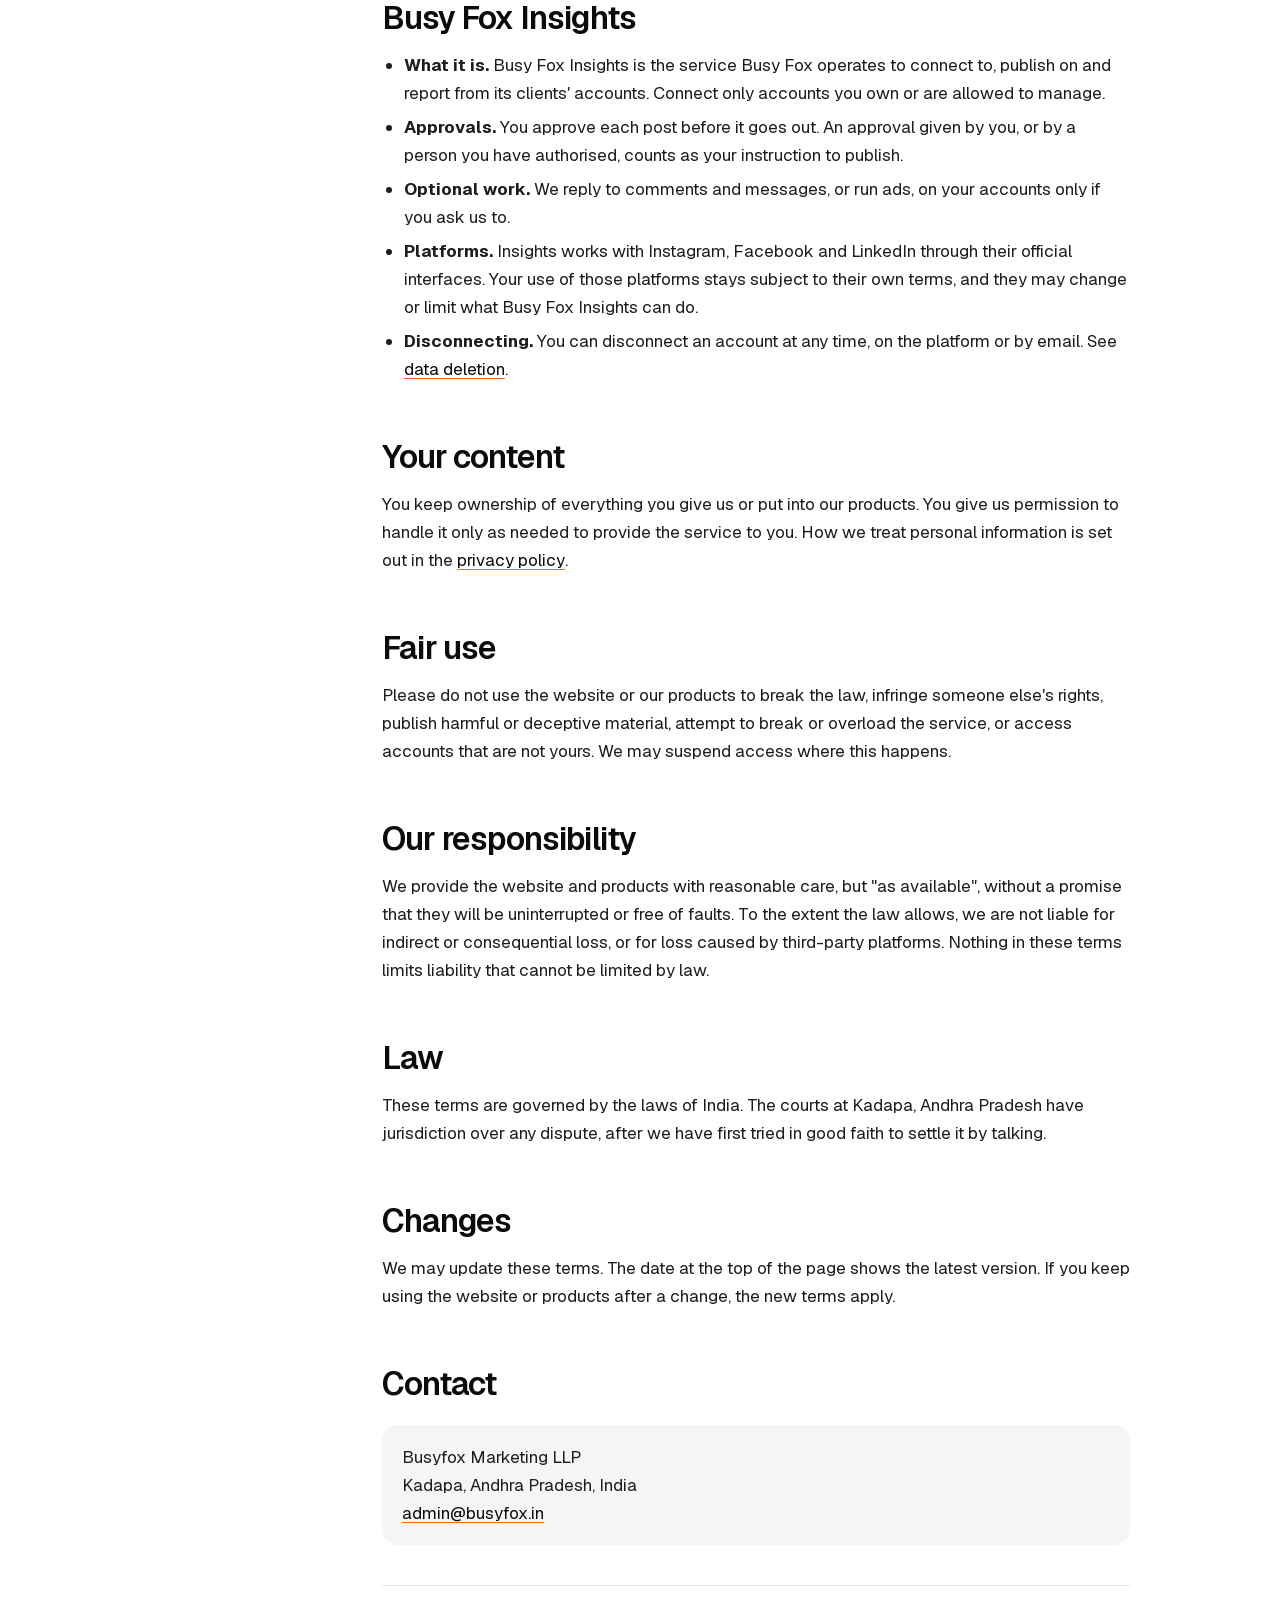
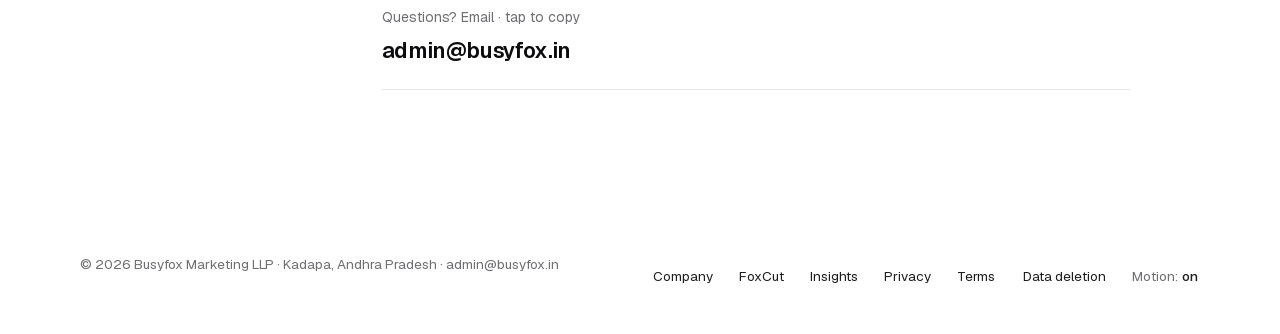
<file: terms.html>
<!doctype html>
<html lang="en">
<head>
<meta charset="utf-8">
<meta name="viewport" content="width=device-width, initial-scale=1, viewport-fit=cover">
<title>Terms · Busy Fox</title>
<meta name="description" content="Terms for using busyfox.in, FoxCut and Busy Fox Insights, from Busyfox Marketing LLP.">
<link rel="canonical" href="https://busyfox.in/terms.html">
<meta property="og:type" content="website">
<meta property="og:site_name" content="Busy Fox">
<meta property="og:title" content="Terms · Busy Fox">
<meta property="og:description" content="Terms for using busyfox.in, FoxCut and Busy Fox Insights, from Busyfox Marketing LLP.">
<meta property="og:url" content="https://busyfox.in/terms.html">
<meta property="og:image" content="https://busyfox.in/assets/og.jpg">
<meta property="og:image:secure_url" content="https://busyfox.in/assets/og.jpg">
<meta property="og:image:type" content="image/jpeg">
<meta property="og:image:width" content="1200">
<meta property="og:image:height" content="630">
<meta property="og:image:alt" content="Busy Fox. Thinking Fast. Building Brands.">
<meta name="twitter:card" content="summary_large_image">
<meta name="twitter:image" content="https://busyfox.in/assets/og.jpg">
<meta name="theme-color" content="#ffffff">
<link rel="icon" href="assets/fox300.png">
<link rel="preload" as="font" type="font/woff2" href="assets/fonts/geist-latin.woff2" crossorigin>
<link rel="preload" as="image" href="assets/fox-mark.png">
<script>
(function(){
  var r = document.documentElement, pref = null;
  try { pref = localStorage.getItem('bf-motion'); } catch(e){}
  var reduce = window.matchMedia && window.matchMedia('(prefers-reduced-motion: reduce)').matches;
  var still = pref ? pref === 'off' : reduce;
  var sda = !still && window.CSS && CSS.supports && CSS.supports('animation-timeline: view()');
  r.className = 'js' + (still ? ' still' : '') + (sda ? ' sda' : '');
})();
</script>
<link rel="stylesheet" href="assets/site.css">
</head>
<body>

<header class="head">
  <div class="wrap">
    <a class="brand" href="index.html#top" aria-label="Busy Fox, home">
      <span class="brand-slot" id="markSlot"><img id="mark" src="assets/fox-mark.png" alt="" width="467" height="680"></span>
      <span class="brand-word" id="brandWord">Busy Fox</span>
    </a>
    <nav class="nav" aria-label="Main">
      <a href="services.html">Services</a><a href="index.html#clients">Who we work with</a><a href="foxcut.html">FoxCut</a><a href="company.html">Company</a><a href="index.html#contact">Contact</a>
    </nav>
    <div class="head-cta">
      <a class="pill sm mag" href="mailto:admin@busyfox.in?subject=New%20project"><span>Start a project</span></a>
      <button class="menu-btn" id="menuBtn" aria-label="Menu" aria-expanded="false" aria-controls="sheet"><span></span><span></span></button>
    </div>
  </div>
  <div class="prog" id="prog" aria-hidden="true"></div>
</header>
<nav class="sheet" id="sheet" aria-label="Menu">
  <a href="services.html">Services</a><a href="index.html#clients">Who we work with</a><a href="foxcut.html">FoxCut</a><a href="company.html">Company</a><a href="insights.html">Insights</a><a href="index.html#contact">Contact</a>
</nav>
<div class="cur" id="cur" aria-hidden="true"><i>Open</i></div>

<main id="top">
<section class="phero">
  <div class="wrap" data-rv>
    <p class="eyebrow rv">Last updated: 23 November 2026</p>
    <h1 class="h2" data-split>Terms of use</h1>
    <p class="sub rv">The rules for using this website and our products, in plain words.</p>
  </div>
</section>
<div class="wrap doc">
  <nav class="toc" aria-label="On this page"><a href="#about">About these terms</a><a href="#site">This website</a><a href="#services">Agency services</a><a href="#foxcut">FoxCut</a><a href="#insights">Busy Fox Insights</a><a href="#content">Your content</a><a href="#conduct">Fair use</a><a href="#liability">Our responsibility</a><a href="#law">Law</a><a href="#changes">Changes</a><a href="#contact">Contact</a></nav>
  <article class="prose">

    <h2 id="about">About these terms</h2>
    <p>These terms are between you and Busyfox Marketing LLP ("Busy Fox", "we"), a Limited Liability Partnership based in Kadapa, Andhra Pradesh, India. They apply when you use busyfox.in, FoxCut or Busy Fox Insights. By using them you agree to these terms. If you do not agree, please do not use them.</p>

    <h2 id="site">This website</h2>
    <p>The website describes what we do. We try to keep it accurate, but it is general information and not an offer or a quotation. The demos on the site are illustrations that run in your browser.</p>
    <p>The Busy Fox name, the fox mark, the FoxCut name and icon, and the text and design of this site belong to us. Please do not copy them or use them in a way that suggests we endorse something we do not.</p>

    <h2 id="services">Agency services</h2>
    <p>Agency work, such as films, design, social media, advertising and websites, is carried out under a written quotation or agreement with each client. That document sets the scope, price, timing and ownership of the work, and it takes priority over these terms if the two differ.</p>

    <h2 id="foxcut">FoxCut</h2>
    <ul>
      <li><strong>Early access.</strong> FoxCut is in early access. Features may change, and it may contain faults. Keep your own copies of important footage.</li>
      <li><strong>Licence.</strong> We give you a personal, non-transferable licence to install and use FoxCut. You may not resell it, reverse engineer it, or remove its notices.</li>
      <li><strong>Your videos.</strong> You own what you make with FoxCut. You are responsible for having the rights to the footage, music, images and words you put into it.</li>
      <li><strong>Automatic results.</strong> Cuts, captions and suggestions are produced automatically and can be wrong. Check your video before you publish it.</li>
      <li><strong>Plans.</strong> If a plan is paid, the price and what it includes are shown before you buy.</li>
    </ul>

    <h2 id="insights">Busy Fox Insights</h2>
    <ul>
      <li><strong>What it is.</strong> Busy Fox Insights is the service Busy Fox operates to connect to, publish on and report from its clients' accounts. Connect only accounts you own or are allowed to manage.</li>
      <li><strong>Approvals.</strong> You approve each post before it goes out. An approval given by you, or by a person you have authorised, counts as your instruction to publish.</li>
      <li><strong>Optional work.</strong> We reply to comments and messages, or run ads, on your accounts only if you ask us to.</li>
      <li><strong>Platforms.</strong> Insights works with Instagram, Facebook and LinkedIn through their official interfaces. Your use of those platforms stays subject to their own terms, and they may change or limit what Busy Fox Insights can do.</li>
      <li><strong>Disconnecting.</strong> You can disconnect an account at any time, on the platform or by email. See <a href="data-deletion.html">data deletion</a>.</li>
    </ul>

    <h2 id="content">Your content</h2>
    <p>You keep ownership of everything you give us or put into our products. You give us permission to handle it only as needed to provide the service to you. How we treat personal information is set out in the <a href="privacy.html">privacy policy</a>.</p>

    <h2 id="conduct">Fair use</h2>
    <p>Please do not use the website or our products to break the law, infringe someone else's rights, publish harmful or deceptive material, attempt to break or overload the service, or access accounts that are not yours. We may suspend access where this happens.</p>

    <h2 id="liability">Our responsibility</h2>
    <p>We provide the website and products with reasonable care, but "as available", without a promise that they will be uninterrupted or free of faults. To the extent the law allows, we are not liable for indirect or consequential loss, or for loss caused by third-party platforms. Nothing in these terms limits liability that cannot be limited by law.</p>

    <h2 id="law">Law</h2>
    <p>These terms are governed by the laws of India. The courts at Kadapa, Andhra Pradesh have jurisdiction over any dispute, after we have first tried in good faith to settle it by talking.</p>

    <h2 id="changes">Changes</h2>
    <p>We may update these terms. The date at the top of the page shows the latest version. If you keep using the website or products after a change, the new terms apply.</p>

    <h2 id="contact">Contact</h2>
    <div class="box"><p>Busyfox Marketing LLP<br>Kadapa, Andhra Pradesh, India<br><a href="mailto:admin@busyfox.in">admin@busyfox.in</a></p></div>

    <div class="copyline"><button type="button" class="cg" id="mail" data-mail="admin@busyfox.in"><small>Questions? Email · tap to copy</small><strong><span class="ul">admin@busyfox.in</span><span class="copied" role="status">Copied</span></strong></button></div>
  </article>
</div>
</main>

<footer class="foot" id="foot">
  <div class="wrap">
    <p>© 2026 Busyfox Marketing LLP · Kadapa, Andhra Pradesh · admin@busyfox.in</p>
    <nav aria-label="Footer"><a href="company.html">Company</a><a href="foxcut.html">FoxCut</a><a href="insights.html">Insights</a><a href="privacy.html">Privacy</a><a href="terms.html">Terms</a><a href="data-deletion.html">Data deletion</a><button type="button" id="motionBtn" aria-label="Toggle motion">Motion:<b id="motionState">on</b></button></nav>
  </div>
</footer>

<script src="assets/site.js" defer></script>
</body>
</html>
</file>
<file: assets/site.css>
/* Busy Fox site: shared design system. Fonts are self-hosted (Geist and Caveat, SIL Open Font License). */
@font-face{ font-family:"Geist"; font-style:normal; font-weight:100 900; font-display:swap; src:url(fonts/geist-latin-ext.woff2) format("woff2");
  unicode-range:U+0100-02BA,U+02BD-02C5,U+02C7-02CC,U+02CE-02D7,U+02DD-02FF,U+0304,U+0308,U+0329,U+1D00-1DBF,U+1E00-1E9F,U+1EF2-1EFF,U+2020,U+20A0-20AB,U+20AD-20C0,U+2113,U+2C60-2C7F,U+A720-A7FF; }
@font-face{ font-family:"Geist"; font-style:normal; font-weight:100 900; font-display:swap; src:url(fonts/geist-latin.woff2) format("woff2");
  unicode-range:U+0000-00FF,U+0131,U+0152-0153,U+02BB-02BC,U+02C6,U+02DA,U+02DC,U+0304,U+0308,U+0329,U+2000-206F,U+20AC,U+2122,U+2191,U+2193,U+2212,U+2215,U+FEFF,U+FFFD; }
@font-face{ font-family:"Caveat"; font-style:normal; font-weight:600; font-display:swap; src:url(fonts/caveat-600-latin.woff2) format("woff2");
  unicode-range:U+0000-00FF,U+0131,U+0152-0153,U+02BB-02BC,U+02C6,U+02DA,U+02DC,U+0304,U+0308,U+0329,U+2000-206F,U+20AC,U+2122,U+2191,U+2193,U+2212,U+2215,U+FEFF,U+FFFD; }
@view-transition{ navigation:auto; }
::view-transition-old(root),::view-transition-new(root){ animation-duration:.28s; animation-timing-function:ease; }

:root{
  --ink:#0b0b0d; --text:#1d1d1f; --mute:#6e6e73; --faint:#a1a1a6;
  --line:#e5e5e7; --grey:#f5f5f7; --white:#fff; --fox:#ef6a1a;
  --gut:20px; --max:1200px; --head:56px;
  --ease:cubic-bezier(.16,1,.3,1); --spring:cubic-bezier(.3,1.5,.5,1);
}
@media (min-width:760px){ :root{ --gut:40px; --head:64px; } }
*,*::before,*::after{ box-sizing:border-box; }
html{ -webkit-text-size-adjust:100%; overflow-x:clip; scroll-padding-top:calc(var(--head) + 16px); }
body{ margin:0; background:var(--white); color:var(--text); overflow-x:clip;
  font-family:"Geist",-apple-system,BlinkMacSystemFont,"Helvetica Neue",Arial,sans-serif;
  font-size:17px; line-height:1.5; -webkit-font-smoothing:antialiased; text-rendering:optimizeLegibility; }
img,video,svg{ display:block; max-width:100%; }
a{ color:inherit; text-decoration:none; }
h1,h2,h3,p,ul,ol,figure{ margin:0; padding:0; }
ul,ol{ list-style:none; }
button,input{ font:inherit; color:inherit; background:none; border:0; padding:0; }
button{ cursor:pointer; -webkit-tap-highlight-color:transparent; }
:focus-visible{ outline:2px solid var(--fox); outline-offset:3px; border-radius:6px; }
.wrap{ width:100%; max-width:var(--max); margin-inline:auto; padding-inline:var(--gut); }

/* ---------- header ---------- */
.head{ position:fixed; inset:0 0 auto 0; height:var(--head); z-index:50; background:var(--white); }
.head::after{ content:""; position:absolute; inset:auto 0 0 0; height:1px; background:var(--line); opacity:0; transition:opacity .3s; }
.scrolled .head::after{ opacity:1; }
.prog{ position:absolute; inset:auto 0 -1px 0; height:2px; background:var(--fox); transform:scaleX(0); transform-origin:0 50%; z-index:1; }
.head .wrap{ height:100%; display:flex; align-items:center; justify-content:space-between; gap:16px; }
.brand{ display:inline-flex; align-items:center; gap:10px; min-height:44px; font-weight:600; font-size:17px; letter-spacing:-.02em; color:var(--ink); }
.brand-slot{ width:22px; height:32px; flex:none; }
.brand-slot img{ width:100%; height:100%; object-fit:contain; opacity:1; transition:opacity .18s linear; transform-origin:50% 90%; }
.docked .brand-slot img, .still .brand-slot img, html:not(.js) .brand-slot img, body:not(.home) .brand-slot img{ opacity:1; }
.brand-slot img.nod{ animation:nod .9s var(--ease); }
@keyframes nod{ 0%{ transform:none; } 30%{ transform:rotate(16deg) translateY(1px); } 60%{ transform:rotate(-7deg); } 100%{ transform:none; } }
.brand-word{ display:block; }
.nav{ display:none; align-items:center; gap:30px; font-size:14.5px; color:var(--mute); }
.nav a{ position:relative; min-height:44px; display:inline-flex; align-items:center; transition:color .2s; }
.nav a::after{ content:""; position:absolute; left:0; right:0; bottom:11px; height:1.5px; background:var(--ink); transform:scaleX(0); transform-origin:0 50%; transition:transform .45s var(--ease); }
.nav a:hover, .nav a[aria-current]{ color:var(--ink); }
.nav a:hover::after, .nav a[aria-current]::after{ transform:none; }
.head-cta{ display:flex; align-items:center; gap:6px; }
.pill{ display:inline-flex; align-items:center; justify-content:center; min-height:48px; padding:0 22px; border-radius:999px;
  background:var(--ink); color:#fff; font-weight:500; font-size:15.5px; letter-spacing:-.01em; white-space:nowrap; transition:background-color .2s; }
.pill > span{ display:inline-flex; align-items:center; gap:8px; pointer-events:none; }
.pill:hover{ background:#2a2a2e; }
.pill.ghost{ background:transparent; color:var(--ink); box-shadow:inset 0 0 0 1px #d2d2d7; }
.pill.ghost:hover{ background:var(--grey); }
.pill.sm{ min-height:44px; padding:0 16px; font-size:14px; }
.pill svg{ width:15px; height:15px; flex:none; transition:transform .45s var(--ease); }
.pill:hover svg.dn{ transform:translateY(3px); }
.pill:hover svg.rt{ transform:translateX(4px); }
.menu-btn{ width:44px; height:44px; display:flex; flex-direction:column; align-items:center; justify-content:center; gap:6px; margin-right:-10px; }
.menu-btn span{ display:block; width:18px; height:1.5px; background:var(--ink); transition:transform .35s var(--ease); }
.menu-open .menu-btn span:first-child{ transform:translateY(3.75px) rotate(45deg); }
.menu-open .menu-btn span:last-child{ transform:translateY(-3.75px) rotate(-45deg); }
.sheet{ position:fixed; inset:var(--head) 0 auto 0; z-index:70; background:var(--white); border-bottom:1px solid var(--line);
  padding:8px var(--gut) 20px; opacity:0; visibility:hidden; pointer-events:none; transform:translate3d(0,-10px,0);
  transition:opacity .3s, transform .45s var(--ease), visibility 0s .3s; }
.menu-open .sheet{ opacity:1; visibility:visible; pointer-events:auto; transform:none; transition:opacity .3s, transform .45s var(--ease), visibility 0s; }
.sheet a{ display:flex; align-items:center; min-height:52px; font-size:22px; font-weight:500; letter-spacing:-.025em; color:var(--ink); border-bottom:1px solid var(--line); }
.sheet a:last-child{ border-bottom:0; }
@media (min-width:900px){ .nav{ display:flex; } .menu-btn,.sheet{ display:none; } }

/* pointer label */
.cur{ position:fixed; left:0; top:0; z-index:80; pointer-events:none; }
.cur i{ display:block; font-style:normal; margin:14px 0 0 14px; padding:7px 13px; border-radius:999px; background:var(--fox); color:#fff; font-size:13px; font-weight:500;
  transform:scale(0); opacity:0; transform-origin:0 0; transition:transform .35s var(--spring), opacity .2s; }
.cur.on i{ transform:none; opacity:1; }

/* ---------- hero ---------- */
.hero{ min-height:100vh; min-height:100svh; padding:calc(var(--head) + 12px) var(--gut) 28px;
  display:flex; flex-direction:column; align-items:center; justify-content:center; text-align:center; }
.fox-slot{ height:clamp(220px, 41svh, 620px); aspect-ratio:467/680; flex:none; position:relative; z-index:60; }
.fox-y{ width:100%; height:100%; }
.fox-fly{ width:100%; height:100%; transform-origin:50% 50%; }
.scrolled:not(.docked) .fox-fly, .scrolled:not(.docked) .fox-y{ will-change:transform, translate, scale; }
.docked .fox-fly{ opacity:0; pointer-events:none; }
.fox-tilt{ width:100%; height:100%; }
.fox-hop{ position:relative; width:100%; height:100%; cursor:pointer; touch-action:pan-y; -webkit-tap-highlight-color:transparent; user-select:none; -webkit-user-select:none; }
.fox-hop:focus-visible{ outline-offset:8px; border-radius:16px; }
.fox-hop img{ width:100%; height:100%; object-fit:contain; -webkit-user-drag:none; pointer-events:none; }
.fox-line{ position:absolute; inset:0; width:100%; height:100%; opacity:0; overflow:visible; pointer-events:none; }
.fox-line path{ fill:none; stroke:var(--ink); stroke-width:20; stroke-linejoin:round; stroke-dasharray:1; stroke-dashoffset:0; }
.js .fox-line{ animation:lineFade 1.25s linear both; }
.js .fox-line path{ animation:draw .9s cubic-bezier(.5,0,.2,1) both; }
.js .fox-hop img{ animation:foxIn .7s ease .3s both; }
@keyframes draw{ from{ stroke-dashoffset:1; } to{ stroke-dashoffset:0; } }
@keyframes lineFade{ 0%,60%{ opacity:1; } 100%{ opacity:0; } }
@keyframes foxIn{ from{ opacity:0; transform:scale(.985); } to{ opacity:1; transform:none; } }
.quip{ position:absolute; left:50%; top:100%; margin-top:4px; width:240px; margin-left:-120px; text-align:center; font-size:14px; color:var(--mute); letter-spacing:-.01em; pointer-events:none; }
.quip span{ display:inline-block; }
.quip{ display:none !important; }
.js .quip span{ animation:up .9s var(--ease) 1s both; }
@media (min-width:900px){
  .quip{ left:100%; top:20%; margin:0 0 0 6px; width:auto; white-space:nowrap; text-align:left; display:flex; align-items:center; gap:10px; }
  .quip::before{ content:""; width:28px; height:1px; background:#c7c7cc; }
}
.w{ display:inline-block; overflow:hidden; vertical-align:top; padding:0 .07em .16em; margin:0 -.07em -.16em; }
.w > i{ display:inline-block; font-style:normal; }
.hero h1{ margin-top:clamp(30px,4.4svh,40px); font-weight:600; color:var(--ink); line-height:.95;
  font-size:clamp(54px, 7.4vw, 100px); letter-spacing:-.055em; }
@media (min-width:900px){ .hero h1{ margin-top:clamp(12px,2.2svh,24px); } .fox-slot{ height:clamp(230px, 43svh, 620px); } }
.js .hero .w > i{ animation:rise .7s var(--ease) both; animation-delay:calc(.05s + var(--d,0) * .05s); }
@keyframes rise{ from{ transform:translate3d(0,112%,0); } to{ transform:none; } }
.tag{ margin-top:clamp(8px,1.4svh,14px); font-size:clamp(19px,2vw,25px); font-weight:500; letter-spacing:-.03em; color:var(--ink); }
.tag .g{ color:var(--faint); }
.rot{ position:relative; display:block; width:100%; height:1.25em; margin-top:clamp(8px,1.3svh,14px); font-size:clamp(22px,2.4vw,32px); font-weight:600; letter-spacing:-.04em; color:var(--fox); perspective:400px; }
.rot b{ position:absolute; inset:0; font-weight:inherit; opacity:0; transform:translate3d(0,55%,0) rotateX(-85deg); transition:transform .6s var(--ease), opacity .35s; }
.rot b.cur{ opacity:1; transform:none; }
.rot b.out{ opacity:0; transform:translate3d(0,-55%,0) rotateX(85deg); }
.lede{ margin-top:2px; max-width:27em; color:var(--mute); font-size:clamp(16px,1.3vw,18px); line-height:1.4; text-wrap:balance; }
.cta{ margin-top:clamp(16px,2.6svh,28px); display:flex; gap:10px; flex-wrap:wrap; justify-content:center; }
.js .up{ animation:up .7s var(--ease) both; animation-delay:calc(.1s + var(--d,0) * .05s); }
@keyframes up{ from{ opacity:0; transform:translate3d(0,22px,0); } to{ opacity:1; transform:none; } }

/* ---------- shared section type ---------- */
section{ position:relative; }
.sec{ padding-block:clamp(72px,10vw,140px); }
.eyebrow{ font-size:14px; font-weight:500; color:var(--mute); display:flex; align-items:center; gap:10px; }
.eyebrow .num{ color:var(--fox); font-variant-numeric:tabular-nums; font-weight:500; }
.h2{ margin-top:16px; font-weight:600; color:var(--ink); font-size:clamp(34px,5.2vw,68px); line-height:1.02; letter-spacing:-.045em; text-wrap:balance; max-width:16em; }
.h2 .em{ color:var(--faint); }
.js .h2 .w > i{ transform:translate3d(0,112%,0); transition:transform 1.1s var(--ease); transition-delay:calc(var(--i,0) * 45ms); }
.js .in .h2 .w > i{ transform:none; }
.js .rv{ opacity:0; transform:translate3d(0,26px,0);
  transition:opacity 1s var(--ease), transform 1.1s var(--ease); transition-delay:calc(var(--i,0) * 70ms); }
.js .in .rv, .js .rv.in{ opacity:1; transform:none; }
.ul{ position:relative; }
.ul::after{ content:""; position:absolute; left:0; right:0; bottom:-3px; height:1.5px; background:currentColor; transform:scaleX(0); transform-origin:0 50%; transition:transform .5s var(--ease); }
a:hover .ul::after, button:hover .ul::after, .ul.on::after{ transform:none; }

/* ---------- services ---------- */
#services{ padding-top:clamp(40px,6vw,84px); }
.svc{ margin-top:clamp(32px,5vw,64px); display:grid; gap:22px; }
.svc-list{ border-top:1px solid var(--line); }
.svc-row{ display:grid; grid-template-columns:38px minmax(0,1fr) 24px; align-items:center; min-height:64px; padding:10px 0; border-bottom:1px solid var(--line); color:var(--faint); transition:color .35s; cursor:pointer; }
.svc-row .n{ font-size:14px; font-variant-numeric:tabular-nums; }
.svc-row .nm{ font-weight:600; font-size:clamp(24px,3.5vw,46px); line-height:1.08; letter-spacing:-.04em; transition:transform .6s var(--ease); }
.svc-row svg{ width:22px; height:22px; opacity:0; transform:translate3d(-10px,0,0); transition:transform .5s var(--ease), opacity .3s; }
.svc-row.on{ color:var(--ink); }
.svc-row.on .n{ color:var(--fox); }
.svc-row.on .nm{ transform:translate3d(8px,0,0); }
.svc-row.on svg{ opacity:1; transform:none; }
.svc-stage{ position:relative; height:424px; border-radius:24px; background:var(--grey); overflow:hidden; }
.svc-pane{ position:absolute; inset:0; padding:26px 22px 22px; display:flex; flex-direction:column; opacity:0; visibility:hidden; transition:opacity .35s, visibility 0s .35s; }
.svc-pane.on{ opacity:1; visibility:visible; transition:opacity .45s .1s, visibility 0s; }
.ill{ flex:1; display:grid; place-items:center; min-height:0; }
.svc-pane ul{ display:flex; flex-wrap:wrap; gap:6px; }
.svc-pane li{ padding:6px 12px; border-radius:999px; background:#fff; font-size:14px; color:var(--text); line-height:1.3; box-shadow:0 0 0 1px rgba(0,0,0,.05); }
.svc-pane.on li{ animation:up .8s var(--ease) both; animation-delay:calc(.12s + var(--k,0) * 55ms); }
.svc-go{ display:inline-flex; align-items:center; gap:8px; min-height:44px; margin-top:8px; font-weight:500; font-size:15px; color:var(--ink); }
.svc-go svg{ width:16px; height:16px; transition:transform .45s var(--ease); }
.svc-go:hover svg{ transform:translateX(4px); }
@media (min-width:900px){
  .svc{ grid-template-columns:minmax(0,1.08fr) minmax(0,.92fr); gap:56px; align-items:stretch; }
  .svc-row{ grid-template-columns:64px minmax(0,1fr) 28px; min-height:112px; }
  .svc-stage{ height:auto; min-height:450px; }
  .svc-pane{ padding:36px 32px 28px; }
}
/* illustration: video */
.iv{ position:relative; width:280px; height:176px; }
.iv-screen{ position:absolute; left:40px; top:0; width:200px; height:112px; border-radius:12px; background:#fff; box-shadow:0 0 0 1px rgba(0,0,0,.07); overflow:hidden; }
.iv-play{ position:absolute; left:50%; top:50%; width:44px; height:44px; margin:-22px; border-radius:50%; background:var(--ink); }
.iv-play::after{ content:""; position:absolute; left:17px; top:13px; border-left:14px solid #fff; border-top:9px solid transparent; border-bottom:9px solid transparent; }
.iv-bar{ position:absolute; left:0; right:0; bottom:0; height:4px; background:var(--fox); transform-origin:0 50%; }
.iv-tl{ position:absolute; left:0; right:0; bottom:0; height:36px; display:flex; gap:4px; }
.iv-tl i{ height:100%; border-radius:7px; background:#dcdce0; }
.iv-tl i:nth-child(2), .iv-tl i:nth-child(5){ background:var(--ink); }
.iv-head{ position:absolute; left:0; top:-7px; bottom:-7px; width:2px; background:var(--fox); border-radius:2px; }
.iv-head::before{ content:""; position:absolute; left:-4px; top:-4px; width:10px; height:10px; border-radius:50%; background:var(--fox); }
.svc-pane.on .iv-head{ animation:scrub 4.4s cubic-bezier(.5,0,.5,1) infinite; }
.svc-pane.on .iv-bar{ animation:scrubBar 4.4s cubic-bezier(.5,0,.5,1) infinite; }
.svc-pane.on .iv-play{ animation:beat 2.2s var(--ease) infinite; }
@keyframes scrub{ 0%,4%{ transform:translate3d(0,0,0); } 48%,54%{ transform:translate3d(278px,0,0); } 100%{ transform:translate3d(0,0,0); } }
@keyframes scrubBar{ 0%,4%{ transform:scaleX(0); } 48%,54%{ transform:scaleX(1); } 100%{ transform:scaleX(0); } }
@keyframes beat{ 0%,100%{ transform:none; } 12%{ transform:scale(.86); } 30%{ transform:scale(1.06); } 45%{ transform:none; } }
/* illustration: branding */
.ib{ display:grid; grid-template-columns:repeat(3,50px); grid-auto-rows:50px; gap:8px; }
.ib i{ background:#d2d2d7; border-radius:10px; }
.ib i:nth-child(1){ border-radius:50%; background:var(--ink); }
.ib i:nth-child(3){ border-radius:50px 50px 0 50px; }
.ib i:nth-child(5){ background:var(--fox); border-radius:50% 0 50% 0; }
.ib i:nth-child(6){ border-radius:50%; }
.ib i:nth-child(7){ border-radius:0 50px 50px 50px; background:var(--ink); }
.ib i:nth-child(8){ border-radius:50px 50px 0 0; }
.svc-pane.on .ib i{ animation:snap 5s var(--ease) infinite; animation-delay:calc(var(--k) * 70ms); }
@keyframes snap{ 0%{ transform:translate3d(var(--x),var(--y),0) rotate(var(--r)) scale(.55); opacity:0; } 20%,84%{ transform:none; opacity:1; } 96%,100%{ transform:scale(.8); opacity:0; } }
/* illustration: social */
.is{ display:flex; align-items:flex-end; gap:12px; width:252px; height:160px; border-bottom:1.5px solid var(--ink); }
.is i{ flex:1; height:var(--h); background:#d2d2d7; border-radius:6px 6px 0 0; transform-origin:50% 100%; }
.is i:last-child{ background:var(--fox); }
.svc-pane.on .is i{ animation:grow 4.6s var(--ease) infinite; animation-delay:calc(var(--k) * 90ms); }
@keyframes grow{ 0%{ transform:scaleY(0); } 24%,86%{ transform:none; } 97%,100%{ transform:scaleY(0); } }
/* illustration: website */
.iw{ width:272px; height:170px; border-radius:12px; background:#fff; box-shadow:0 0 0 1px rgba(0,0,0,.07); overflow:hidden; }
.iw-top{ height:30px; display:flex; align-items:center; gap:5px; padding:0 10px; border-bottom:1px solid var(--line); }
.iw-top s{ width:7px; height:7px; border-radius:50%; background:#d2d2d7; }
.iw-url{ position:relative; margin-left:8px; flex:1; height:18px; border-radius:9px; background:var(--grey); overflow:hidden; padding-left:9px; font:11px/18px ui-monospace,SFMono-Regular,Menlo,Consolas,monospace; color:var(--ink); white-space:nowrap; }
.iw-url::after{ content:""; position:absolute; left:9px; top:0; bottom:0; width:100%; background:var(--grey); border-left:1.5px solid var(--fox); transform:translateX(10ch); }
.svc-pane.on .iw-url::after{ animation:typeUrl 5.4s steps(10,end) infinite; }
@keyframes typeUrl{ 0%,6%{ transform:translateX(0); } 34%,94%{ transform:translateX(10ch); } 100%{ transform:translateX(0); } }
.iw-body{ padding:12px; display:grid; gap:8px; }
.iw-body b{ display:block; height:48px; border-radius:7px; background:var(--grey); }
.iw-body div{ display:grid; grid-template-columns:repeat(3,1fr); gap:8px; }
.iw-body div i{ height:40px; border-radius:7px; background:var(--grey); }
.iw-body div i:first-child{ background:var(--fox); }
.svc-pane.on .iw-body b, .svc-pane.on .iw-body div i{ animation:pageIn 5.4s var(--ease) infinite; animation-delay:calc(var(--k) * 90ms); }
@keyframes pageIn{ 0%,34%{ opacity:0; transform:translate3d(0,10px,0); } 46%,92%{ opacity:1; transform:none; } 100%{ opacity:0; transform:none; } }
.svc:not(.live) .svc-pane *, .svc:not(.live) .svc-pane *::after{ animation-play-state:paused; }

/* ---------- who we work with ---------- */
.clients{ padding-bottom:0; }
.wall{ margin-top:clamp(28px,4vw,48px); display:grid; gap:10px; grid-template-columns:repeat(2,minmax(0,1fr)); }
.wall .wide{ grid-column:span 2; }
.tile{ position:relative; height:100%; min-height:100%; display:flex; flex-direction:column; padding:16px 16px 18px; border-radius:16px; background:var(--grey); cursor:pointer; outline-offset:3px;
  transition:transform .55s var(--ease), opacity .35s, background-color .35s; -webkit-tap-highlight-color:transparent; }
.tile::after{ content:""; position:absolute; inset:0; border-radius:inherit; box-shadow:0 0 0 1px rgba(0,0,0,.06), 0 26px 44px -30px rgba(0,0,0,.4); opacity:0; transition:opacity .35s; pointer-events:none; }
.ico{ width:44px; height:44px; overflow:hidden; color:var(--ink); transition:color .3s; }
.ico *{ fill:none; stroke:currentColor; stroke-width:1.75; stroke-linecap:round; stroke-linejoin:round; transform-box:fill-box; transform-origin:50% 50%; }
.tile h3{ margin-top:clamp(22px,3vw,44px); font-weight:600; color:var(--ink); font-size:clamp(19px,2.3vw,30px); line-height:1.06; letter-spacing:-.04em; text-wrap:balance; }
.tile p{ margin-top:8px; font-size:14px; line-height:1.4; color:var(--mute); text-wrap:pretty; max-width:34ch; }
.tile .tl-tags{ margin-top:auto; padding-top:14px; display:flex; flex-wrap:wrap; gap:5px; }
.tile .tl-tags li{ padding:4px 9px; border-radius:999px; background:#fff; font-size:12px; line-height:1.3; color:var(--text); box-shadow:0 0 0 1px rgba(0,0,0,.05); transition:background .35s; }
.tile.act .tl-tags li{ background:var(--grey); }
.wall.has-act .tile{ opacity:.34; }
.wall.has-act .tile.act{ opacity:1; transform:translate3d(0,-8px,0); background:#fff; }
.tile.act::after{ opacity:1; }
.tile.act .ico{ color:var(--fox); }
/* icon moves: transform and opacity only, and only while the tile is active */
.tile.act .i-col{ transform-origin:50% 100%; animation:icRise .9s var(--ease) both; animation-delay:calc(var(--n) * 90ms); }
.tile.act .i-roof{ animation:icDrop .7s var(--ease) both; animation-delay:.3s; }
.tile.act .i-win{ animation:icBlink 1.6s linear infinite; animation-delay:calc(var(--n) * 160ms); }
.tile.act .i-box{ animation:icShip 1.8s cubic-bezier(.5,0,.3,1) infinite; animation-delay:calc(var(--n) * 140ms); }
.tile.act .i-pulse{ animation:icPulse 1.5s linear infinite; }
.tile.act .i-steam{ animation:icSteam 1.6s ease-in-out infinite; animation-delay:calc(var(--n) * 260ms); }
.tile.act .i-bl{ animation:icBL 1.2s var(--ease) infinite alternate; }
.tile.act .i-br{ animation:icBR 1.2s var(--ease) infinite alternate; }
.tile.act .i-gear{ animation:icSpin 3.2s linear infinite; }
.tile.act .i-gear2{ animation:icSpin 3.2s linear infinite reverse; }
@keyframes icRise{ from{ transform:scaleY(.15); opacity:0; } to{ transform:none; opacity:1; } }
@keyframes icDrop{ from{ transform:translateY(-7px); opacity:0; } to{ transform:none; opacity:1; } }
@keyframes icBlink{ 0%,40%,100%{ opacity:1; } 55%,80%{ opacity:.15; } }
@keyframes icShip{ 0%{ transform:translateX(-9px); opacity:0; } 25%,70%{ transform:none; opacity:1; } 100%{ transform:translateX(9px); opacity:0; } }
@keyframes icPulse{ from{ transform:translateX(0); } to{ transform:translateX(-40px); } }
@keyframes icSteam{ 0%{ transform:translateY(3px); opacity:0; } 40%{ opacity:1; } 100%{ transform:translateY(-5px); opacity:0; } }
@keyframes icBL{ to{ transform:translateX(-3px); } }
@keyframes icBR{ to{ transform:translateX(3px); } }
@keyframes icSpin{ to{ transform:rotate(360deg); } }
@media (min-width:600px){ .tile{ padding:22px 24px 26px; border-radius:20px; } .ico{ width:52px; height:52px; } .tile p{ font-size:15px; } }
@media (min-width:1000px){ .wall{ grid-template-columns:repeat(4,minmax(0,1fr)); gap:14px; } .tile{ min-height:268px; } }
.mq{ margin-top:clamp(56px,8vw,110px); padding:clamp(20px,3vw,36px) 0; border-block:1px solid var(--line); overflow:hidden; cursor:grab; touch-action:pan-y; user-select:none; -webkit-user-select:none; }
.mq.drag{ cursor:grabbing; }
.mq-track{ display:flex; align-items:center; width:max-content; will-change:transform; }
.mq-track span{ flex:none; font-weight:600; font-size:clamp(44px,7.6vw,104px); line-height:1.05; letter-spacing:-.05em; color:var(--ink); white-space:nowrap; }
.mq-track span:nth-of-type(even){ color:transparent; -webkit-text-stroke:1.3px var(--ink); }
.mq-track img{ flex:none; height:clamp(30px,4.6vw,60px); width:auto; margin:0 clamp(22px,3.4vw,52px); pointer-events:none; -webkit-user-drag:none; }
.mq-hint{ margin-top:12px; font-size:13.5px; color:var(--faint); }

/* ---------- foxcut ---------- */
.fc{ background:var(--grey); overflow:clip; margin-top:clamp(72px,10vw,140px); }
.fc-top{ display:grid; gap:28px; }
.fc-id{ display:flex; align-items:center; gap:14px; }
.fc-id img{ width:56px; height:56px; border-radius:13px; }
.fc-id b{ display:block; font-weight:600; color:var(--ink); font-size:20px; letter-spacing:-.03em; line-height:1.1; }
.fc-id span{ color:var(--mute); font-size:14px; }
.fc .h2{ margin-top:0; }
.fc-copy p{ color:var(--mute); font-size:clamp(17px,1.5vw,20px); line-height:1.45; max-width:30em; }
.link{ display:inline-flex; align-items:center; gap:8px; min-height:44px; margin-top:14px; font-weight:500; color:var(--ink); letter-spacing:-.01em; }
.link svg{ width:16px; height:16px; transition:transform .4s var(--ease); }
.link:hover svg{ transform:translate3d(4px,0,0); }
.link .ul::after{ transform:none; background:var(--fox); }
@media (min-width:900px){ .fc-top{ grid-template-columns:minmax(0,1.15fr) minmax(0,.85fr); align-items:end; gap:64px; } }
.toy{ margin-top:clamp(36px,5vw,64px); }
.toy-label{ font-size:14px; color:var(--mute); margin-bottom:12px; }
.bar{ display:flex; align-items:center; gap:10px; min-height:60px; padding:8px 8px 8px 10px; border-radius:16px; background:#fff; box-shadow:0 0 0 1.5px #d2d2d7; transition:box-shadow .25s; max-width:760px; }
.bar:focus-within{ box-shadow:0 0 0 2px var(--ink); }
.bar-plus{ flex:none; width:40px; height:40px; border-radius:11px; background:#fdebdf; color:var(--fox); display:grid; place-items:center; }
.bar-plus svg{ width:18px; height:18px; }
.bar input{ flex:1; min-width:0; height:44px; font-size:16px; letter-spacing:-.01em; color:var(--ink); outline:none; }
.bar input::placeholder{ color:var(--faint); }
.bar-go{ flex:none; min-height:44px; padding:0 16px; border-radius:11px; background:var(--ink); color:#fff; font-weight:500; font-size:14.5px; transition:background-color .2s, transform .35s var(--spring); }
.bar-go:hover{ background:#2a2a2e; }
.bar-go:active{ transform:scale(.95); }
.bar.busy .bar-go{ animation:beat 1s var(--ease) infinite; }
.chips{ margin-top:12px; display:flex; flex-wrap:wrap; gap:8px; }
.chips button{ min-height:44px; padding:0 15px; border-radius:999px; background:#fff; box-shadow:0 0 0 1px rgba(0,0,0,.08); font-size:14.5px; color:var(--text); text-align:left; transition:transform .45s var(--spring), box-shadow .2s; }
.chips button:hover{ transform:translate3d(0,-2px,0); box-shadow:0 0 0 1px var(--ink); }
.chips button:active{ transform:scale(.97); }
.toy-grid{ margin-top:22px; display:grid; gap:16px; }
.plan{ border-radius:18px; background:#fff; box-shadow:0 0 0 1px rgba(0,0,0,.07); padding:20px 20px 16px; min-height:372px; display:flex; flex-direction:column; }
.plan-h{ display:flex; align-items:center; justify-content:space-between; font-weight:600; color:var(--ink); letter-spacing:-.02em; }
.plan-h span{ font-size:12px; font-weight:500; color:var(--mute); padding:3px 9px; border-radius:999px; background:var(--grey); letter-spacing:0; }
.plan ol{ margin-top:14px; display:grid; gap:11px; flex:1; align-content:start; }
.plan li{ display:grid; grid-template-columns:22px 1fr; gap:10px; font-size:15px; line-height:1.35; color:var(--text); animation:up .7s var(--ease) both; animation-delay:calc(var(--k) * 140ms); }
.plan li svg{ width:22px; height:22px; }
.plan li circle{ fill:#fdebdf; }
.plan li path{ fill:none; stroke:var(--fox); stroke-width:2; stroke-linecap:round; stroke-linejoin:round; stroke-dasharray:14; stroke-dashoffset:0; animation:tick .5s ease both; animation-delay:calc(.25s + var(--k) * 140ms); }
@keyframes tick{ from{ stroke-dashoffset:14; } to{ stroke-dashoffset:0; } }
.plan li.hint{ grid-template-columns:1fr; color:var(--mute); }
.plan li.exp{ grid-template-columns:1fr; gap:8px; margin-top:4px; min-height:62px; align-content:start; }
.exp-l{ font-size:13.5px; color:var(--mute); }
.exp-bar{ display:block; height:4px; border-radius:4px; background:var(--line); overflow:hidden; }
.exp-bar b{ display:block; height:100%; background:var(--fox); transform-origin:0 50%; animation:kProg 1s cubic-bezier(.4,0,.2,1) both; animation-delay:calc(.3s + var(--k) * 140ms); }
.exp-chips{ display:none; gap:6px; flex-wrap:wrap; }
.exp-chips em{ font-style:normal; padding:4px 11px; border-radius:999px; background:var(--ink); color:#fff; font-size:13px; font-weight:500; font-variant-numeric:tabular-nums; animation:pop .5s var(--spring) both; animation-delay:calc(var(--c) * 90ms); }
@keyframes pop{ from{ opacity:0; transform:scale(.6); } to{ opacity:1; transform:none; } }
.exp.done .exp-bar{ display:none; }
.exp.done .exp-chips{ display:flex; }
.plan-f{ margin-top:14px; padding-top:12px; border-top:1px solid var(--line); font-size:13px; color:var(--faint); }
.tabs{ display:flex; gap:4px; padding:4px; background:#e8e8ed; border-radius:999px; width:100%; max-width:440px; }
.tabs button{ flex:1; min-height:44px; border-radius:999px; font-size:14px; font-weight:500; color:var(--mute); transition:color .2s, background-color .3s; }
.tabs button[aria-selected="true"]{ background:#fff; color:var(--ink); }
.stage-slot{ margin-top:12px; }
.stage{ position:relative; aspect-ratio:2000/1250; border-radius:clamp(8px,1.2vw,16px); overflow:hidden; background:#fff;
  box-shadow:0 0 0 1px rgba(0,0,0,.08), 0 40px 80px -48px rgba(0,0,0,.35); transform-origin:50% 0; }
.stage.rising{ will-change:transform; }
.stage img{ position:absolute; inset:0; width:100%; height:100%; object-fit:cover; opacity:0; transition:opacity .6s ease; }
.stage img.on{ opacity:1; }
/* phone: zoom each screenshot into its working area so the type is legible */
@media (max-width:600px){ .stage{ aspect-ratio:1/1; } .stage img{ object-position:var(--fx,50%) 50%; transform:scale(2); transform-origin:var(--fx,50%) var(--fy,30%); } }
@media (min-width:900px){ .toy-grid{ grid-template-columns:320px minmax(0,1fr); gap:24px; align-items:start; } .plan{ min-height:400px; margin-top:64px; } }
/* captions */
.capx{ margin-top:clamp(48px,7vw,96px); display:grid; gap:22px; }
.capx h3{ font-weight:600; color:var(--ink); font-size:clamp(26px,3.2vw,40px); line-height:1.05; letter-spacing:-.04em; }
.capx p{ margin-top:10px; color:var(--mute); max-width:26em; }
.cap-btns{ margin-top:18px; display:flex; flex-wrap:wrap; gap:8px; }
.cap-btns button{ min-height:44px; padding:0 15px; border-radius:999px; box-shadow:inset 0 0 0 1px #d2d2d7; font-size:14.5px; font-weight:500; transition:background-color .25s, color .25s; }
.cap-btns button[aria-pressed="true"]{ background:var(--ink); color:#fff; box-shadow:none; }
.cap{ position:relative; display:flex; align-items:center; justify-content:center; width:100%; aspect-ratio:4/3; border-radius:22px; background:var(--ink); color:#fff; overflow:hidden; padding:24px; }
.cap-line{ display:flex; flex-wrap:wrap; justify-content:center; gap:.12em .3em; max-width:11em; font-weight:600; font-size:clamp(26px,4vw,50px); line-height:1.1; letter-spacing:-.03em; }
.cap-line span{ position:relative; display:inline-block; transition:transform .28s var(--spring), opacity .2s, color .15s; }
.cap-name{ position:absolute; left:18px; bottom:14px; font-size:13px; opacity:.6; }
.cap-tap{ position:absolute; right:18px; bottom:14px; font-size:13px; opacity:.6; }
.cap[data-s="pop"] .cap-line{ font-weight:800; text-transform:uppercase; letter-spacing:-.02em; }
.cap[data-s="pop"] .hi{ color:var(--fox); transform:scale(1.16) rotate(-2deg); }
.cap[data-s="one"] .cap-line span{ position:absolute; left:0; right:0; top:50%; text-align:center; font-size:1.9em; font-weight:800; margin-top:-.55em; opacity:0; transform:scale(.6); }
.cap[data-s="one"] .cap-line .hi{ opacity:1; transform:none; }
.cap[data-s="hook"]{ align-items:flex-start; }
.cap[data-s="hook"] .cap-line{ margin-top:6%; padding:.38em .7em; border-radius:.32em; background:#fff; color:var(--ink); max-width:none; font-size:clamp(19px,2.9vw,36px); }
.cap[data-s="hook"] .hi{ color:var(--fox); }
.cap[data-s="boxes"] .cap-line{ gap:.28em; font-size:clamp(22px,3.3vw,42px); }
.cap[data-s="boxes"] .cap-line span{ padding:.12em .4em .16em; border-radius:.22em; box-shadow:inset 0 0 0 1.5px rgba(255,255,255,.45); }
.cap[data-s="boxes"] .cap-line .hi{ background:var(--fox); box-shadow:none; transform:translate3d(0,-4px,0); }
.cap[data-s="note"]{ background:#f4f0e6; color:var(--ink); }
.cap[data-s="note"] .cap-line{ font-family:"Caveat","Bradley Hand",cursive; font-size:clamp(36px,5.4vw,68px); letter-spacing:0; transform:rotate(-2.5deg); gap:0 .28em; }
.cap[data-s="note"] .cap-line span{ z-index:0; }
.cap[data-s="note"] .cap-line span::before{ content:""; position:absolute; z-index:-1; inset:.2em -.12em .1em; background:#ffd34d; border-radius:.1em .3em .15em .25em; transform:scaleX(0); transform-origin:0 50%; transition:transform .3s ease-out; }
.cap[data-s="note"] .cap-line .hi::before, .cap[data-s="note"] .cap-line .was::before{ transform:none; }
@media (min-width:900px){ .capx{ grid-template-columns:minmax(0,.8fr) minmax(0,1.2fr); gap:64px; align-items:center; } .cap{ aspect-ratio:16/9; } }
.insights{ margin-top:clamp(40px,5vw,64px); padding-top:24px; border-top:1px solid #dcdce0; display:grid; gap:6px; }
.insights b{ font-weight:600; color:var(--ink); letter-spacing:-.02em; }
.insights p{ color:var(--mute); max-width:44em; }
@media (min-width:760px){ .insights{ grid-template-columns:220px minmax(0,1fr); gap:24px; } }

/* ---------- how ---------- */
.stepper{ position:relative; margin-top:clamp(40px,5vw,72px); }
.st-line{ position:absolute; left:14px; top:4px; bottom:4px; width:2px; background:var(--line); border-radius:2px; overflow:hidden; }
.st-line i{ position:absolute; inset:0; background:var(--ink); transform-origin:0 0; transform:scaleY(0); }
.runner{ position:absolute; left:0; top:0; z-index:2; width:30px; height:40px; padding:4px 5px; border-radius:10px; background:#fff; will-change:transform; }
.runner img{ width:100%; height:100%; object-fit:contain; }
.steps li{ position:relative; padding:0 0 34px 52px; opacity:.32; transition:opacity .5s; }
.steps li:last-child{ padding-bottom:0; }
.steps li.on{ opacity:1; }
.steps .n{ display:block; font-size:14px; color:var(--fox); font-weight:500; font-variant-numeric:tabular-nums; }
.steps h3{ margin-top:2px; font-weight:600; color:var(--ink); font-size:22px; letter-spacing:-.03em; line-height:1.15; }
.steps p{ margin-top:6px; color:var(--mute); font-size:15.5px; line-height:1.4; }
@media (min-width:900px){
  .st-line{ left:0; right:0; top:19px; bottom:auto; width:auto; height:2px; }
  .st-line i{ transform:scaleX(0); }
  .steps{ display:grid; grid-template-columns:repeat(5,minmax(0,1fr)); gap:28px; }
  .steps li{ padding:64px 0 0; }
  .steps p{ margin-top:10px; }
}

/* ---------- contact ---------- */
.contact{ background:var(--grey); }
.contact .h2{ font-size:clamp(44px,8vw,112px); letter-spacing:-.055em; max-width:9em; }
.greet{ margin-top:18px; font-size:clamp(17px,1.5vw,20px); color:var(--mute); min-height:1.5em; }
.contact .cta{ justify-content:flex-start; margin-top:26px; }
.cgrid{ margin-top:clamp(40px,6vw,80px); display:grid; border-top:1px solid #dcdce0; }
.cgrid > *{ padding:20px 0; border-bottom:1px solid #dcdce0; display:block; min-height:44px; text-align:left; }
.cgrid small{ display:block; font-size:14px; color:var(--mute); margin-bottom:4px; }
.cgrid strong{ font-weight:600; color:var(--ink); font-size:clamp(19px,1.7vw,22px); letter-spacing:-.03em; line-height:1.3; }
.cgrid address{ font-style:normal; color:var(--ink); font-weight:500; letter-spacing:-.015em; line-height:1.4; }
.copied{ display:inline-block; margin-left:10px; padding:3px 9px; border-radius:999px; background:var(--ink); color:#fff; font-size:12px; font-weight:500; letter-spacing:0; vertical-align:middle;
  opacity:0; transform:translate3d(0,6px,0) scale(.9); transition:opacity .25s, transform .45s var(--spring); }
.did .copied{ opacity:1; transform:none; }
@media (min-width:900px){
  .cgrid{ grid-template-columns:minmax(0,1.3fr) minmax(0,1fr) minmax(0,1fr); gap:32px; }
  .cgrid > *{ border-bottom:0; padding:24px 0 0; }
}

/* ---------- footer ---------- */
.foot{ padding-block:36px calc(36px + env(safe-area-inset-bottom)); font-size:13.5px; color:var(--mute); line-height:1.55; }
.foot .wrap{ display:grid; gap:18px; }
.foot nav{ display:flex; flex-wrap:wrap; gap:0 22px; margin-left:-2px; align-items:center; }
.foot nav a, .foot nav button{ min-height:44px; min-width:44px; display:inline-flex; align-items:center; color:var(--text); padding-inline:2px; font-size:13.5px; }
.foot nav a:hover{ color:var(--fox); }
.foot nav button{ color:var(--mute); }
.foot nav button b{ font-weight:500; color:var(--text); margin-left:4px; }
@media (min-width:900px){ .foot .wrap{ grid-template-columns:minmax(0,1fr) auto; align-items:start; gap:48px; } .foot nav{ justify-content:flex-end; } }

/* ---------- scroll-linked moves on the compositor (JS does the same work only where this is unsupported) ---------- */
@keyframes kProg{ from{ transform:scaleX(0); } to{ transform:scaleX(1); } }
@keyframes kFoxY{ to{ transform:translate3d(0,var(--fox-ty,240px),0); } }
@keyframes kFoxX{ to{ translate:var(--fox-dx,0px) 0px; } }
@keyframes kFoxS{ to{ scale:var(--fox-s,.1); } }
@keyframes kWord{ from{ transform:translate3d(var(--bw,-32px),0,0); } to{ transform:none; } }
@keyframes kQuip{ to{ opacity:0; } }
@keyframes kRise{ from{ transform:translate3d(0,64px,0) scale(.94); } to{ transform:none; } }
@keyframes kRunY{ to{ transform:translate3d(0,var(--st-len,400px),0); } }
@keyframes kRunX{ to{ transform:translate3d(var(--st-len,1000px),0,0); } }
@keyframes kFillY{ from{ transform:scaleY(0); } to{ transform:scaleY(1); } }
@keyframes kFillX{ from{ transform:scaleX(0); } to{ transform:scaleX(1); } }
@supports (animation-timeline: view()){
  .sda .prog{ animation:kProg linear both; animation-timeline:scroll(root); }
  .sda .fox-y{ animation:kFoxY linear both; animation-timeline:scroll(root); animation-range:0px var(--fox-r,480px); }
  .sda .fox-fly{ animation:kFoxX cubic-bezier(.45,0,.55,1) both, kFoxS cubic-bezier(.33,1,.68,1) both; animation-timeline:scroll(root), scroll(root); animation-range:0px var(--fox-r,480px); }
  .sda .home .brand-word{ animation:kWord cubic-bezier(.45,0,.55,1) both; animation-timeline:scroll(root); animation-range:0px var(--fox-r,480px); }
  .sda .quip{ animation:kQuip linear both; animation-timeline:scroll(root); animation-range:0px 110px; }
  .sda .stage-slot{ view-timeline:--shot block; }
  .sda .stage{ animation:kRise cubic-bezier(.22,1,.36,1) both; animation-timeline:--shot; animation-range:entry 0% entry 100%; }
  .sda .stepper{ view-timeline:--steps block; }
  .sda .runner{ animation:kRunY linear both; animation-timeline:--steps; animation-range:cover 50vh cover calc(50vh + var(--st-h,500px)); }
  .sda .st-line i{ animation:kFillY linear both; animation-timeline:--steps; animation-range:cover 50vh cover calc(50vh + var(--st-h,500px)); }
  @media (min-width:900px){
    .sda .runner{ animation-name:kRunX; animation-range:cover 18vh cover 68vh; }
    .sda .st-line i{ animation-name:kFillX; animation-range:cover 18vh cover 68vh; }
  }
}

/* ---------- inner pages ---------- */
.tlink{ color:var(--ink); font-weight:500; text-decoration:underline; text-decoration-color:var(--fox); text-underline-offset:3px; white-space:nowrap; }
/* 44px hit areas without changing how small links look */
.tlink, .prose a, .note a, .brand{ position:relative; }
.tlink::after, .prose a::after, .note a::after{ content:""; position:absolute; left:-6px; right:-6px; top:50%; height:44px; transform:translateY(-50%); }
.brand{ min-width:44px; }
.brand::after{ content:""; position:absolute; inset:-4px -10px; }
/* page changes: the header stays put, only the page crossfades */
.head{ view-transition-name:head; }
.brand-slot img{ view-transition-name:fox-mark; }
.sda .home .brand-word{ animation:none; }
/* entrances: quick, so nothing is still hidden a second after load */
.js .rv{ transition:opacity .55s var(--ease), transform .7s var(--ease); transition-delay:calc(var(--i,0) * 40ms); }
.js .h2 .w > i{ transition:transform .7s var(--ease); transition-delay:calc(var(--i,0) * 28ms); }
/* phone menu: lock the page behind it */
.menu-open, .menu-open body{ overflow:hidden; }
.phero{ padding:calc(var(--head) + clamp(44px,8vw,112px)) 0 clamp(40px,6vw,84px); }
.phero .h2{ margin-top:18px; font-size:clamp(44px,7.6vw,104px); line-height:.98; letter-spacing:-.055em; max-width:11em; }
.sub{ margin-top:22px; max-width:34em; color:var(--mute); font-size:clamp(18px,1.6vw,22px); line-height:1.45; text-wrap:pretty; }
.phero .cta, .sec .cta.l{ justify-content:flex-start; }
.note{ margin-top:18px; font-size:14px; color:var(--mute); }
.band{ background:var(--grey); }
.band .runner{ background:var(--grey); }
.sec.tight{ padding-block:clamp(48px,7vw,96px); }
.lead{ margin-top:18px; max-width:36em; color:var(--mute); font-size:clamp(17px,1.4vw,19px); line-height:1.5; }
.h3{ font-weight:600; color:var(--ink); font-size:clamp(26px,3.2vw,40px); line-height:1.05; letter-spacing:-.04em; text-wrap:balance; }
/* section index: chips on phones, a sticky list on desktop long reads */
.toc{ position:sticky; top:var(--head); z-index:20; display:flex; gap:8px; overflow-x:auto; margin-inline:calc(var(--gut) * -1); padding:8px var(--gut); background:var(--white); border-bottom:1px solid var(--line); scrollbar-width:none; }
.toc::-webkit-scrollbar{ display:none; }
.toc a{ flex:none; min-height:44px; display:inline-flex; align-items:center; padding:0 15px; border-radius:999px; font-size:14px; font-weight:500; color:var(--mute); white-space:nowrap; box-shadow:inset 0 0 0 1px #d2d2d7; transition:background-color .25s, color .25s, box-shadow .25s; }
.toc a.act{ background:var(--ink); color:#fff; box-shadow:none; }
main:has(.toc) [id]{ scroll-margin-top:64px; }
.toc.full{ margin-inline:0; padding-inline:max(var(--gut), calc((100vw - var(--max)) / 2 + var(--gut))); }
/* services, in depth */
.sv{ display:grid; gap:28px; padding-block:clamp(48px,7vw,104px); border-top:1px solid var(--line); }
.sv:first-of-type{ border-top:0; }
.sv .n{ font-size:14px; font-weight:500; color:var(--fox); font-variant-numeric:tabular-nums; }
.sv .h3{ margin-top:10px; font-size:clamp(32px,4.4vw,56px); }
.sv p{ margin-top:16px; color:var(--mute); max-width:32em; }
.dl{ margin-top:26px; display:grid; }
.dl div{ display:grid; gap:4px; padding:14px 0; border-top:1px solid var(--line); font-size:15.5px; line-height:1.45; }
.dl dt{ color:var(--mute); }
.dl dd{ margin:0; color:var(--text); }
@media (min-width:600px){ .dl div{ grid-template-columns:140px minmax(0,1fr); gap:20px; } }
.ill-card{ position:relative; display:block; width:100%; height:clamp(300px,38vw,460px); border-radius:24px; background:var(--grey); overflow:hidden; cursor:pointer; transition:background-color .3s; }
.ill-card:hover{ background:#efeff2; }
.ill-card .svc-pane{ padding:0; }
.ill-card .ill > *{ transform:scale(1.12); }
.ill-card small{ position:absolute; left:18px; bottom:14px; font-size:13px; color:var(--faint); }
@media (min-width:900px){
  .sv{ grid-template-columns:minmax(0,1fr) minmax(0,1fr); gap:72px; align-items:center; }
  .sv.flip .ill-card{ order:-1; }
  .ill-card .ill > *{ transform:scale(1.55); }
}
/* product page */
.fx{ display:grid; gap:28px; }
.fx .h3 + p{ margin-top:14px; color:var(--mute); max-width:30em; }
.ticks{ margin-top:20px; display:grid; gap:10px; }
.ticks li{ position:relative; padding-left:28px; font-size:15.5px; line-height:1.45; color:var(--text); }
.ticks li::before{ content:""; position:absolute; left:2px; top:.5em; width:12px; height:6px; border-left:2px solid var(--fox); border-bottom:2px solid var(--fox); transform:rotate(-45deg); }
@media (min-width:900px){ .fx{ grid-template-columns:minmax(0,.72fr) minmax(0,1.28fr); gap:64px; align-items:center; } .fx.flip > :first-child{ order:2; } }
.fx .stage-slot{ margin-top:0; }
.cards{ margin-top:clamp(28px,4vw,48px); display:grid; gap:10px; }
.card{ padding:22px 22px 24px; border-radius:20px; background:var(--grey); transition:transform .55s var(--ease), background-color .3s; }
.band .card{ background:#fff; }
a.card:hover{ transform:translate3d(0,-6px,0); }
.card b{ display:block; font-weight:600; color:var(--ink); font-size:21px; letter-spacing:-.03em; line-height:1.15; }
.card p{ margin-top:8px; font-size:15px; line-height:1.45; color:var(--mute); }
.card .go{ display:inline-flex; align-items:center; gap:8px; margin-top:14px; font-weight:500; font-size:15px; color:var(--ink); }
.card .go svg{ width:16px; height:16px; transition:transform .45s var(--ease); }
a.card:hover .go svg{ transform:translateX(4px); }
@media (min-width:760px){ .cards{ grid-template-columns:repeat(var(--cols,3),minmax(0,1fr)); gap:14px; } }
.made{ display:grid; gap:20px; padding:clamp(24px,4vw,44px); border-radius:24px; background:var(--ink); color:#fff; }
.made b{ font-weight:600; font-size:clamp(24px,3vw,36px); letter-spacing:-.04em; line-height:1.08; }
.made p{ margin-top:10px; color:#b9b9be; max-width:34em; }
.made .pill{ background:#fff; color:var(--ink); }
.made .pill:hover{ background:#e8e8ed; }
@media (min-width:900px){ .made{ grid-template-columns:minmax(0,1fr) auto; align-items:center; gap:48px; } }
/* company facts */
.facts{ margin-top:clamp(28px,4vw,48px); border-top:1px solid var(--line); }
.facts div{ display:grid; gap:2px; padding:16px 0; border-bottom:1px solid var(--line); }
.facts dt{ font-size:14px; color:var(--mute); }
.facts dd .tlink{ display:inline-flex; align-items:center; min-height:44px; }
.facts dd{ margin:0; font-weight:500; color:var(--ink); font-size:clamp(17px,1.5vw,20px); letter-spacing:-.02em; }
@media (min-width:760px){ .facts div{ grid-template-columns:240px minmax(0,1fr); align-items:baseline; gap:24px; } }
/* company: one fox, two halves */
.duo{ margin-top:clamp(32px,5vw,64px); display:grid; grid-template-columns:minmax(0,1fr) minmax(0,1fr); grid-template-areas:"fox fox" "l r"; gap:28px 20px; align-items:start; }
.halves{ grid-area:fox; display:flex; width:min(220px,52vw); aspect-ratio:467/680; margin-inline:auto; cursor:pointer; }
.half{ flex:1; position:relative; overflow:hidden; }
.half img{ position:absolute; top:0; width:200%; max-width:none; height:100%; transition:opacity .3s; }
.half-l img{ left:0; } .half-r img{ right:0; }
.js .half-l{ transform:translate3d(-44%,0,0); } .js .half-r{ transform:translate3d(44%,0,0); }
.js .halves.met .half{ transform:none; transition:transform 1.1s var(--ease); }
.duo[data-on="l"] .half-r img, .duo[data-on="r"] .half-l img{ opacity:.25; }
.hv{ transition:opacity .3s; } .hv-l{ grid-area:l; } .hv-r{ grid-area:r; }
.duo[data-on="l"] .hv-r, .duo[data-on="r"] .hv-l{ opacity:.4; }
.hv p{ margin-top:10px; color:var(--mute); font-size:15.5px; line-height:1.45; }
.hv .h3{ font-size:clamp(22px,3vw,36px); }
.hv .tlink{ display:inline-block; margin-top:12px; margin-right:14px; }
.duo-hint{ margin-top:22px; text-align:center; font-size:13px; color:var(--faint); }
@media (min-width:900px){
  .duo{ grid-template-columns:minmax(0,1fr) auto minmax(0,1fr); grid-template-areas:"l fox r"; gap:64px; align-items:center; }
  .halves{ width:240px; } .hv-l{ text-align:right; } .hv-l p{ margin-left:auto; } .hv p{ max-width:22em; }
  .hv-l .tlink{ margin-right:0; margin-left:14px; }
}
@supports (animation-timeline: view()){
  .sda .halves{ view-timeline:--duo block; }
  .sda .half-l{ animation:kHalfL cubic-bezier(.22,1,.36,1) both; animation-timeline:--duo; animation-range:entry 10% cover 46%; }
  .sda .half-r{ animation:kHalfR cubic-bezier(.22,1,.36,1) both; animation-timeline:--duo; animation-range:entry 10% cover 46%; }
}
@keyframes kHalfL{ from{ transform:translate3d(-44%,0,0); } to{ transform:none; } }
@keyframes kHalfR{ from{ transform:translate3d(44%,0,0); } to{ transform:none; } }
.still .half{ transform:none; }
.rows{ margin-top:clamp(28px,4vw,48px); border-top:1px solid var(--line); }
.rows a{ display:flex; align-items:center; justify-content:space-between; gap:16px; min-height:72px; padding:16px 0; border-bottom:1px solid var(--line); }
.rows b{ display:block; font-weight:600; color:var(--ink); font-size:clamp(22px,2.6vw,32px); letter-spacing:-.035em; line-height:1.1; }
.rows span{ display:block; margin-top:4px; color:var(--mute); font-size:15px; }
.rows svg{ flex:none; width:22px; height:22px; color:var(--ink); transition:transform .45s var(--ease); }
.rows a:hover svg{ transform:translateX(6px); }
/* insights */
.acc{ margin-top:clamp(28px,4vw,48px); border-top:1px solid var(--line); }
.acc li{ display:grid; gap:6px; padding:18px 0; border-bottom:1px solid var(--line); }
.acc b{ font-weight:600; color:var(--ink); letter-spacing:-.02em; }
.acc span{ color:var(--mute); font-size:15.5px; line-height:1.45; }
.acc i{ font-style:normal; display:inline-block; margin-right:8px; padding:2px 9px; border-radius:999px; font-size:12.5px; font-weight:500; color:var(--ink); box-shadow:inset 0 0 0 1px #d2d2d7; background:#fff; }
.acc .hd{ display:none; }
@media (min-width:760px){ .acc li{ grid-template-columns:minmax(0,.8fr) minmax(0,1.2fr); gap:32px; align-items:baseline; } .acc .hd{ display:grid; padding:12px 0; font-size:14px; color:var(--mute); } }
.split{ display:grid; gap:36px; }
@media (min-width:900px){ .split{ grid-template-columns:minmax(0,1fr) 380px; gap:72px; align-items:center; } }
.apv{ max-width:380px; border-radius:24px; background:#fff; padding:16px; box-shadow:0 0 0 1px rgba(0,0,0,.07), 0 40px 80px -48px rgba(0,0,0,.35); }
.apv-top{ display:flex; justify-content:space-between; gap:12px; font-size:13px; color:var(--mute); }
.apv-top span:first-child{ font-weight:500; color:var(--ink); }
.fl-p{ display:none; }
.apv[data-step="0"] .fl-0, .apv[data-step="1"] .fl-1, .apv[data-step="2"] .fl-2, .apv[data-step="3"] .fl-2{ display:block; }
.fl-card{ margin-top:12px; padding:16px; border-radius:14px; background:var(--grey); min-height:214px; }
.fl-card b{ display:block; font-weight:600; color:var(--ink); font-size:19px; letter-spacing:-.03em; }
.fl-card p{ margin-top:6px; font-size:14.5px; color:var(--mute); }
.fl-card .ticks{ margin-top:12px; }
.fl-pick{ margin-top:12px; display:grid; gap:8px; }
.fl-pick button{ min-height:44px; display:flex; align-items:center; gap:10px; padding:0 14px; border-radius:12px; background:#fff; box-shadow:inset 0 0 0 1px #d2d2d7; font-size:15px; text-align:left; color:var(--text); }
.fl-pick button::before{ content:""; flex:none; width:16px; height:16px; border-radius:5px; box-shadow:inset 0 0 0 1.5px #b0b0b6; }
.fl-pick button[aria-pressed="true"]{ box-shadow:inset 0 0 0 1.5px var(--ink); color:var(--ink); }
.fl-pick button[aria-pressed="true"]::before{ background:var(--fox); box-shadow:none; }
.apv-art{ position:relative; margin-top:12px; aspect-ratio:5/4; border-radius:14px; background:var(--grey); overflow:hidden; display:grid; place-items:center; }
.apv-art b{ font-weight:800; font-size:clamp(30px,8vw,40px); line-height:.95; letter-spacing:-.05em; color:var(--ink); text-align:center; }
.apv-art b em{ display:block; font-style:normal; color:var(--fox); }
.apv-stamp{ position:absolute; right:12px; top:12px; padding:6px 12px; border-radius:999px; background:var(--fox); color:#fff; font-size:13px; font-weight:600; opacity:0; transform:scale(.5) rotate(-14deg); transition:transform .5s var(--spring), opacity .2s; }
.apv[data-step="3"] .apv-stamp{ opacity:1; transform:rotate(-6deg); }
.apv-cap{ margin-top:12px; font-size:14.5px; line-height:1.4; color:var(--text); }
.apv-btns{ margin-top:14px; display:flex; flex-wrap:wrap; gap:8px; }
.apv-btns button{ min-height:44px; padding:0 18px; border-radius:999px; font-size:14.5px; font-weight:500; transition:transform .35s var(--spring); }
.apv-btns button:active{ transform:scale(.95); }
.apv-yes{ background:var(--ink); color:#fff; }
.apv-reset{ display:none; color:var(--ink); text-decoration:underline; text-decoration-color:var(--fox); text-underline-offset:3px; padding:0 4px !important; }
.apv[data-step="3"] .apv-yes{ display:none; }
.apv[data-step="3"] .apv-reset{ display:inline-block; }
.apv-status{ margin-top:10px; min-height:3em; font-size:14px; color:var(--mute); }
/* long reads */
.doc{ display:grid; padding-bottom:clamp(72px,10vw,140px); }
.prose{ max-width:68ch; font-size:17px; line-height:1.65; color:var(--text); padding-top:8px; }
.prose h2{ margin-top:56px; font-weight:600; color:var(--ink); font-size:clamp(24px,2.6vw,32px); line-height:1.15; letter-spacing:-.035em; }
.prose h2:first-child{ margin-top:32px; }
.prose h3{ margin-top:28px; font-weight:600; color:var(--ink); font-size:19px; letter-spacing:-.02em; }
.prose p, .prose ul, .prose ol{ margin-top:14px; }
.prose ul{ list-style:disc; padding-left:22px; }
.prose ol{ list-style:decimal; padding-left:22px; }
.prose li{ margin-top:6px; }
.prose a{ color:var(--ink); text-decoration:underline; text-decoration-color:var(--fox); text-underline-offset:3px; }
.prose .box{ margin-top:22px; padding:18px 20px; border-radius:16px; background:var(--grey); }
.prose .box p:first-child{ margin-top:0; }
.copyline{ margin-top:40px; }
.copyline .cg{ display:block; width:100%; padding:20px 0; border-block:1px solid var(--line); text-align:left; }
.copyline small{ display:block; font-size:14px; color:var(--mute); margin-bottom:4px; }
.copyline strong{ font-weight:600; color:var(--ink); font-size:clamp(19px,1.7vw,22px); letter-spacing:-.03em; }
@media (min-width:1000px){
  .doc{ grid-template-columns:230px minmax(0,1fr); gap:72px; align-items:start; }
  .doc .toc{ position:sticky; top:calc(var(--head) + 36px); flex-direction:column; gap:0; overflow:visible; margin:32px 0 0; padding:0; border:0; background:none; }
  .doc .toc a{ min-height:38px; padding:0 0 0 16px; border-radius:0; box-shadow:inset 2px 0 0 var(--line); white-space:normal; font-weight:400; }
  .doc .toc a.act{ background:none; color:var(--ink); box-shadow:inset 2px 0 0 var(--fox); }
}
/* 404 */
.lost{ min-height:100svh; }
.lost .h2{ margin-top:clamp(40px,6svh,56px); max-width:12em; text-align:center; font-size:clamp(34px,5.4vw,64px); }
.lost .lede{ margin-top:14px; }

/* ---------- motion off / reduced motion ---------- */
.still *, .still *::before, .still *::after{ animation:none !important; transition:none !important; }
.still .rv, .still .h2 .w > i{ opacity:1; transform:none; }
.still .mq{ cursor:default; }
</file>
